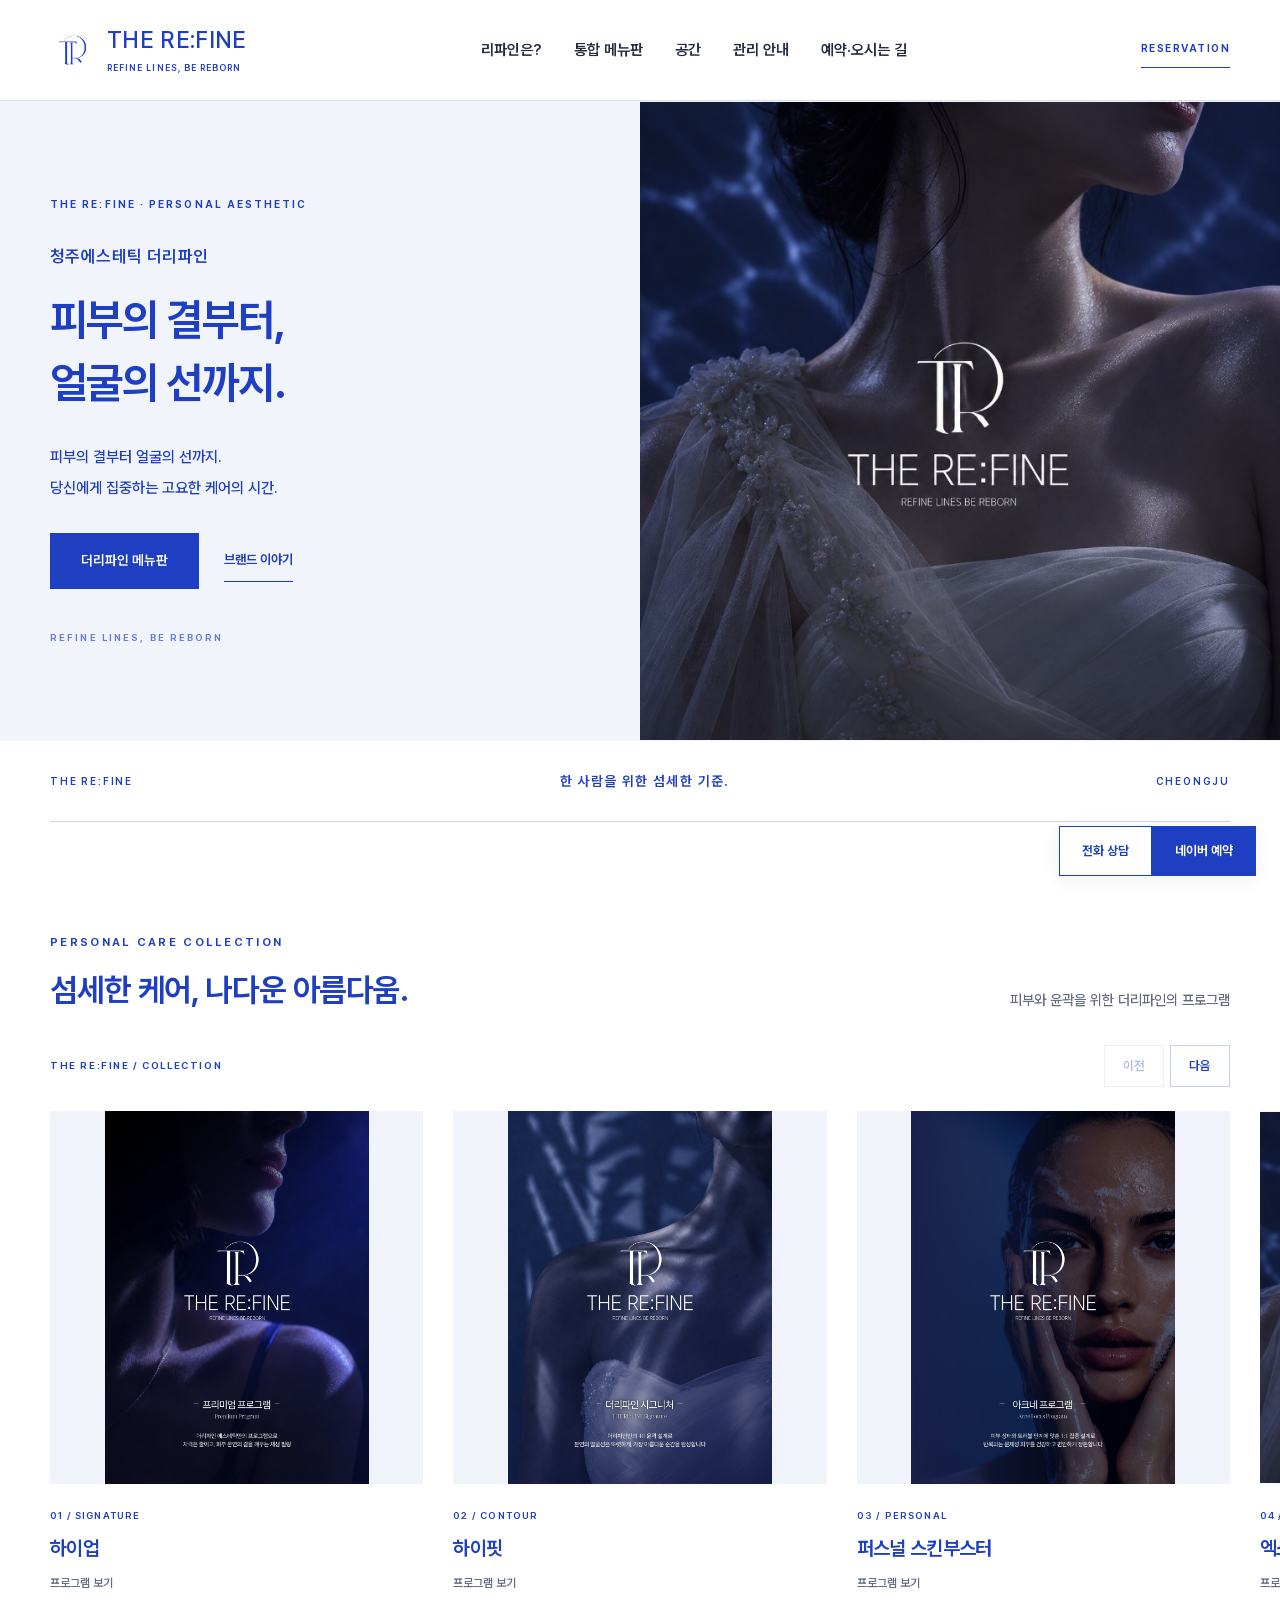
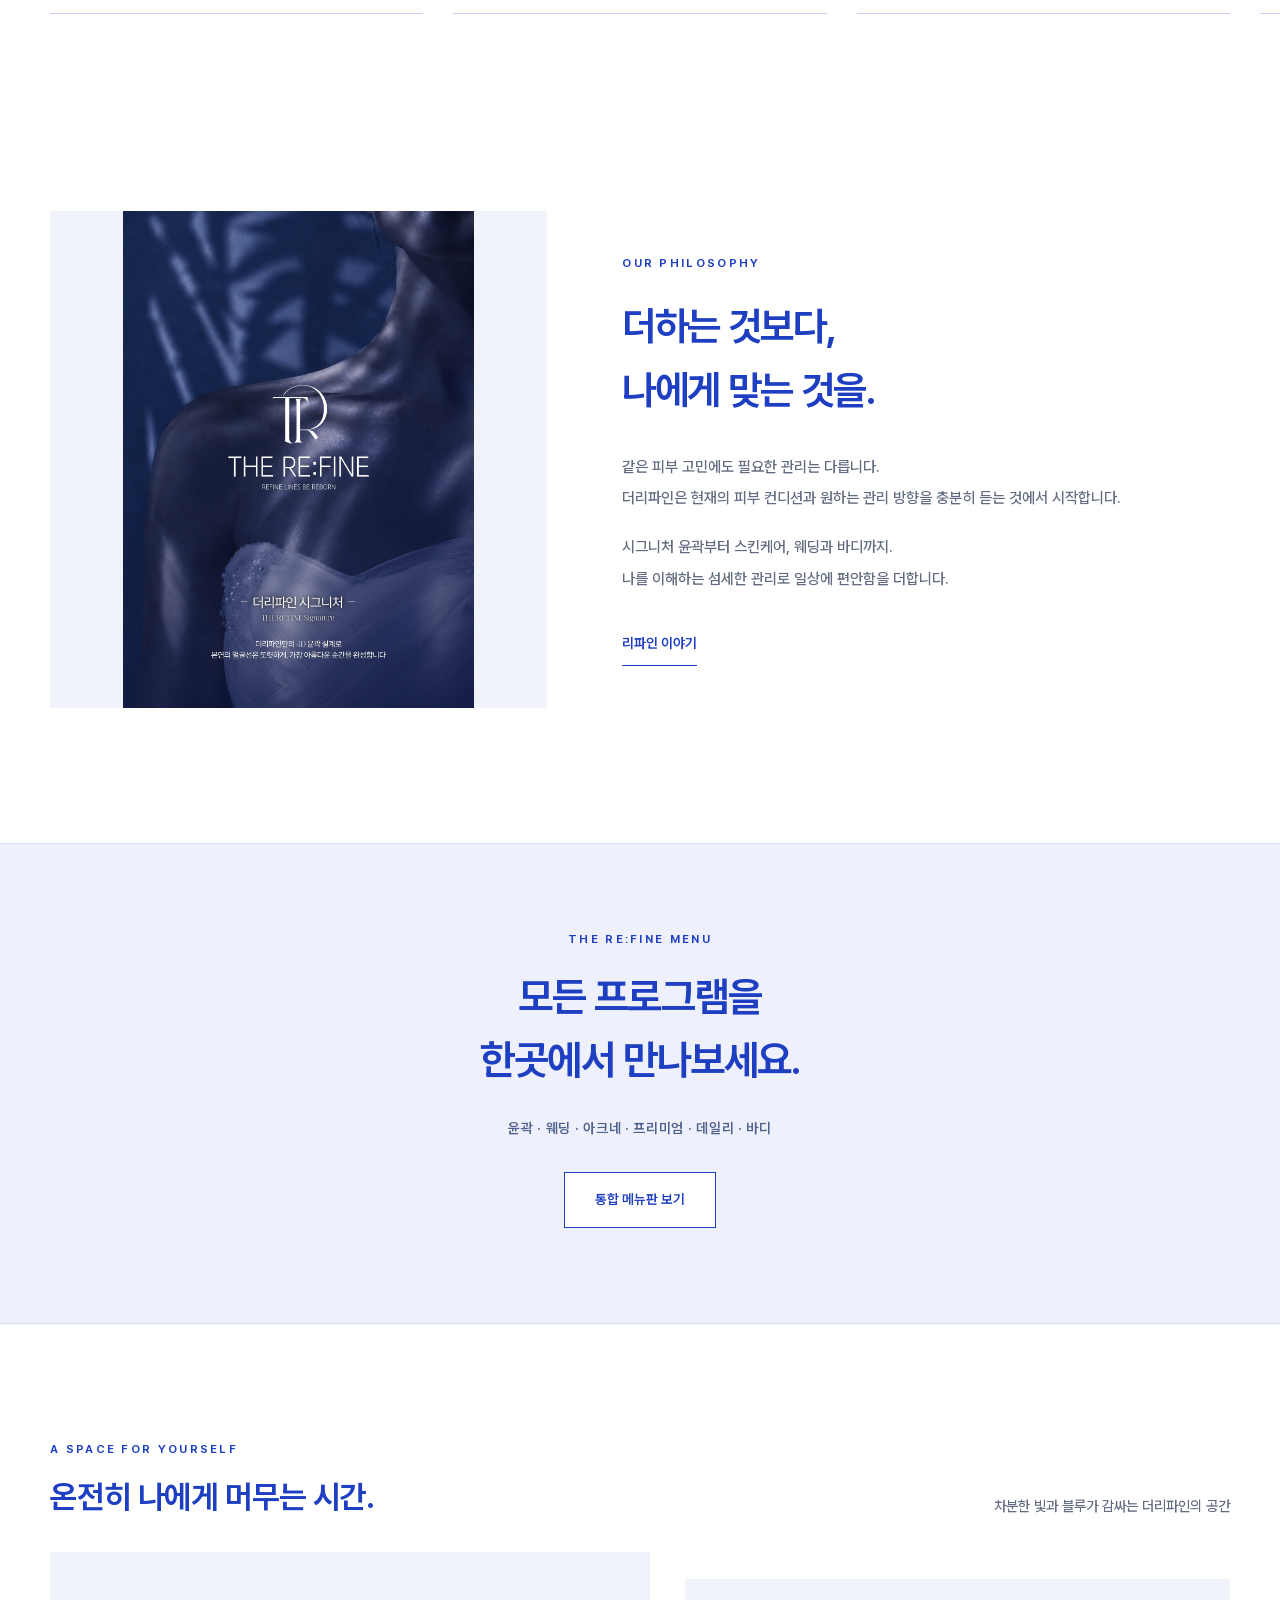
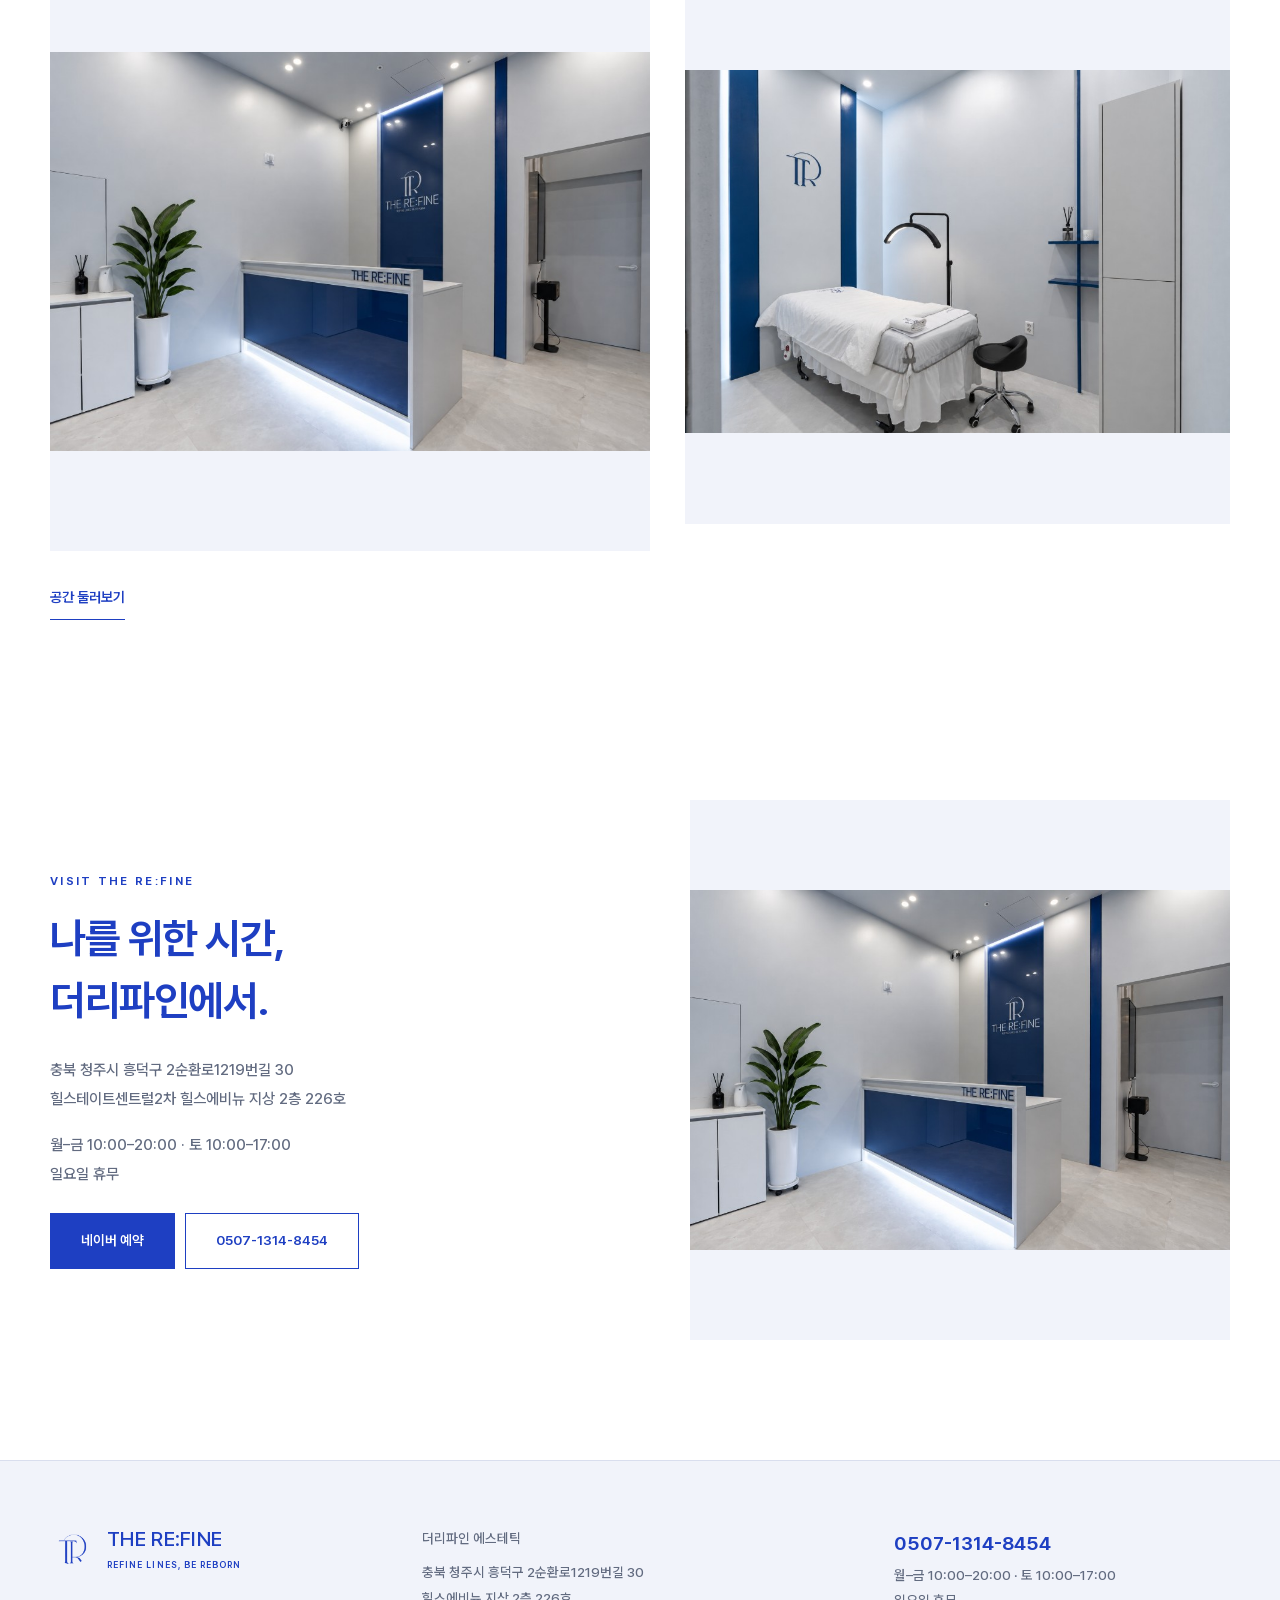
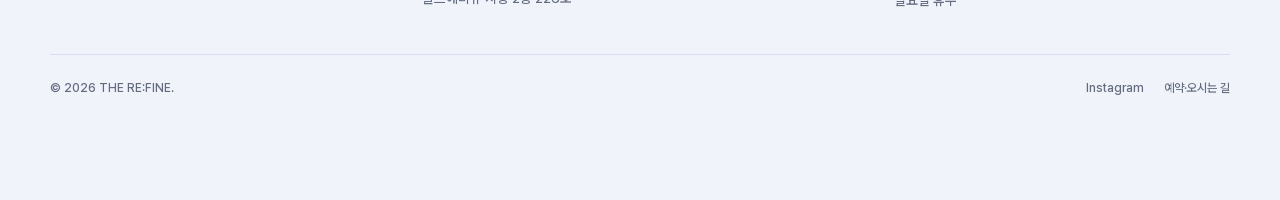
<file: index.html>
<!doctype html><html lang="ko"><head><meta charset="utf-8"><meta name="viewport" content="width=device-width,initial-scale=1"><title>청주에스테틱 더리파인 | 나를 위한 섬세한 케어</title><meta name="description" content="청주에스테틱 더리파인. 시그니처 윤곽, 웨딩, 아크네, 프리미엄, 데일리와 바디 프로그램을 통합 메뉴판에서 만나보세요."><meta name="keywords" content="청주에스테틱, 더리파인, 리파인, 청주피부관리, 청주윤곽관리"><meta name="robots" content="index,follow"><link rel="canonical" href="https://cheongju-esthetic-therefine.pages.dev/"><meta property="og:type" content="website"><meta property="og:locale" content="ko_KR"><meta property="og:site_name" content="더리파인 에스테틱"><meta property="og:title" content="청주에스테틱 더리파인 | 나를 위한 섬세한 케어"><meta property="og:description" content="청주에스테틱 더리파인. 시그니처 윤곽, 웨딩, 아크네, 프리미엄, 데일리와 바디 프로그램을 통합 메뉴판에서 만나보세요."><meta property="og:url" content="https://cheongju-esthetic-therefine.pages.dev/"><meta property="og:image" content="https://cheongju-esthetic-therefine.pages.dev/assets/images/portrait-hero.jpg"><meta name="twitter:card" content="summary_large_image"><meta name="twitter:title" content="청주에스테틱 더리파인 | 나를 위한 섬세한 케어"><meta name="twitter:description" content="청주에스테틱 더리파인. 시그니처 윤곽, 웨딩, 아크네, 프리미엄, 데일리와 바디 프로그램을 통합 메뉴판에서 만나보세요."><meta name="twitter:image" content="https://cheongju-esthetic-therefine.pages.dev/assets/images/portrait-hero.jpg"><meta name="theme-color" content="#14265a"><link rel="alternate" type="application/rss+xml" title="더리파인 RSS" href="https://cheongju-esthetic-therefine.pages.dev/rss.xml"><link rel="stylesheet" href="/assets/css/style.css"><script defer src="/assets/js/main.js"></script><!-- NAVER_VERIFICATION: 실제 소유확인 meta 태그 삽입 위치 --><script type="application/ld+json">{"@context": "https://schema.org", "@type": "WebPage", "name": "청주에스테틱 더리파인 | 나를 위한 섬세한 케어", "url": "https://cheongju-esthetic-therefine.pages.dev/", "description": "청주에스테틱 더리파인. 시그니처 윤곽, 웨딩, 아크네, 프리미엄, 데일리와 바디 프로그램을 통합 메뉴판에서 만나보세요.", "inLanguage": "ko-KR", "isPartOf": {"@type": "WebSite", "name": "더리파인 에스테틱", "url": "https://cheongju-esthetic-therefine.pages.dev/"}}</script><script type="application/ld+json">{"@context": "https://schema.org", "@type": "ItemList", "name": "더리파인 프로그램 컬렉션", "numberOfItems": 10, "itemListElement": [{"@type": "ListItem", "position": 1, "name": "하이업", "image": "https://cheongju-esthetic-therefine.pages.dev/assets/images/collection-01.jpg", "url": "https://cheongju-esthetic-therefine.pages.dev/menu/#highup"}, {"@type": "ListItem", "position": 2, "name": "하이핏", "image": "https://cheongju-esthetic-therefine.pages.dev/assets/images/collection-02.jpg", "url": "https://cheongju-esthetic-therefine.pages.dev/menu/#highfit"}, {"@type": "ListItem", "position": 3, "name": "퍼스널 스킨부스터", "image": "https://cheongju-esthetic-therefine.pages.dev/assets/images/collection-03.jpg", "url": "https://cheongju-esthetic-therefine.pages.dev/menu/#personal"}, {"@type": "ListItem", "position": 4, "name": "엑소좀 스킨 부스터", "image": "https://cheongju-esthetic-therefine.pages.dev/assets/images/collection-04.jpg", "url": "https://cheongju-esthetic-therefine.pages.dev/menu/#exosome"}, {"@type": "ListItem", "position": 5, "name": "리페어필링", "image": "https://cheongju-esthetic-therefine.pages.dev/assets/images/collection-05.jpg", "url": "https://cheongju-esthetic-therefine.pages.dev/menu/#biorepeel"}, {"@type": "ListItem", "position": 6, "name": "아크네 집중 케어", "image": "https://cheongju-esthetic-therefine.pages.dev/assets/images/collection-06.jpg", "url": "https://cheongju-esthetic-therefine.pages.dev/menu/#acne"}, {"@type": "ListItem", "position": 7, "name": "아쿠아필", "image": "https://cheongju-esthetic-therefine.pages.dev/assets/images/collection-07.jpg", "url": "https://cheongju-esthetic-therefine.pages.dev/menu/#aquapeel"}, {"@type": "ListItem", "position": 8, "name": "물방울 재생", "image": "https://cheongju-esthetic-therefine.pages.dev/assets/images/collection-08.jpg", "url": "https://cheongju-esthetic-therefine.pages.dev/menu/#water"}, {"@type": "ListItem", "position": 9, "name": "웨딩 프로그램", "image": "https://cheongju-esthetic-therefine.pages.dev/assets/images/collection-09.jpg", "url": "https://cheongju-esthetic-therefine.pages.dev/menu/#wedding"}, {"@type": "ListItem", "position": 10, "name": "바디 솔루션 필", "image": "https://cheongju-esthetic-therefine.pages.dev/assets/images/collection-10.jpg", "url": "https://cheongju-esthetic-therefine.pages.dev/menu/#body"}]}</script><link rel="icon" type="image/png" sizes="32x32" href="/favicon-32.png"><link rel="icon" type="image/png" sizes="192x192" href="/favicon-192.png"><link rel="apple-touch-icon" href="/apple-touch-icon.png"></head><body><a class="skip" href="#main">본문 바로가기</a><header class="site-header"><div class="header-inner"><a class="logo" href="/" aria-label="더리파인 홈"><img src="/assets/images/logo-blue.png" alt="더리파인 심볼" width="640" height="640" class="" loading="lazy" decoding="async"><span>THE RE:FINE<small>REFINE LINES, BE REBORN</small></span></a><button class="menu-toggle" aria-expanded="false" aria-controls="site-nav" hidden>메뉴</button><nav id="site-nav" aria-label="주 메뉴"><a href="/brand/">리파인은?</a><a href="/menu/">통합 메뉴판</a><a href="/space/">공간</a><a href="/care/">관리 안내</a><a href="/guide/">예약·오시는 길</a></nav><a class="header-book" href="https://map.naver.com/p/entry/place/2037698163" target="_blank" rel="noopener">RESERVATION</a></div></header><main id="main"><section class="elegant-hero blue-hero"><div class="hero-message"><p class="eyebrow">THE RE:FINE · PERSONAL AESTHETIC</p><h1>청주에스테틱 더리파인</h1><h2>피부의 결부터,<br><span>얼굴의 선까지.</span></h2><p class="hero-description">피부의 결부터 얼굴의 선까지.<br>당신에게 집중하는 고요한 케어의 시간.</p><div class="actions"><a class="button light" href="/menu/">더리파인 메뉴판</a><a class="hero-link" href="/brand/">브랜드 이야기</a></div><p class="hero-footnote">REFINE LINES, BE REBORN</p></div><div class="hero-portrait"><img src="/assets/images/portrait-hero.jpg" alt="얼굴과 어깨 라인을 담은 더리파인 브랜드 이미지" width="764" height="761" class="" loading="eager" decoding="async" fetchpriority="high"></div></section><div class="brand-ribbon"><span>THE RE:FINE</span><p>한 사람을 위한 섬세한 기준.</p><span>CHEONGJU</span></div><section class="collection"><div class="wrap"><div class="section-head"><div><p class="eyebrow">PERSONAL CARE COLLECTION</p><h2>섬세한 케어, 나다운 아름다움.</h2></div><p>피부와 윤곽을 위한 더리파인의 프로그램</p></div><div class="carousel-tools"><span>THE RE:FINE / COLLECTION</span><div><button data-prev aria-label="이전 프로그램">이전</button><button data-next aria-label="다음 프로그램">다음</button></div></div></div><div class="care-track" tabindex="0" aria-label="더리파인 프로그램 10가지"><a class="care-card" href="/menu/#highup"><div class="card-image"><img src="/assets/images/collection-01.jpg" alt="하이업 — 얼굴과 어깨 라인을 담은 브랜드 이미지" width="1131" height="1600" class="" loading="lazy" decoding="async"></div><div><p class="eyebrow">01 / SIGNATURE</p><h3>하이업</h3><span class="card-detail">프로그램 보기</span></div></a><a class="care-card" href="/menu/#highfit"><div class="card-image"><img src="/assets/images/collection-02.jpg" alt="하이핏 — 얼굴과 어깨 라인을 담은 브랜드 이미지" width="1131" height="1600" class="" loading="lazy" decoding="async"></div><div><p class="eyebrow">02 / CONTOUR</p><h3>하이핏</h3><span class="card-detail">프로그램 보기</span></div></a><a class="care-card" href="/menu/#personal"><div class="card-image"><img src="/assets/images/collection-03.jpg" alt="퍼스널 스킨부스터 — 얼굴과 어깨 라인을 담은 브랜드 이미지" width="1131" height="1600" class="" loading="lazy" decoding="async"></div><div><p class="eyebrow">03 / PERSONAL</p><h3>퍼스널 스킨부스터</h3><span class="card-detail">프로그램 보기</span></div></a><a class="care-card" href="/menu/#exosome"><div class="card-image"><img src="/assets/images/collection-04.jpg" alt="엑소좀 스킨 부스터 — 얼굴과 어깨 라인을 담은 브랜드 이미지" width="1131" height="1600" class="" loading="lazy" decoding="async"></div><div><p class="eyebrow">04 / PREMIUM</p><h3>엑소좀 스킨 부스터</h3><span class="card-detail">프로그램 보기</span></div></a><a class="care-card" href="/menu/#biorepeel"><div class="card-image"><img src="/assets/images/collection-05.jpg" alt="더리파인 블루 브랜드 이미지 5" width="1131" height="1600" class="" loading="lazy" decoding="async"></div><div><p class="eyebrow">05 / REPAIR</p><h3>리페어필링</h3><span class="card-detail">프로그램 보기</span></div></a><a class="care-card" href="/menu/#acne"><div class="card-image"><img src="/assets/images/collection-06.jpg" alt="더리파인 블루 브랜드 이미지 6" width="1131" height="1600" class="" loading="lazy" decoding="async"></div><div><p class="eyebrow">06 / ACNE FOCUS</p><h3>아크네 집중 케어</h3><span class="card-detail">프로그램 보기</span></div></a><a class="care-card" href="/menu/#aquapeel"><div class="card-image"><img src="/assets/images/collection-07.jpg" alt="더리파인 블루 브랜드 이미지 7" width="1131" height="1600" class="" loading="lazy" decoding="async"></div><div><p class="eyebrow">07 / DAILY</p><h3>아쿠아필</h3><span class="card-detail">프로그램 보기</span></div></a><a class="care-card" href="/menu/#water"><div class="card-image"><img src="/assets/images/collection-08.jpg" alt="더리파인 블루 브랜드 이미지 8" width="1131" height="1600" class="" loading="lazy" decoding="async"></div><div><p class="eyebrow">08 / MOISTURE</p><h3>물방울 재생</h3><span class="card-detail">프로그램 보기</span></div></a><a class="care-card" href="/menu/#wedding"><div class="card-image"><img src="/assets/images/collection-09.jpg" alt="더리파인 블루 브랜드 이미지 9" width="764" height="761" class="" loading="lazy" decoding="async"></div><div><p class="eyebrow">09 / WEDDING</p><h3>웨딩 프로그램</h3><span class="card-detail">프로그램 보기</span></div></a><a class="care-card" href="/menu/#body"><div class="card-image"><img src="/assets/images/collection-10.jpg" alt="더리파인 블루 브랜드 이미지 10" width="764" height="761" class="" loading="lazy" decoding="async"></div><div><p class="eyebrow">10 / BODY</p><h3>바디 솔루션 필</h3><span class="card-detail">프로그램 보기</span></div></a></div></section><section class="story wrap"><div class="story-visual"><img src="/assets/images/signature.jpg" alt="어깨와 데콜테 라인을 표현한 더리파인 이미지" width="1358" height="1920" class="" loading="lazy" decoding="async"></div><div class="story-copy"><p class="eyebrow">OUR PHILOSOPHY</p><h2>더하는 것보다,<br>나에게 맞는 것을.</h2><p>같은 피부 고민에도 필요한 관리는 다릅니다.<br>더리파인은 현재의 피부 컨디션과 원하는 관리 방향을 충분히 듣는 것에서 시작합니다.</p><p>시그니처 윤곽부터 스킨케어, 웨딩과 바디까지.<br>나를 이해하는 섬세한 관리로 일상에 편안함을 더합니다.</p><a class="text-link" href="/brand/">리파인 이야기</a></div></section><section class="menu-invitation"><div class="wrap"><p class="eyebrow">THE RE:FINE MENU</p><h2>모든 프로그램을<br>한곳에서 만나보세요.</h2><p>윤곽 · 웨딩 · 아크네 · 프리미엄 · 데일리 · 바디</p><a class="button outline" href="/menu/">통합 메뉴판 보기</a></div></section><section class="space-band"><div class="wrap"><div class="section-head"><div><p class="eyebrow">A SPACE FOR YOURSELF</p><h2>온전히 나에게 머무는 시간.</h2></div><p>차분한 빛과 블루가 감싸는 더리파인의 공간</p></div><div class="space-pair"><img src="/assets/images/int-counter.jpg" alt="더리파인 실제 리셉션" width="900" height="600" class="" loading="lazy" decoding="async"><img src="/assets/images/int-sisul2.jpg" alt="더리파인 실제 개인 관리실" width="900" height="600" class="" loading="lazy" decoding="async"></div><a class="text-link" href="/space/">공간 둘러보기</a></div></section><section class="visit wrap"><div><p class="eyebrow">VISIT THE RE:FINE</p><h2>나를 위한 시간,<br>더리파인에서.</h2><p>충북 청주시 흥덕구 2순환로1219번길 30<br>힐스테이트센트럴2차 힐스에비뉴 지상 2층 226호</p><p>월–금 10:00–20:00 · 토 10:00–17:00<br>일요일 휴무</p><div class="actions"><a class="button" href="https://map.naver.com/p/entry/place/2037698163">네이버 예약</a><a class="button outline" href="tel:050713148454">0507-1314-8454</a></div></div><img src="/assets/images/int-counter.jpg" alt="더리파인 실제 리셉션 공간" width="900" height="600" class="" loading="lazy" decoding="async"></section></main><footer><div class="wrap footer-main"><a class="logo" href="/" aria-label="더리파인 홈"><img src="/assets/images/logo-blue.png" alt="더리파인 심볼" width="640" height="640" class="" loading="lazy" decoding="async"><span>THE RE:FINE<small>REFINE LINES, BE REBORN</small></span></a><div><p>더리파인 에스테틱</p><p>충북 청주시 흥덕구 2순환로1219번길 30<br>힐스에비뉴 지상 2층 226호</p></div><div><a href="tel:050713148454">0507-1314-8454</a><p>월–금 10:00–20:00 · 토 10:00–17:00<br>일요일 휴무</p></div></div><div class="wrap footer-bottom"><span>© 2026 THE RE:FINE.</span><div><a href="https://www.instagram.com/the.refine_/" target="_blank" rel="noopener">Instagram</a><a href="/guide/">예약·오시는 길</a></div></div></footer><aside class="floating-contact" aria-label="빠른 문의"><a href="tel:050713148454">전화 상담</a><a href="https://map.naver.com/p/entry/place/2037698163" target="_blank" rel="noopener">네이버 예약</a></aside></body></html>
</file>
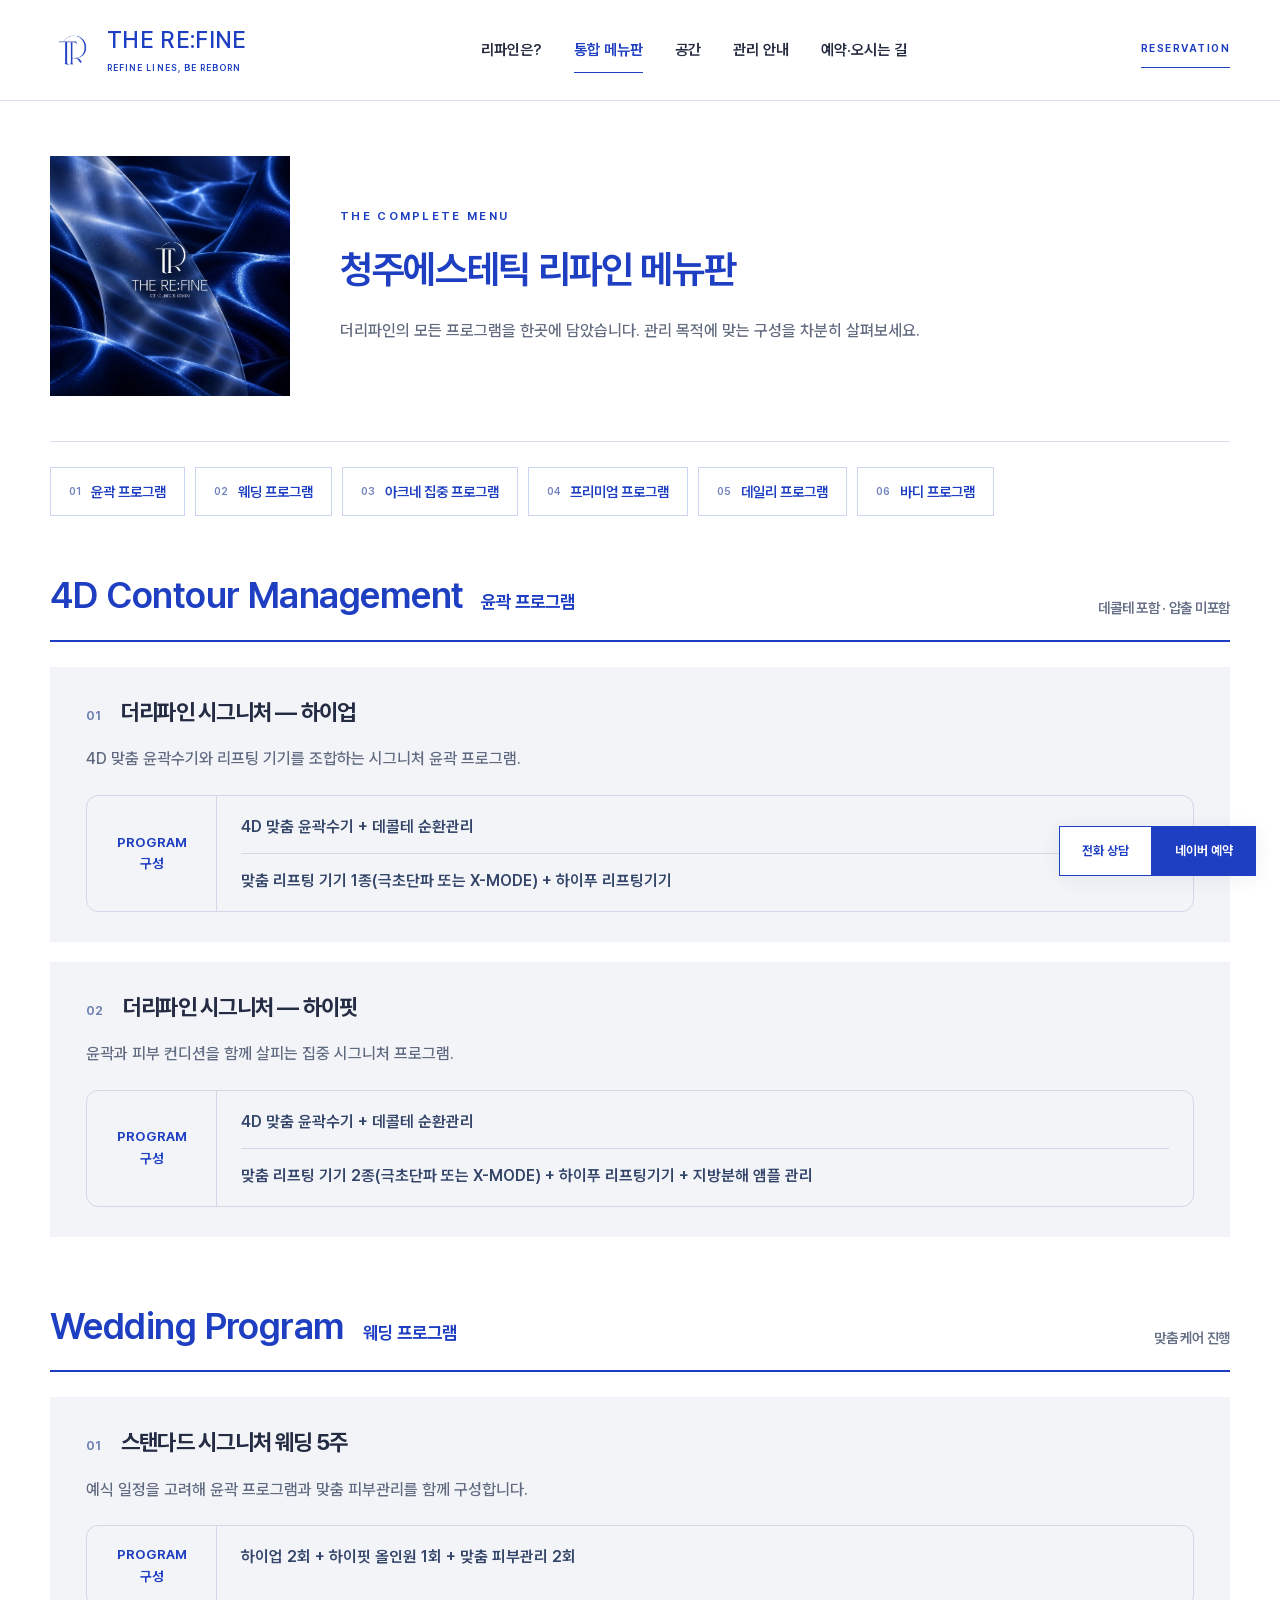
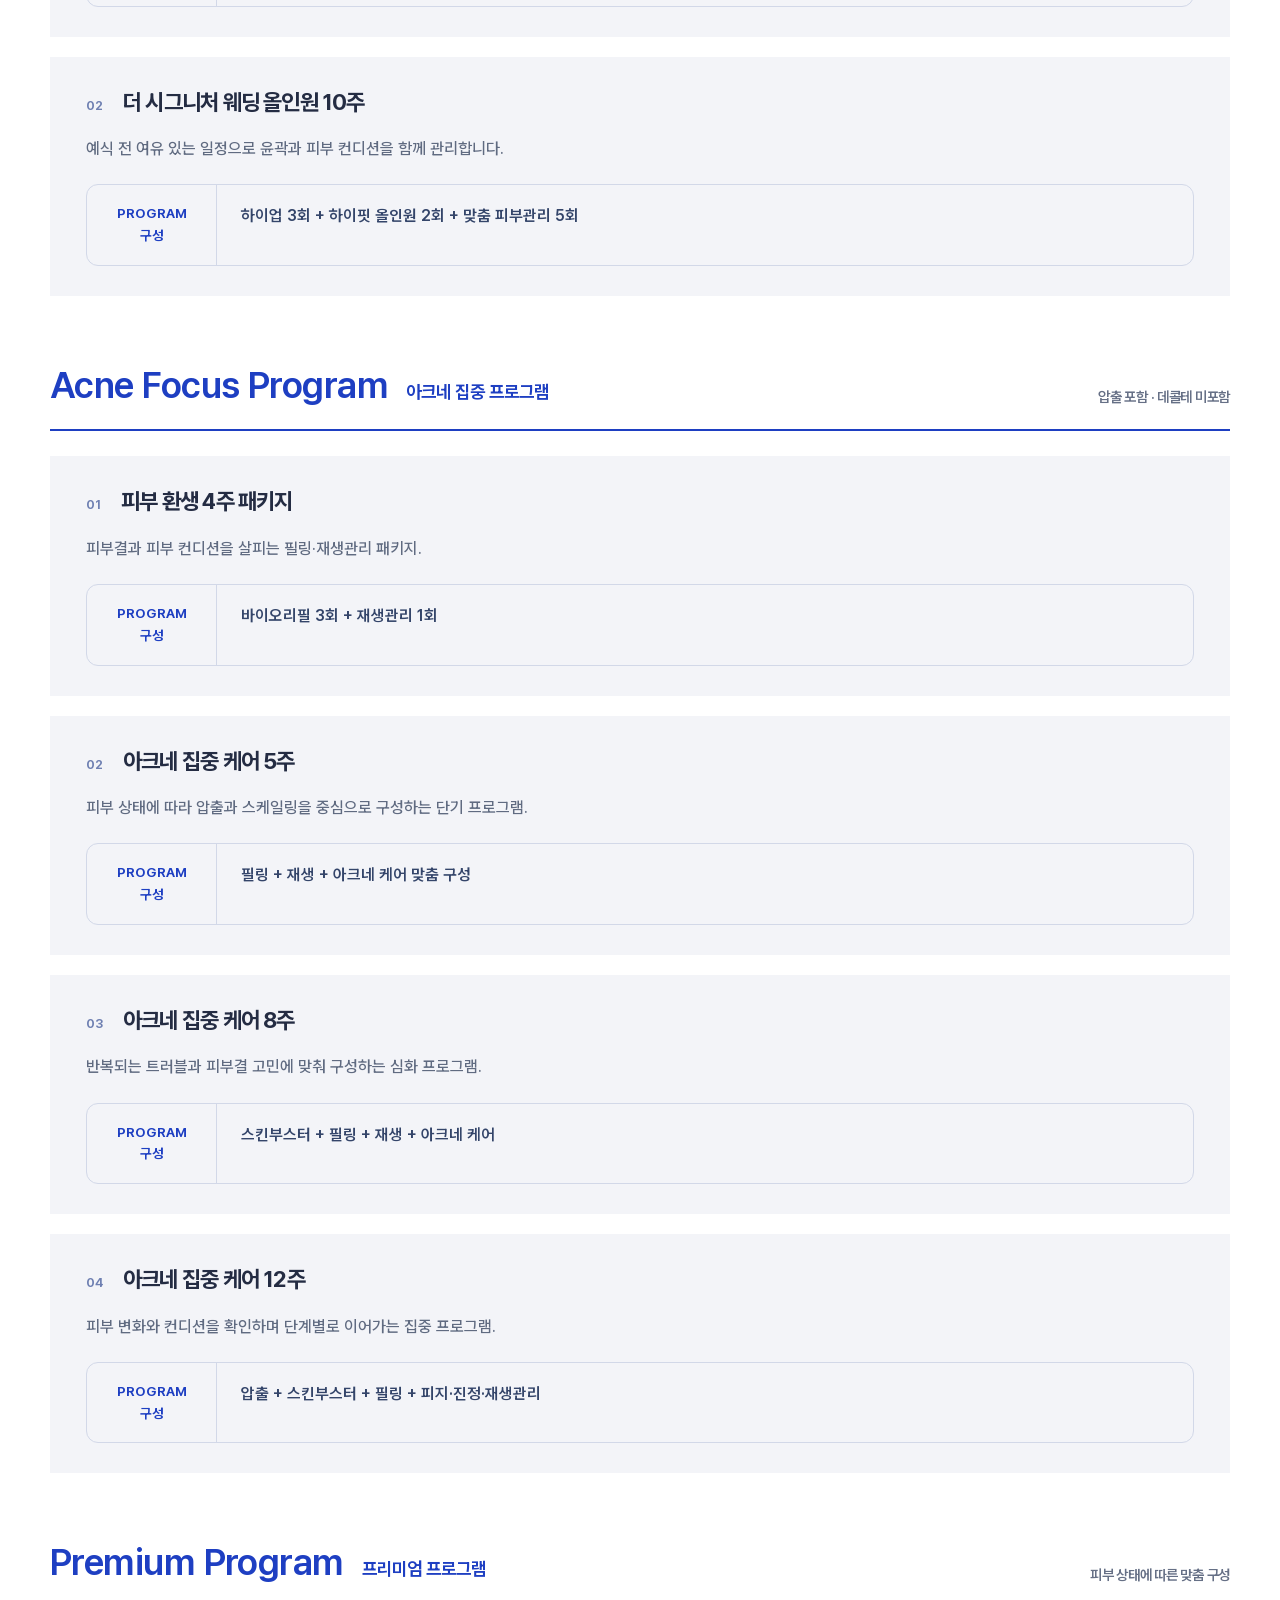
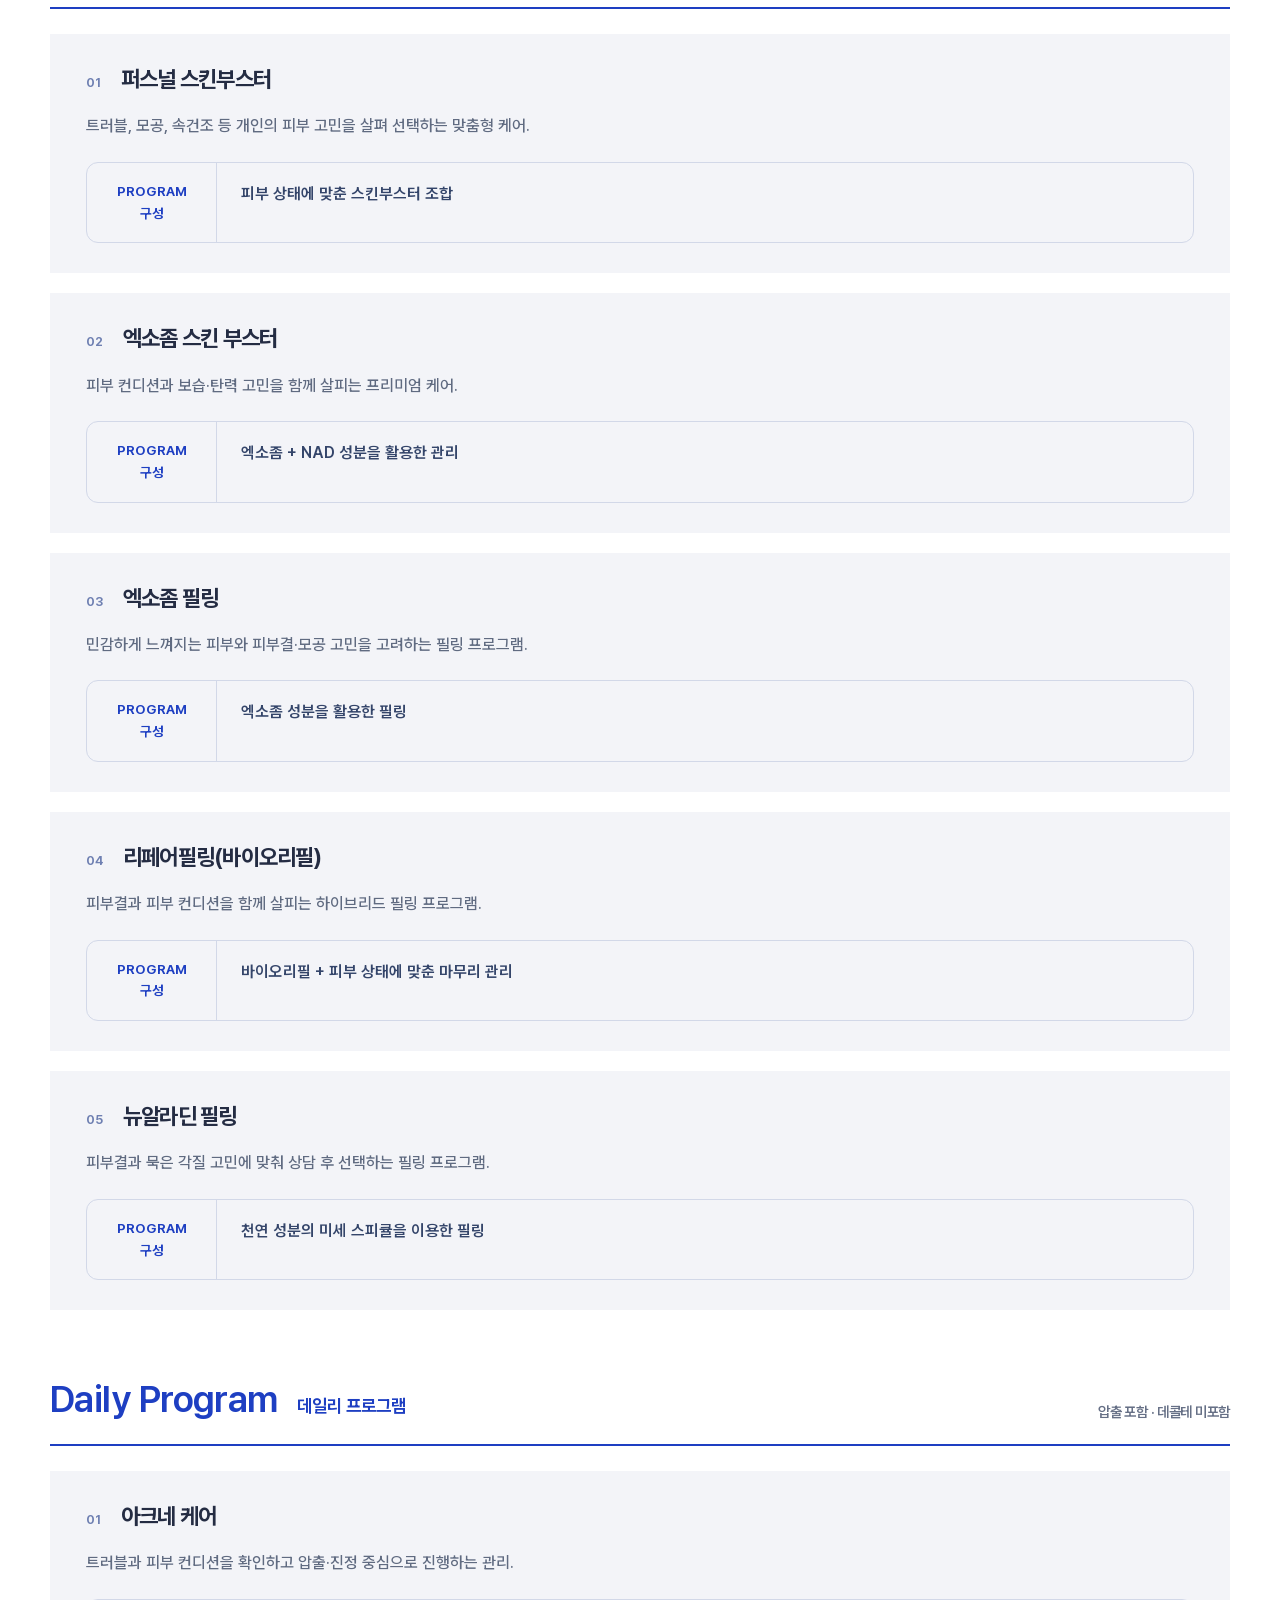
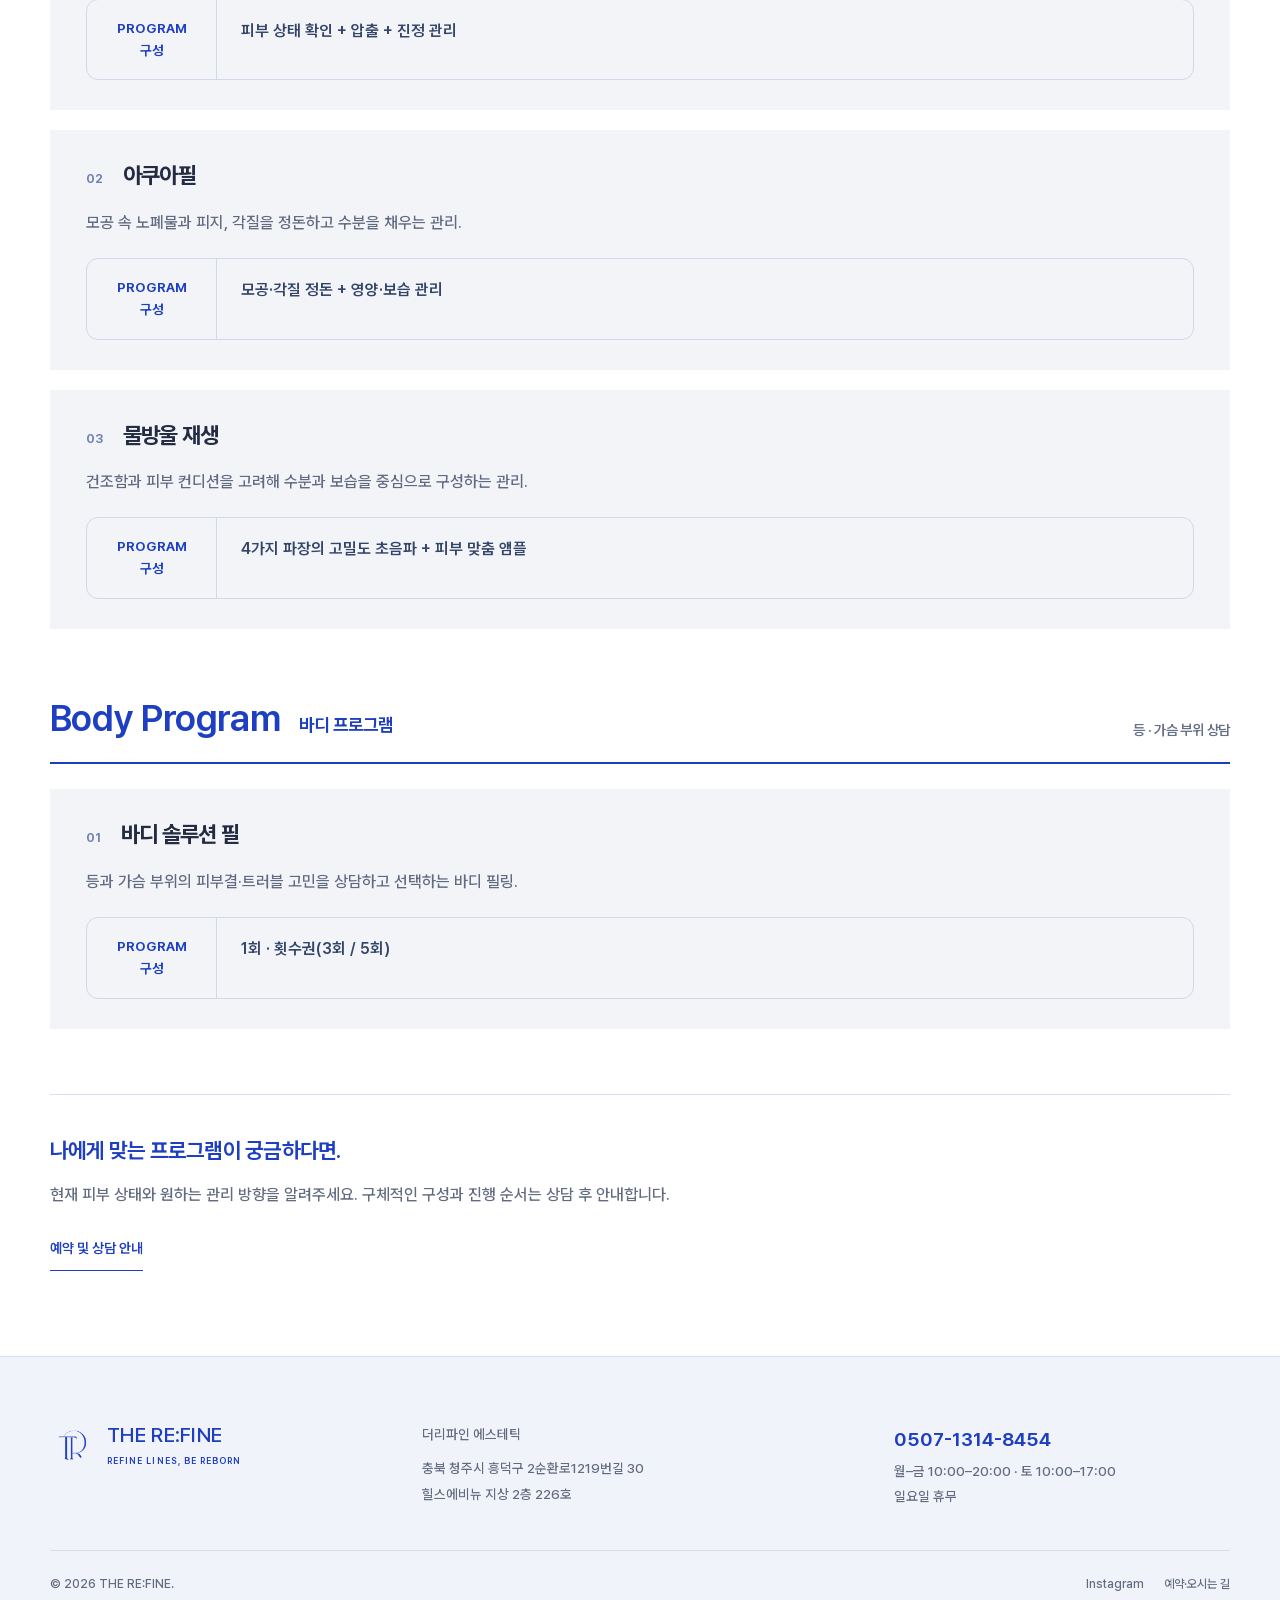
<file: body/index.html>
<!doctype html><html lang="ko"><head><meta charset="utf-8"><meta http-equiv="refresh" content="0;url=/menu/"><meta name="robots" content="noindex,follow"><title>청주에스테틱 리파인 통합 메뉴판</title><link rel="canonical" href="https://cheongju-esthetic-therefine.pages.dev/menu/"></head><body><a href="/menu/">통합 메뉴판</a></body></html>
</file>
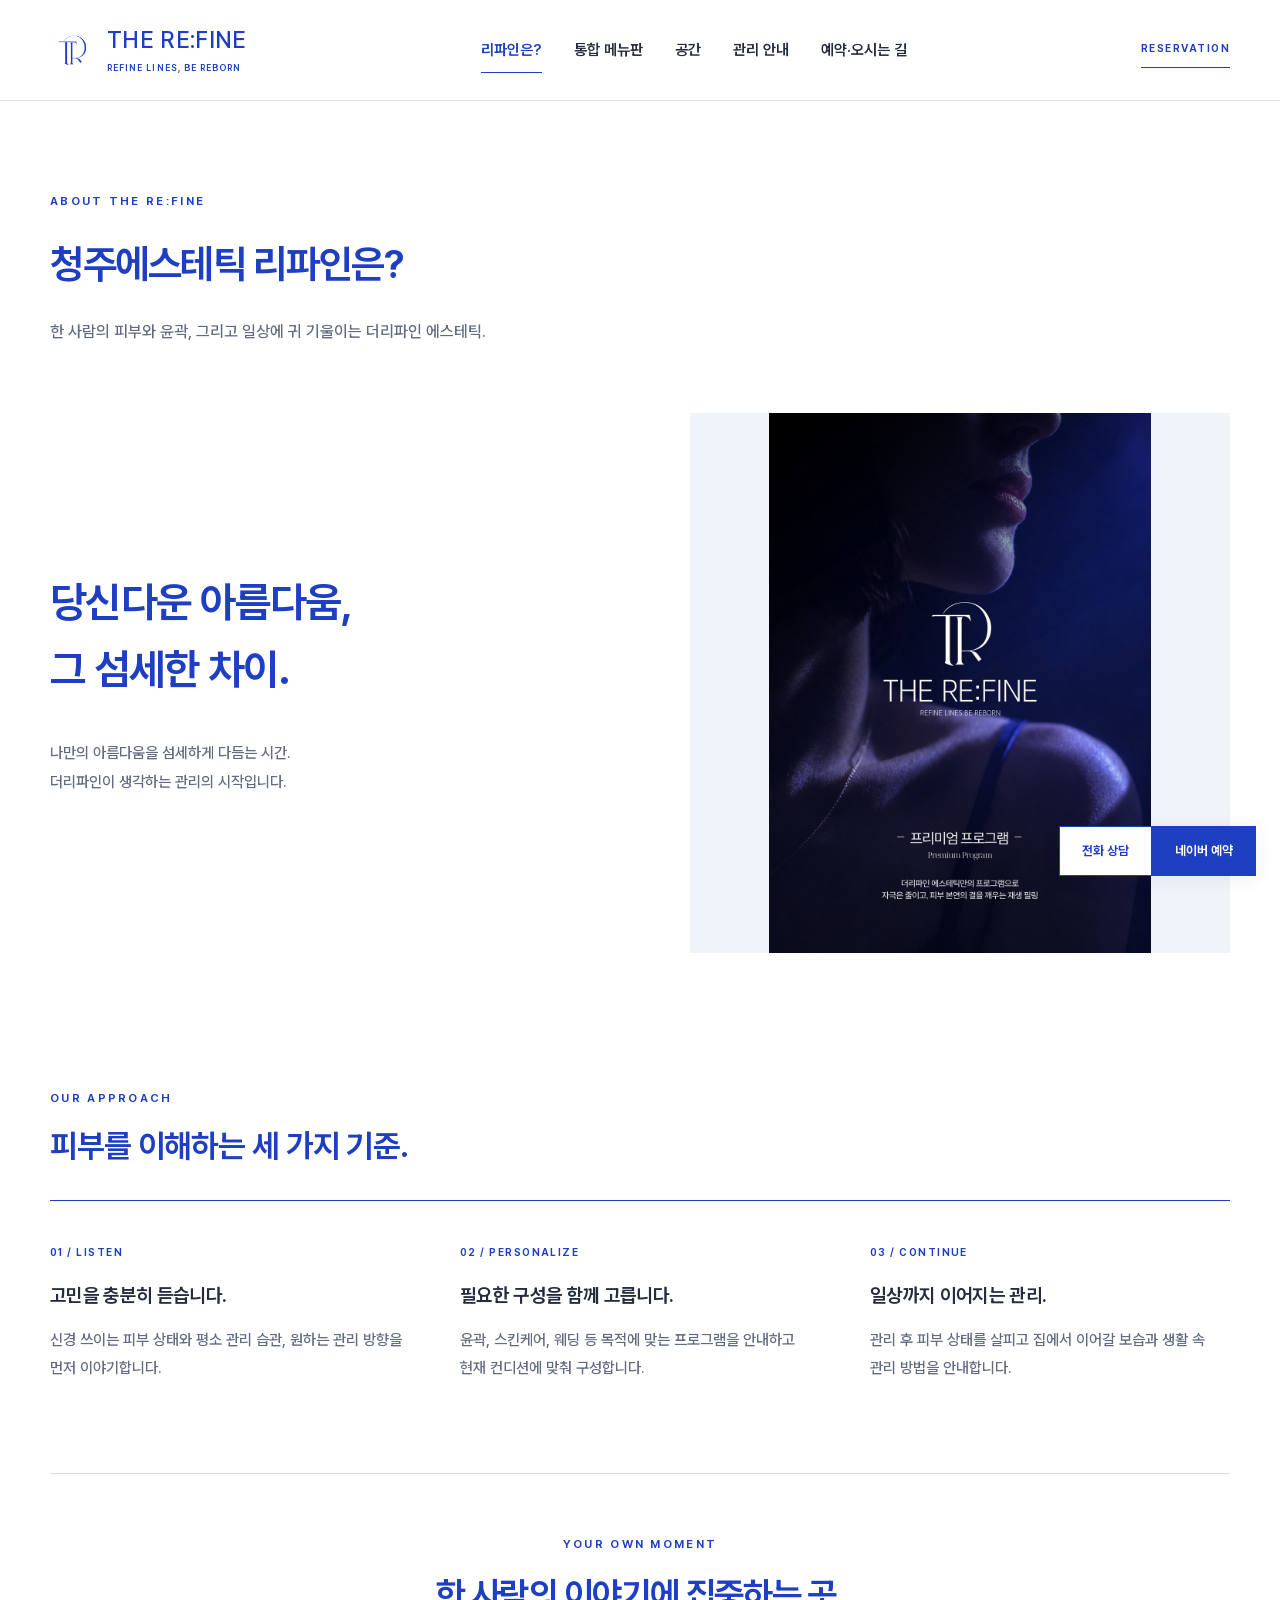
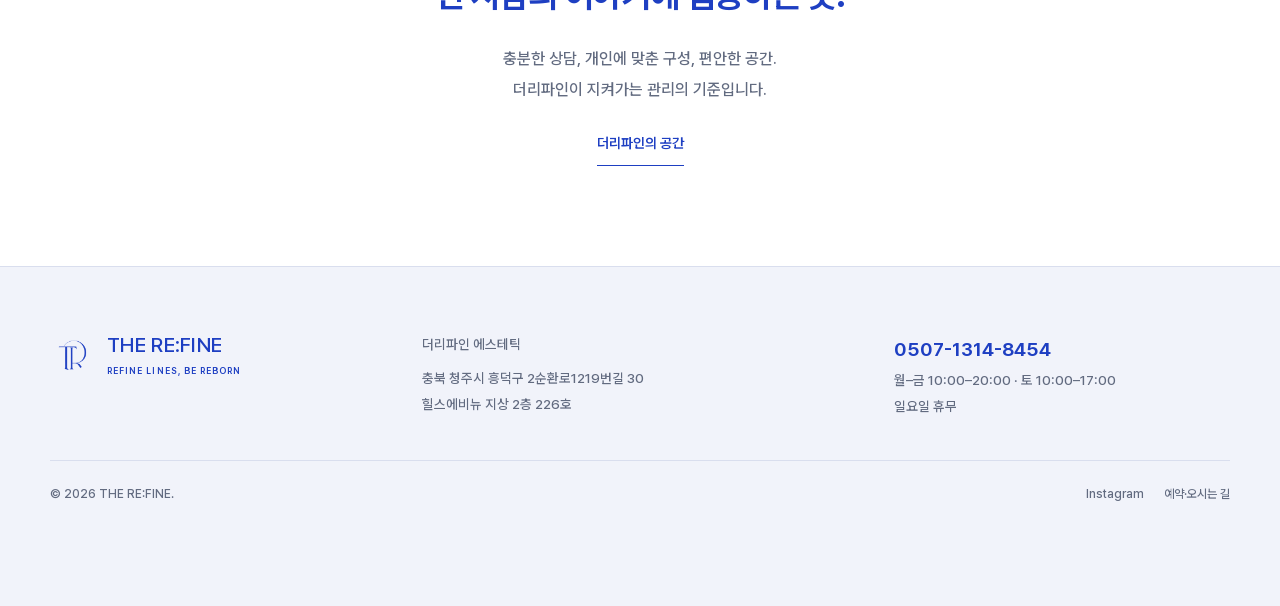
<file: brand/index.html>
<!doctype html><html lang="ko"><head><meta charset="utf-8"><meta name="viewport" content="width=device-width,initial-scale=1"><title>청주에스테틱 리파인은?</title><meta name="description" content="청주에스테틱 더리파인의 브랜드 이야기. 한 사람을 위한 상담과 섬세한 맞춤 관리의 기준을 소개합니다."><meta name="keywords" content="청주에스테틱, 더리파인, 리파인, 청주피부관리, 청주윤곽관리"><meta name="robots" content="index,follow"><link rel="canonical" href="https://cheongju-esthetic-therefine.pages.dev/brand/"><meta property="og:type" content="website"><meta property="og:locale" content="ko_KR"><meta property="og:site_name" content="더리파인 에스테틱"><meta property="og:title" content="청주에스테틱 리파인은?"><meta property="og:description" content="청주에스테틱 더리파인의 브랜드 이야기. 한 사람을 위한 상담과 섬세한 맞춤 관리의 기준을 소개합니다."><meta property="og:url" content="https://cheongju-esthetic-therefine.pages.dev/brand/"><meta property="og:image" content="https://cheongju-esthetic-therefine.pages.dev/assets/images/signature.jpg"><meta name="twitter:card" content="summary_large_image"><meta name="twitter:title" content="청주에스테틱 리파인은?"><meta name="twitter:description" content="청주에스테틱 더리파인의 브랜드 이야기. 한 사람을 위한 상담과 섬세한 맞춤 관리의 기준을 소개합니다."><meta name="twitter:image" content="https://cheongju-esthetic-therefine.pages.dev/assets/images/signature.jpg"><meta name="theme-color" content="#14265a"><link rel="alternate" type="application/rss+xml" title="더리파인 RSS" href="https://cheongju-esthetic-therefine.pages.dev/rss.xml"><link rel="stylesheet" href="/assets/css/style.css"><script defer src="/assets/js/main.js"></script><!-- NAVER_VERIFICATION: 실제 소유확인 meta 태그 삽입 위치 --><script type="application/ld+json">{"@context": "https://schema.org", "@type": "WebPage", "name": "청주에스테틱 리파인은?", "url": "https://cheongju-esthetic-therefine.pages.dev/brand/", "description": "청주에스테틱 더리파인의 브랜드 이야기. 한 사람을 위한 상담과 섬세한 맞춤 관리의 기준을 소개합니다.", "inLanguage": "ko-KR", "isPartOf": {"@type": "WebSite", "name": "더리파인 에스테틱", "url": "https://cheongju-esthetic-therefine.pages.dev/"}}</script><script type="application/ld+json">{"@context": "https://schema.org", "@type": "BreadcrumbList", "itemListElement": [{"@type": "ListItem", "position": 1, "name": "홈", "item": "https://cheongju-esthetic-therefine.pages.dev/"}, {"@type": "ListItem", "position": 2, "name": "청주에스테틱 리파인은?", "item": "https://cheongju-esthetic-therefine.pages.dev/brand/"}]}</script><link rel="icon" type="image/png" sizes="32x32" href="/favicon-32.png"><link rel="icon" type="image/png" sizes="192x192" href="/favicon-192.png"><link rel="apple-touch-icon" href="/apple-touch-icon.png"></head><body><a class="skip" href="#main">본문 바로가기</a><header class="site-header"><div class="header-inner"><a class="logo" href="/" aria-label="더리파인 홈"><img src="/assets/images/logo-blue.png" alt="더리파인 심볼" width="640" height="640" class="" loading="lazy" decoding="async"><span>THE RE:FINE<small>REFINE LINES, BE REBORN</small></span></a><button class="menu-toggle" aria-expanded="false" aria-controls="site-nav" hidden>메뉴</button><nav id="site-nav" aria-label="주 메뉴"><a href="/brand/" aria-current="page">리파인은?</a><a href="/menu/">통합 메뉴판</a><a href="/space/">공간</a><a href="/care/">관리 안내</a><a href="/guide/">예약·오시는 길</a></nav><a class="header-book" href="https://map.naver.com/p/entry/place/2037698163" target="_blank" rel="noopener">RESERVATION</a></div></header><main id="main"><section class="intro wrap"><p class="eyebrow">ABOUT THE RE:FINE</p><h1>청주에스테틱 리파인은?</h1><p class="lead">한 사람의 피부와 윤곽, 그리고 일상에 귀 기울이는 더리파인 에스테틱.</p></section><section class="brand-statement wrap"><div><p class="serif">당신다운 아름다움,<br>그 섬세한 차이.</p><p>나만의 아름다움을 섬세하게 다듬는 시간.<br>더리파인이 생각하는 관리의 시작입니다.</p></div><img src="/assets/images/collection-01.jpg" alt="더리파인의 블루 실크 브랜드 비주얼" width="1200" height="1200" class="" loading="lazy" decoding="async"></section><section class="wrap values"><div class="section-head"><div><p class="eyebrow">OUR APPROACH</p><h2>피부를 이해하는 세 가지 기준.</h2></div><p></p></div><div class="three-cols"><article><span>01 / LISTEN</span><h3>고민을 충분히 듣습니다.</h3><p>신경 쓰이는 피부 상태와 평소 관리 습관, 원하는 관리 방향을 먼저 이야기합니다.</p></article><article><span>02 / PERSONALIZE</span><h3>필요한 구성을 함께 고릅니다.</h3><p>윤곽, 스킨케어, 웨딩 등 목적에 맞는 프로그램을 안내하고 현재 컨디션에 맞춰 구성합니다.</p></article><article><span>03 / CONTINUE</span><h3>일상까지 이어지는 관리.</h3><p>관리 후 피부 상태를 살피고 집에서 이어갈 보습과 생활 속 관리 방법을 안내합니다.</p></article></div></section><section class="brand-closing wrap"><p class="eyebrow">YOUR OWN MOMENT</p><h2>한 사람의 이야기에 집중하는 곳.</h2><p>충분한 상담, 개인에 맞춘 구성, 편안한 공간.<br>더리파인이 지켜가는 관리의 기준입니다.</p><a class="text-link" href="/space/">더리파인의 공간</a></section></main><footer><div class="wrap footer-main"><a class="logo" href="/" aria-label="더리파인 홈"><img src="/assets/images/logo-blue.png" alt="더리파인 심볼" width="640" height="640" class="" loading="lazy" decoding="async"><span>THE RE:FINE<small>REFINE LINES, BE REBORN</small></span></a><div><p>더리파인 에스테틱</p><p>충북 청주시 흥덕구 2순환로1219번길 30<br>힐스에비뉴 지상 2층 226호</p></div><div><a href="tel:050713148454">0507-1314-8454</a><p>월–금 10:00–20:00 · 토 10:00–17:00<br>일요일 휴무</p></div></div><div class="wrap footer-bottom"><span>© 2026 THE RE:FINE.</span><div><a href="https://www.instagram.com/the.refine_/" target="_blank" rel="noopener">Instagram</a><a href="/guide/">예약·오시는 길</a></div></div></footer><aside class="floating-contact" aria-label="빠른 문의"><a href="tel:050713148454">전화 상담</a><a href="https://map.naver.com/p/entry/place/2037698163" target="_blank" rel="noopener">네이버 예약</a></aside></body></html>
</file>
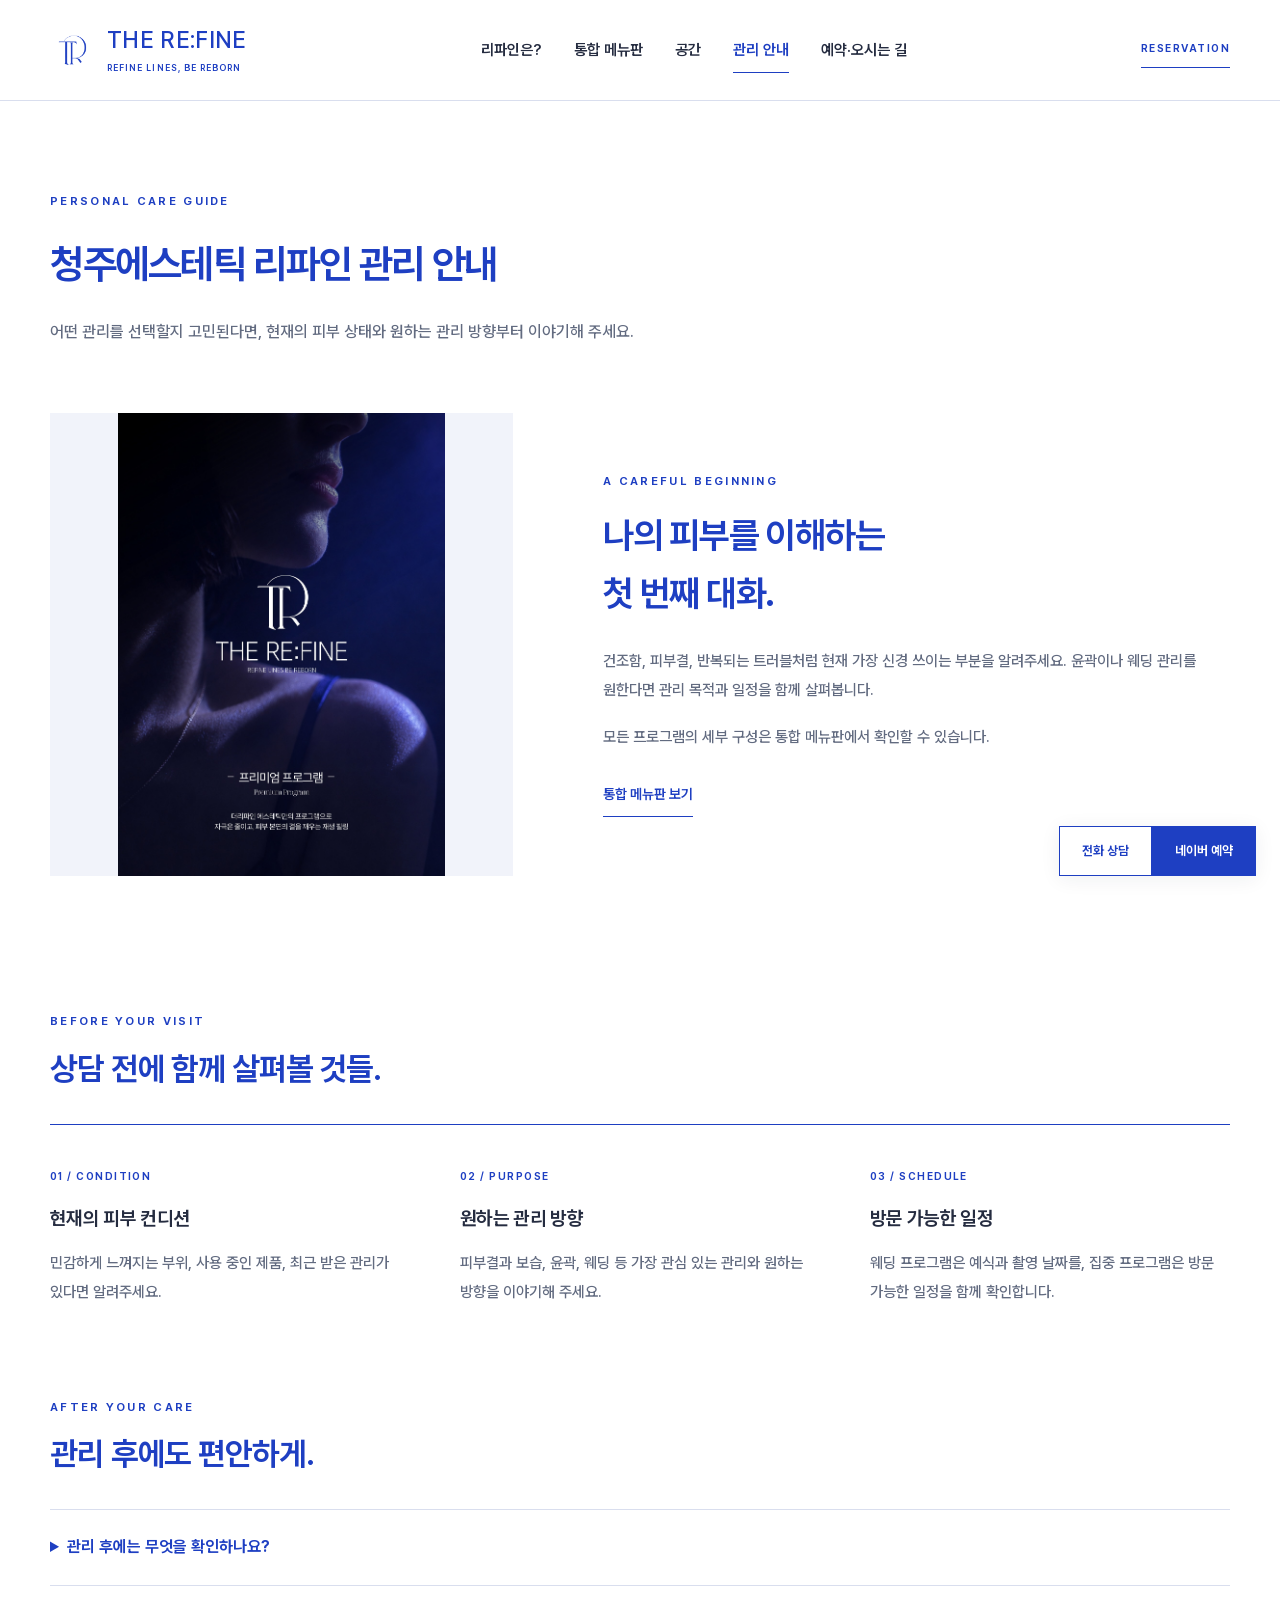
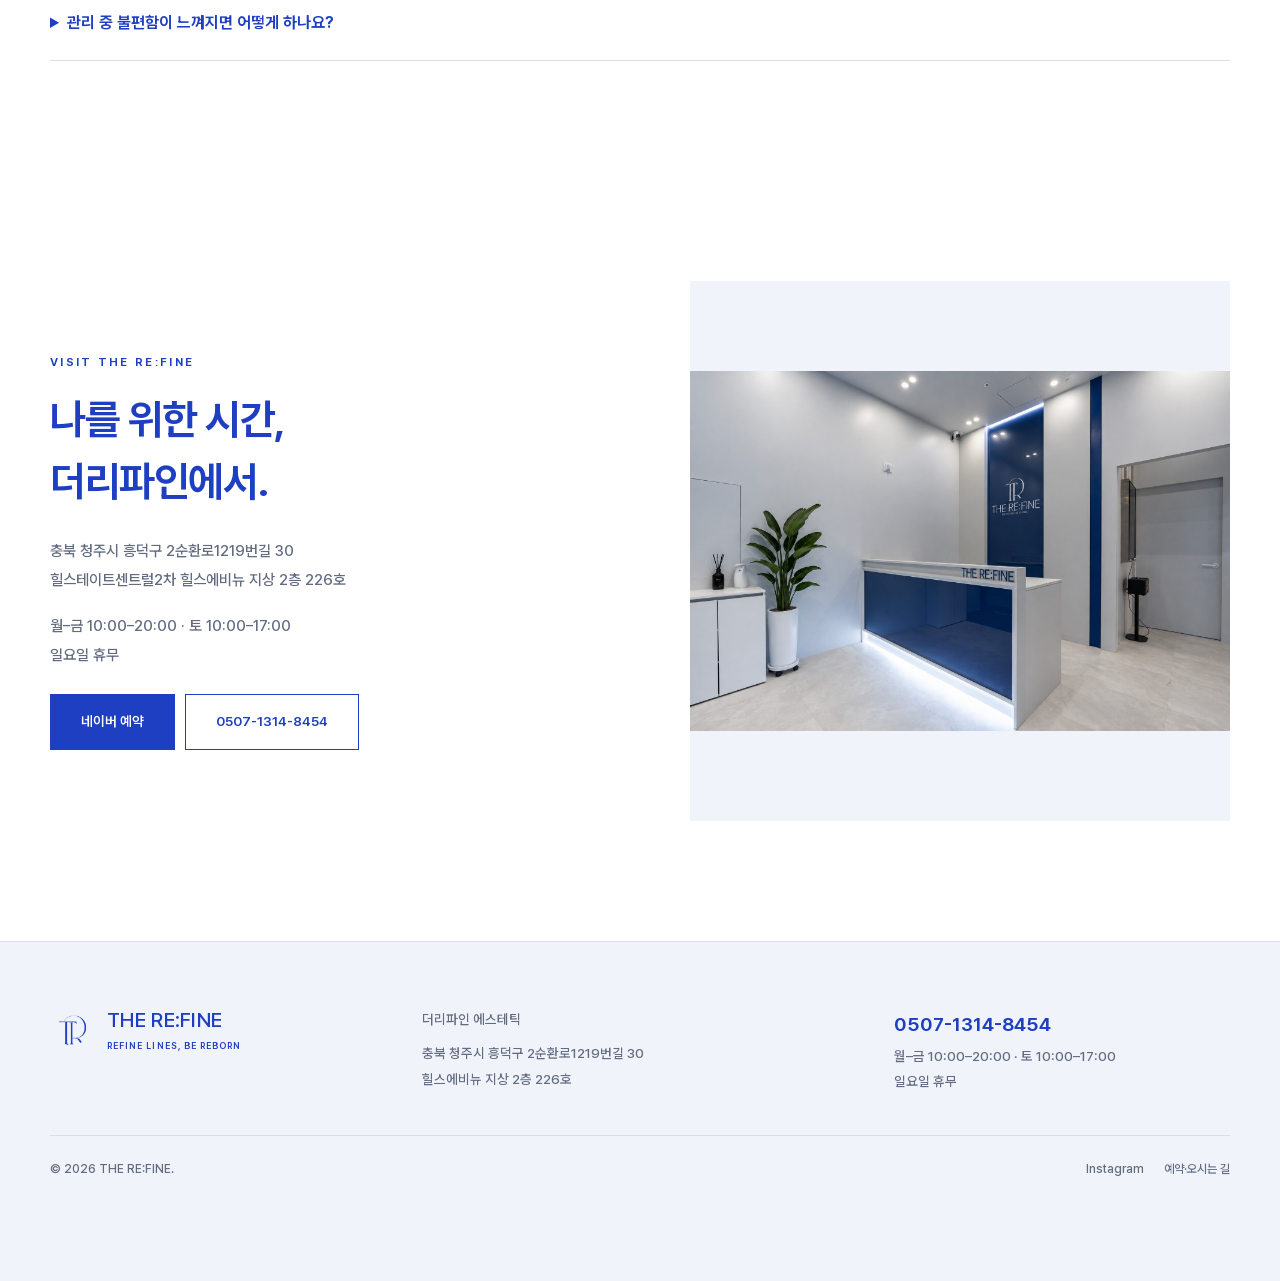
<file: care/index.html>
<!doctype html><html lang="ko"><head><meta charset="utf-8"><meta name="viewport" content="width=device-width,initial-scale=1"><title>청주에스테틱 리파인 관리 안내</title><meta name="description" content="청주에스테틱 리파인의 프로그램 선택과 관리 전후 안내. 피부 컨디션, 원하는 관리 방향과 방문 일정을 함께 살펴봅니다."><meta name="keywords" content="청주에스테틱, 더리파인, 리파인, 청주피부관리, 청주윤곽관리"><meta name="robots" content="index,follow"><link rel="canonical" href="https://cheongju-esthetic-therefine.pages.dev/care/"><meta property="og:type" content="website"><meta property="og:locale" content="ko_KR"><meta property="og:site_name" content="더리파인 에스테틱"><meta property="og:title" content="청주에스테틱 리파인 관리 안내"><meta property="og:description" content="청주에스테틱 리파인의 프로그램 선택과 관리 전후 안내. 피부 컨디션, 원하는 관리 방향과 방문 일정을 함께 살펴봅니다."><meta property="og:url" content="https://cheongju-esthetic-therefine.pages.dev/care/"><meta property="og:image" content="https://cheongju-esthetic-therefine.pages.dev/assets/images/premium.jpg"><meta name="twitter:card" content="summary_large_image"><meta name="twitter:title" content="청주에스테틱 리파인 관리 안내"><meta name="twitter:description" content="청주에스테틱 리파인의 프로그램 선택과 관리 전후 안내. 피부 컨디션, 원하는 관리 방향과 방문 일정을 함께 살펴봅니다."><meta name="twitter:image" content="https://cheongju-esthetic-therefine.pages.dev/assets/images/premium.jpg"><meta name="theme-color" content="#14265a"><link rel="alternate" type="application/rss+xml" title="더리파인 RSS" href="https://cheongju-esthetic-therefine.pages.dev/rss.xml"><link rel="stylesheet" href="/assets/css/style.css"><script defer src="/assets/js/main.js"></script><!-- NAVER_VERIFICATION: 실제 소유확인 meta 태그 삽입 위치 --><script type="application/ld+json">{"@context": "https://schema.org", "@type": "WebPage", "name": "청주에스테틱 리파인 관리 안내", "url": "https://cheongju-esthetic-therefine.pages.dev/care/", "description": "청주에스테틱 리파인의 프로그램 선택과 관리 전후 안내. 피부 컨디션, 원하는 관리 방향과 방문 일정을 함께 살펴봅니다.", "inLanguage": "ko-KR", "isPartOf": {"@type": "WebSite", "name": "더리파인 에스테틱", "url": "https://cheongju-esthetic-therefine.pages.dev/"}}</script><script type="application/ld+json">{"@context": "https://schema.org", "@type": "BreadcrumbList", "itemListElement": [{"@type": "ListItem", "position": 1, "name": "홈", "item": "https://cheongju-esthetic-therefine.pages.dev/"}, {"@type": "ListItem", "position": 2, "name": "청주에스테틱 리파인 관리 안내", "item": "https://cheongju-esthetic-therefine.pages.dev/care/"}]}</script><link rel="icon" type="image/png" sizes="32x32" href="/favicon-32.png"><link rel="icon" type="image/png" sizes="192x192" href="/favicon-192.png"><link rel="apple-touch-icon" href="/apple-touch-icon.png"></head><body><a class="skip" href="#main">본문 바로가기</a><header class="site-header"><div class="header-inner"><a class="logo" href="/" aria-label="더리파인 홈"><img src="/assets/images/logo-blue.png" alt="더리파인 심볼" width="640" height="640" class="" loading="lazy" decoding="async"><span>THE RE:FINE<small>REFINE LINES, BE REBORN</small></span></a><button class="menu-toggle" aria-expanded="false" aria-controls="site-nav" hidden>메뉴</button><nav id="site-nav" aria-label="주 메뉴"><a href="/brand/">리파인은?</a><a href="/menu/">통합 메뉴판</a><a href="/space/">공간</a><a href="/care/" aria-current="page">관리 안내</a><a href="/guide/">예약·오시는 길</a></nav><a class="header-book" href="https://map.naver.com/p/entry/place/2037698163" target="_blank" rel="noopener">RESERVATION</a></div></header><main id="main"><section class="intro wrap"><p class="eyebrow">PERSONAL CARE GUIDE</p><h1>청주에스테틱 리파인 관리 안내</h1><p class="lead">어떤 관리를 선택할지 고민된다면, 현재의 피부 상태와 원하는 관리 방향부터 이야기해 주세요.</p></section><section class="feature wrap"><img src="/assets/images/premium.jpg" alt="얼굴과 어깨 라인을 담은 더리파인 프리미엄 이미지" width="1358" height="1920" class="" loading="eager" decoding="async" fetchpriority="high"><div><p class="eyebrow">A CAREFUL BEGINNING</p><h2>나의 피부를 이해하는<br>첫 번째 대화.</h2><p>건조함, 피부결, 반복되는 트러블처럼 현재 가장 신경 쓰이는 부분을 알려주세요. 윤곽이나 웨딩 관리를 원한다면 관리 목적과 일정을 함께 살펴봅니다.</p><p>모든 프로그램의 세부 구성은 통합 메뉴판에서 확인할 수 있습니다.</p><a class="text-link" href="/menu/">통합 메뉴판 보기</a></div></section><section class="wrap values"><div class="section-head"><div><p class="eyebrow">BEFORE YOUR VISIT</p><h2>상담 전에 함께 살펴볼 것들.</h2></div><p></p></div><div class="three-cols"><article><span>01 / CONDITION</span><h3>현재의 피부 컨디션</h3><p>민감하게 느껴지는 부위, 사용 중인 제품, 최근 받은 관리가 있다면 알려주세요.</p></article><article><span>02 / PURPOSE</span><h3>원하는 관리 방향</h3><p>피부결과 보습, 윤곽, 웨딩 등 가장 관심 있는 관리와 원하는 방향을 이야기해 주세요.</p></article><article><span>03 / SCHEDULE</span><h3>방문 가능한 일정</h3><p>웨딩 프로그램은 예식과 촬영 날짜를, 집중 프로그램은 방문 가능한 일정을 함께 확인합니다.</p></article></div></section><section class="wrap faq"><div class="section-head"><div><p class="eyebrow">AFTER YOUR CARE</p><h2>관리 후에도 편안하게.</h2></div><p></p></div><details><summary>관리 후에는 무엇을 확인하나요?</summary><p>피부 상태와 사용감을 함께 확인하고, 선택한 프로그램에 맞는 이후 관리 방법을 안내합니다.</p></details><details><summary>관리 중 불편함이 느껴지면 어떻게 하나요?</summary><p>관리 중 압이나 온도, 사용감이 불편하게 느껴지면 바로 알려주세요. 상태를 확인하고 관리 방향을 조정합니다.</p></details></section><section class="visit wrap"><div><p class="eyebrow">VISIT THE RE:FINE</p><h2>나를 위한 시간,<br>더리파인에서.</h2><p>충북 청주시 흥덕구 2순환로1219번길 30<br>힐스테이트센트럴2차 힐스에비뉴 지상 2층 226호</p><p>월–금 10:00–20:00 · 토 10:00–17:00<br>일요일 휴무</p><div class="actions"><a class="button" href="https://map.naver.com/p/entry/place/2037698163">네이버 예약</a><a class="button outline" href="tel:050713148454">0507-1314-8454</a></div></div><img src="/assets/images/int-counter.jpg" alt="더리파인 실제 리셉션 공간" width="900" height="600" class="" loading="lazy" decoding="async"></section></main><footer><div class="wrap footer-main"><a class="logo" href="/" aria-label="더리파인 홈"><img src="/assets/images/logo-blue.png" alt="더리파인 심볼" width="640" height="640" class="" loading="lazy" decoding="async"><span>THE RE:FINE<small>REFINE LINES, BE REBORN</small></span></a><div><p>더리파인 에스테틱</p><p>충북 청주시 흥덕구 2순환로1219번길 30<br>힐스에비뉴 지상 2층 226호</p></div><div><a href="tel:050713148454">0507-1314-8454</a><p>월–금 10:00–20:00 · 토 10:00–17:00<br>일요일 휴무</p></div></div><div class="wrap footer-bottom"><span>© 2026 THE RE:FINE.</span><div><a href="https://www.instagram.com/the.refine_/" target="_blank" rel="noopener">Instagram</a><a href="/guide/">예약·오시는 길</a></div></div></footer><aside class="floating-contact" aria-label="빠른 문의"><a href="tel:050713148454">전화 상담</a><a href="https://map.naver.com/p/entry/place/2037698163" target="_blank" rel="noopener">네이버 예약</a></aside></body></html>
</file>
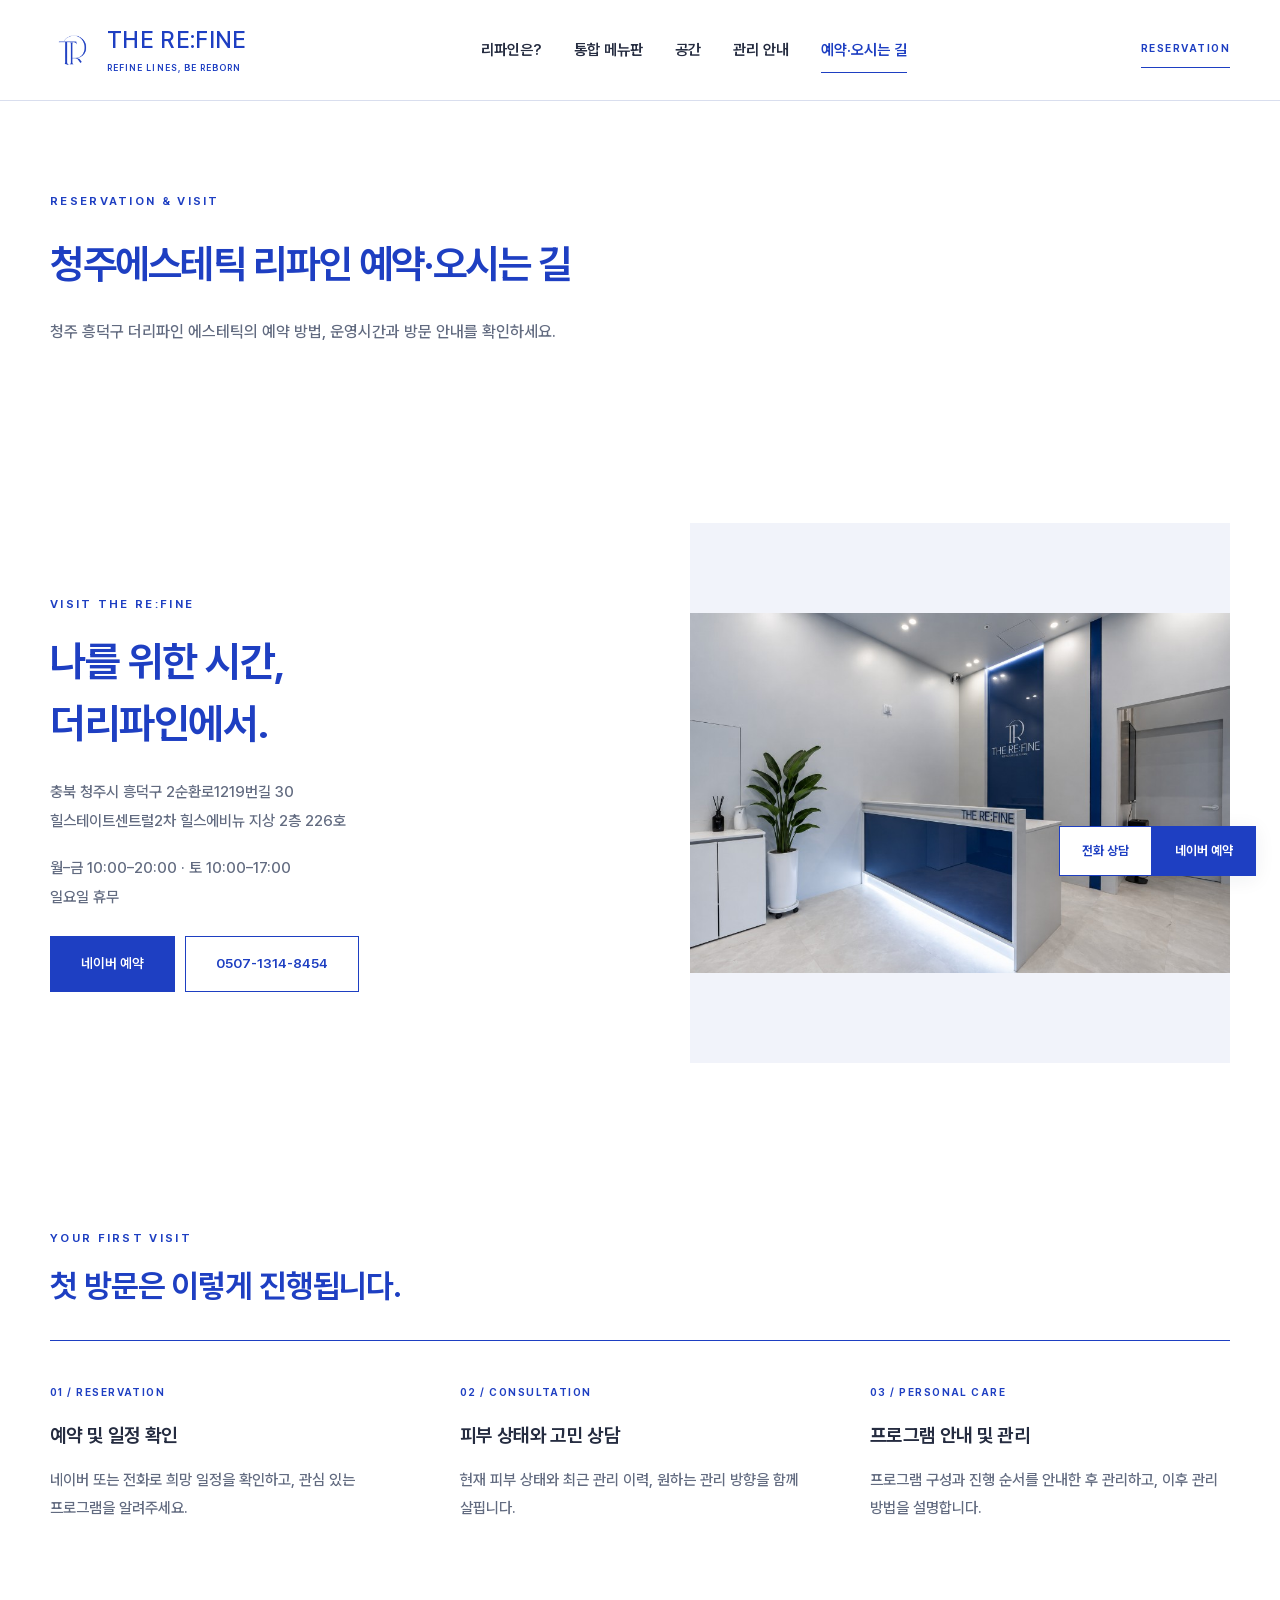
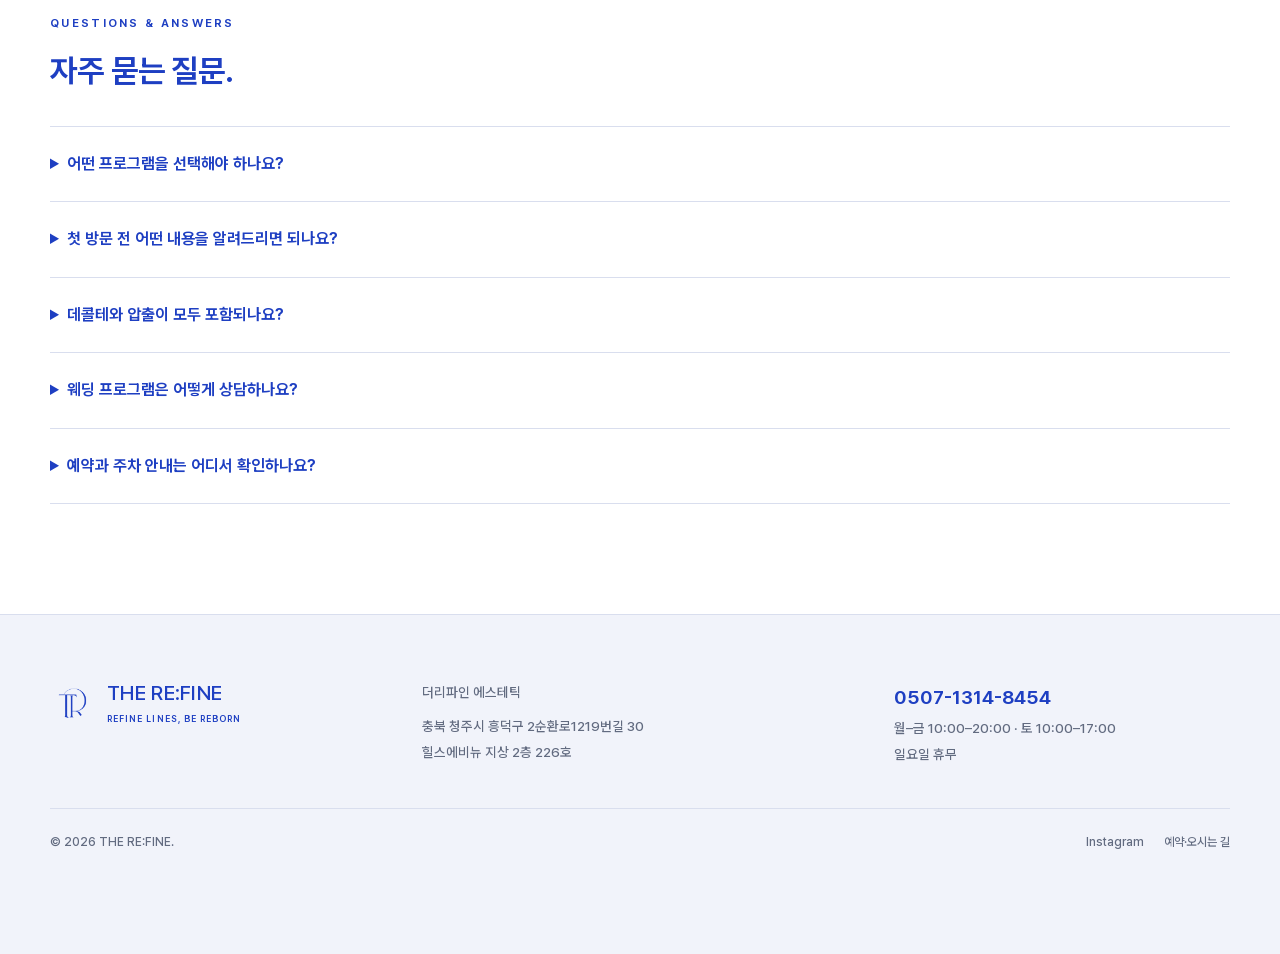
<file: guide/index.html>
<!doctype html><html lang="ko"><head><meta charset="utf-8"><meta name="viewport" content="width=device-width,initial-scale=1"><title>청주에스테틱 리파인 예약·오시는 길</title><meta name="description" content="청주에스테틱 리파인의 네이버 예약, 전화 문의, 운영시간, 주소와 첫 방문 안내. 청주시 흥덕구 힐스에비뉴 2층 226호."><meta name="keywords" content="청주에스테틱, 더리파인, 리파인, 청주피부관리, 청주윤곽관리"><meta name="robots" content="index,follow"><link rel="canonical" href="https://cheongju-esthetic-therefine.pages.dev/guide/"><meta property="og:type" content="website"><meta property="og:locale" content="ko_KR"><meta property="og:site_name" content="더리파인 에스테틱"><meta property="og:title" content="청주에스테틱 리파인 예약·오시는 길"><meta property="og:description" content="청주에스테틱 리파인의 네이버 예약, 전화 문의, 운영시간, 주소와 첫 방문 안내. 청주시 흥덕구 힐스에비뉴 2층 226호."><meta property="og:url" content="https://cheongju-esthetic-therefine.pages.dev/guide/"><meta property="og:image" content="https://cheongju-esthetic-therefine.pages.dev/assets/images/int-sangdam2.jpg"><meta name="twitter:card" content="summary_large_image"><meta name="twitter:title" content="청주에스테틱 리파인 예약·오시는 길"><meta name="twitter:description" content="청주에스테틱 리파인의 네이버 예약, 전화 문의, 운영시간, 주소와 첫 방문 안내. 청주시 흥덕구 힐스에비뉴 2층 226호."><meta name="twitter:image" content="https://cheongju-esthetic-therefine.pages.dev/assets/images/int-sangdam2.jpg"><meta name="theme-color" content="#14265a"><link rel="alternate" type="application/rss+xml" title="더리파인 RSS" href="https://cheongju-esthetic-therefine.pages.dev/rss.xml"><link rel="stylesheet" href="/assets/css/style.css"><script defer src="/assets/js/main.js"></script><!-- NAVER_VERIFICATION: 실제 소유확인 meta 태그 삽입 위치 --><script type="application/ld+json">{"@context": "https://schema.org", "@type": "WebPage", "name": "청주에스테틱 리파인 예약·오시는 길", "url": "https://cheongju-esthetic-therefine.pages.dev/guide/", "description": "청주에스테틱 리파인의 네이버 예약, 전화 문의, 운영시간, 주소와 첫 방문 안내. 청주시 흥덕구 힐스에비뉴 2층 226호.", "inLanguage": "ko-KR", "isPartOf": {"@type": "WebSite", "name": "더리파인 에스테틱", "url": "https://cheongju-esthetic-therefine.pages.dev/"}}</script><script type="application/ld+json">{"@context": "https://schema.org", "@type": "BreadcrumbList", "itemListElement": [{"@type": "ListItem", "position": 1, "name": "홈", "item": "https://cheongju-esthetic-therefine.pages.dev/"}, {"@type": "ListItem", "position": 2, "name": "청주에스테틱 리파인 예약·오시는 길", "item": "https://cheongju-esthetic-therefine.pages.dev/guide/"}]}</script><link rel="icon" type="image/png" sizes="32x32" href="/favicon-32.png"><link rel="icon" type="image/png" sizes="192x192" href="/favicon-192.png"><link rel="apple-touch-icon" href="/apple-touch-icon.png"></head><body><a class="skip" href="#main">본문 바로가기</a><header class="site-header"><div class="header-inner"><a class="logo" href="/" aria-label="더리파인 홈"><img src="/assets/images/logo-blue.png" alt="더리파인 심볼" width="640" height="640" class="" loading="lazy" decoding="async"><span>THE RE:FINE<small>REFINE LINES, BE REBORN</small></span></a><button class="menu-toggle" aria-expanded="false" aria-controls="site-nav" hidden>메뉴</button><nav id="site-nav" aria-label="주 메뉴"><a href="/brand/">리파인은?</a><a href="/menu/">통합 메뉴판</a><a href="/space/">공간</a><a href="/care/">관리 안내</a><a href="/guide/" aria-current="page">예약·오시는 길</a></nav><a class="header-book" href="https://map.naver.com/p/entry/place/2037698163" target="_blank" rel="noopener">RESERVATION</a></div></header><main id="main"><section class="intro wrap"><p class="eyebrow">RESERVATION & VISIT</p><h1>청주에스테틱 리파인 예약·오시는 길</h1><p class="lead">청주 흥덕구 더리파인 에스테틱의 예약 방법, 운영시간과 방문 안내를 확인하세요.</p></section><section class="visit wrap"><div><p class="eyebrow">VISIT THE RE:FINE</p><h2>나를 위한 시간,<br>더리파인에서.</h2><p>충북 청주시 흥덕구 2순환로1219번길 30<br>힐스테이트센트럴2차 힐스에비뉴 지상 2층 226호</p><p>월–금 10:00–20:00 · 토 10:00–17:00<br>일요일 휴무</p><div class="actions"><a class="button" href="https://map.naver.com/p/entry/place/2037698163">네이버 예약</a><a class="button outline" href="tel:050713148454">0507-1314-8454</a></div></div><img src="/assets/images/int-counter.jpg" alt="더리파인 실제 리셉션 공간" width="900" height="600" class="" loading="lazy" decoding="async"></section><section class="wrap values" id="consult"><div class="section-head"><div><p class="eyebrow">YOUR FIRST VISIT</p><h2>첫 방문은 이렇게 진행됩니다.</h2></div><p></p></div><div class="three-cols"><article><span>01 / RESERVATION</span><h3>예약 및 일정 확인</h3><p>네이버 또는 전화로 희망 일정을 확인하고, 관심 있는 프로그램을 알려주세요.</p></article><article><span>02 / CONSULTATION</span><h3>피부 상태와 고민 상담</h3><p>현재 피부 상태와 최근 관리 이력, 원하는 관리 방향을 함께 살핍니다.</p></article><article><span>03 / PERSONAL CARE</span><h3>프로그램 안내 및 관리</h3><p>프로그램 구성과 진행 순서를 안내한 후 관리하고, 이후 관리 방법을 설명합니다.</p></article></div></section><section class="wrap faq"><div class="section-head"><div><p class="eyebrow">QUESTIONS & ANSWERS</p><h2>자주 묻는 질문.</h2></div><p></p></div><details><summary>어떤 프로그램을 선택해야 하나요?</summary><p>피부 고민과 원하는 관리 부위를 먼저 알려주세요. 피부 상태와 방문 가능한 일정을 살펴 프로그램을 안내합니다.</p></details><details><summary>첫 방문 전 어떤 내용을 알려드리면 되나요?</summary><p>최근 받은 피부 관리, 사용 중인 제품, 알레르기나 민감하게 느껴지는 부위를 상담 시 알려주세요.</p></details><details><summary>데콜테와 압출이 모두 포함되나요?</summary><p>윤곽 프로그램은 데콜테 포함·압출 미포함, 데일리 및 아크네 집중 프로그램은 압출 포함·데콜테 미포함입니다. 다른 프로그램의 세부 구성은 예약 시 확인해 주세요.</p></details><details><summary>웨딩 프로그램은 어떻게 상담하나요?</summary><p>예식 날짜와 촬영 일정을 알려주시면 피부 컨디션과 방문 일정을 고려해 프로그램을 안내합니다.</p></details><details><summary>예약과 주차 안내는 어디서 확인하나요?</summary><p>네이버 예약 또는 전화로 문의하실 수 있습니다. 주차 위치와 이용 방법은 방문 전 매장에 문의해 주세요.</p></details></section></main><footer><div class="wrap footer-main"><a class="logo" href="/" aria-label="더리파인 홈"><img src="/assets/images/logo-blue.png" alt="더리파인 심볼" width="640" height="640" class="" loading="lazy" decoding="async"><span>THE RE:FINE<small>REFINE LINES, BE REBORN</small></span></a><div><p>더리파인 에스테틱</p><p>충북 청주시 흥덕구 2순환로1219번길 30<br>힐스에비뉴 지상 2층 226호</p></div><div><a href="tel:050713148454">0507-1314-8454</a><p>월–금 10:00–20:00 · 토 10:00–17:00<br>일요일 휴무</p></div></div><div class="wrap footer-bottom"><span>© 2026 THE RE:FINE.</span><div><a href="https://www.instagram.com/the.refine_/" target="_blank" rel="noopener">Instagram</a><a href="/guide/">예약·오시는 길</a></div></div></footer><aside class="floating-contact" aria-label="빠른 문의"><a href="tel:050713148454">전화 상담</a><a href="https://map.naver.com/p/entry/place/2037698163" target="_blank" rel="noopener">네이버 예약</a></aside></body></html>
</file>
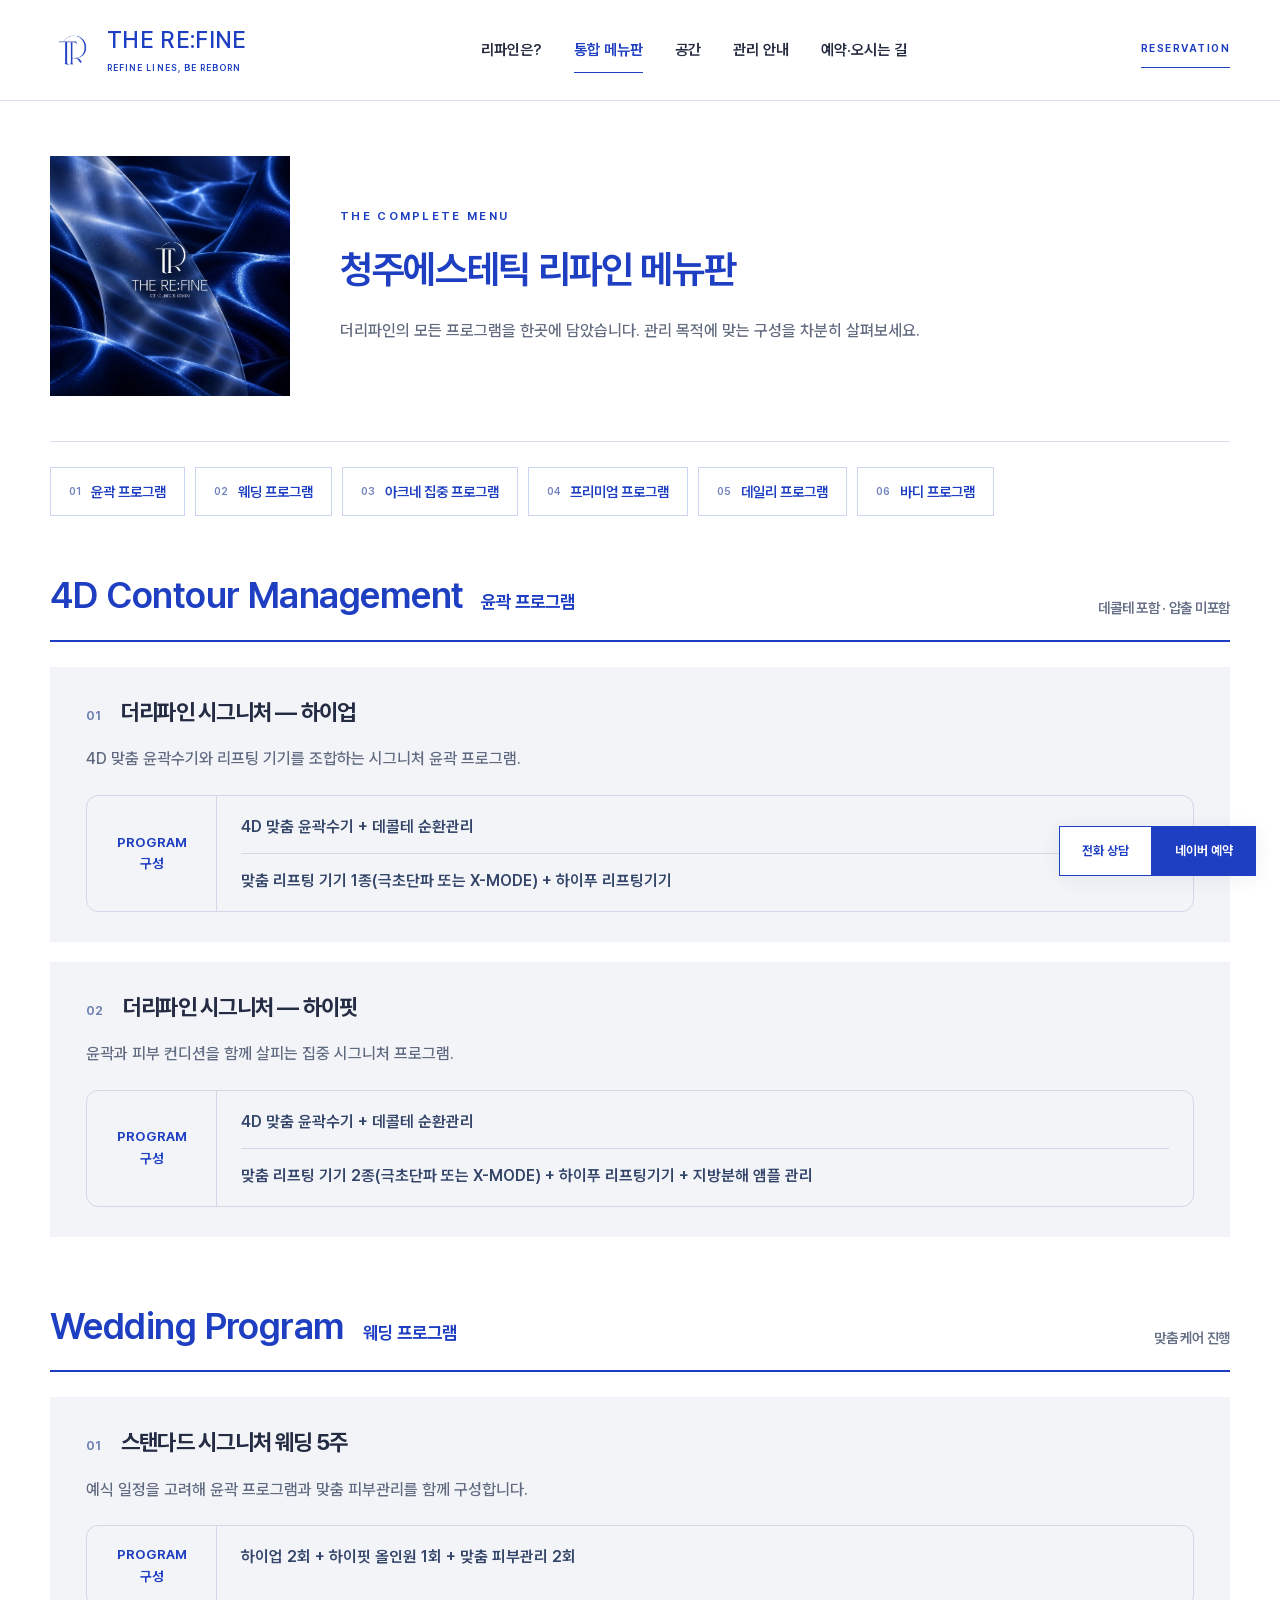
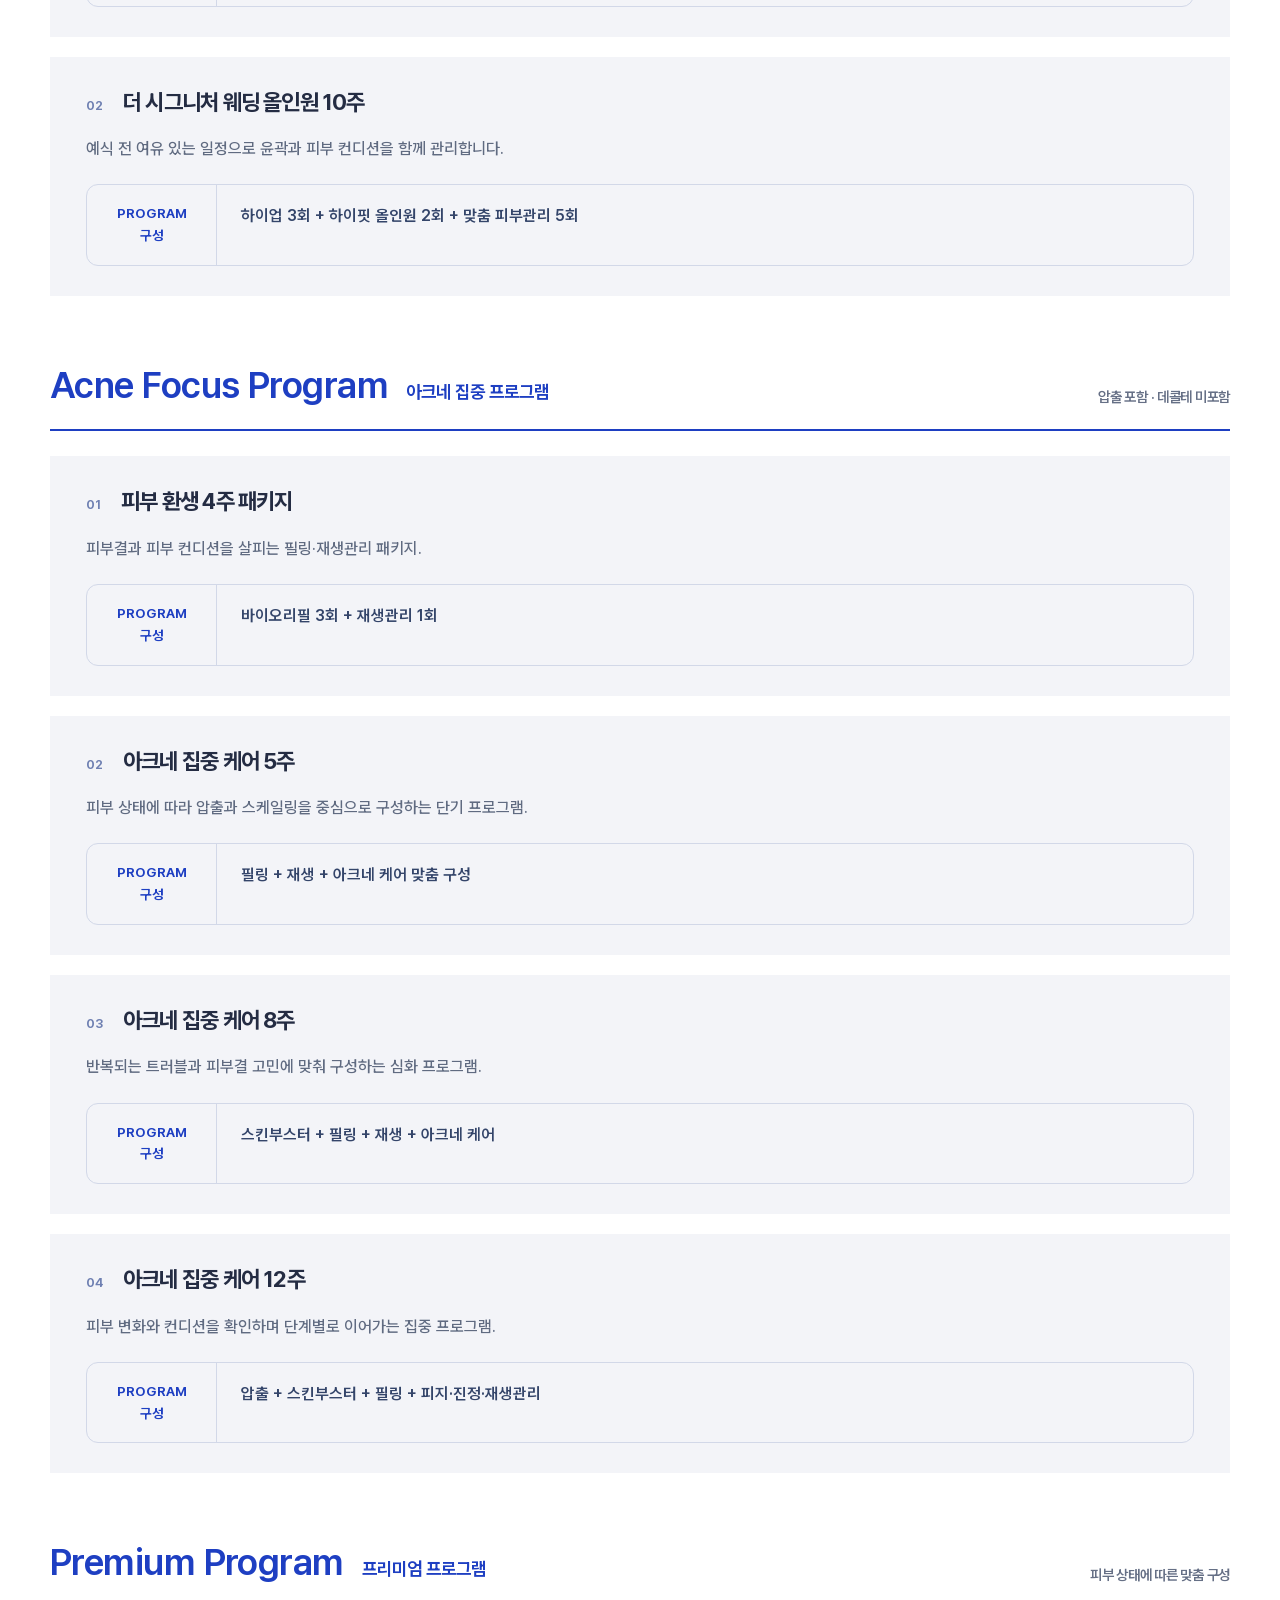
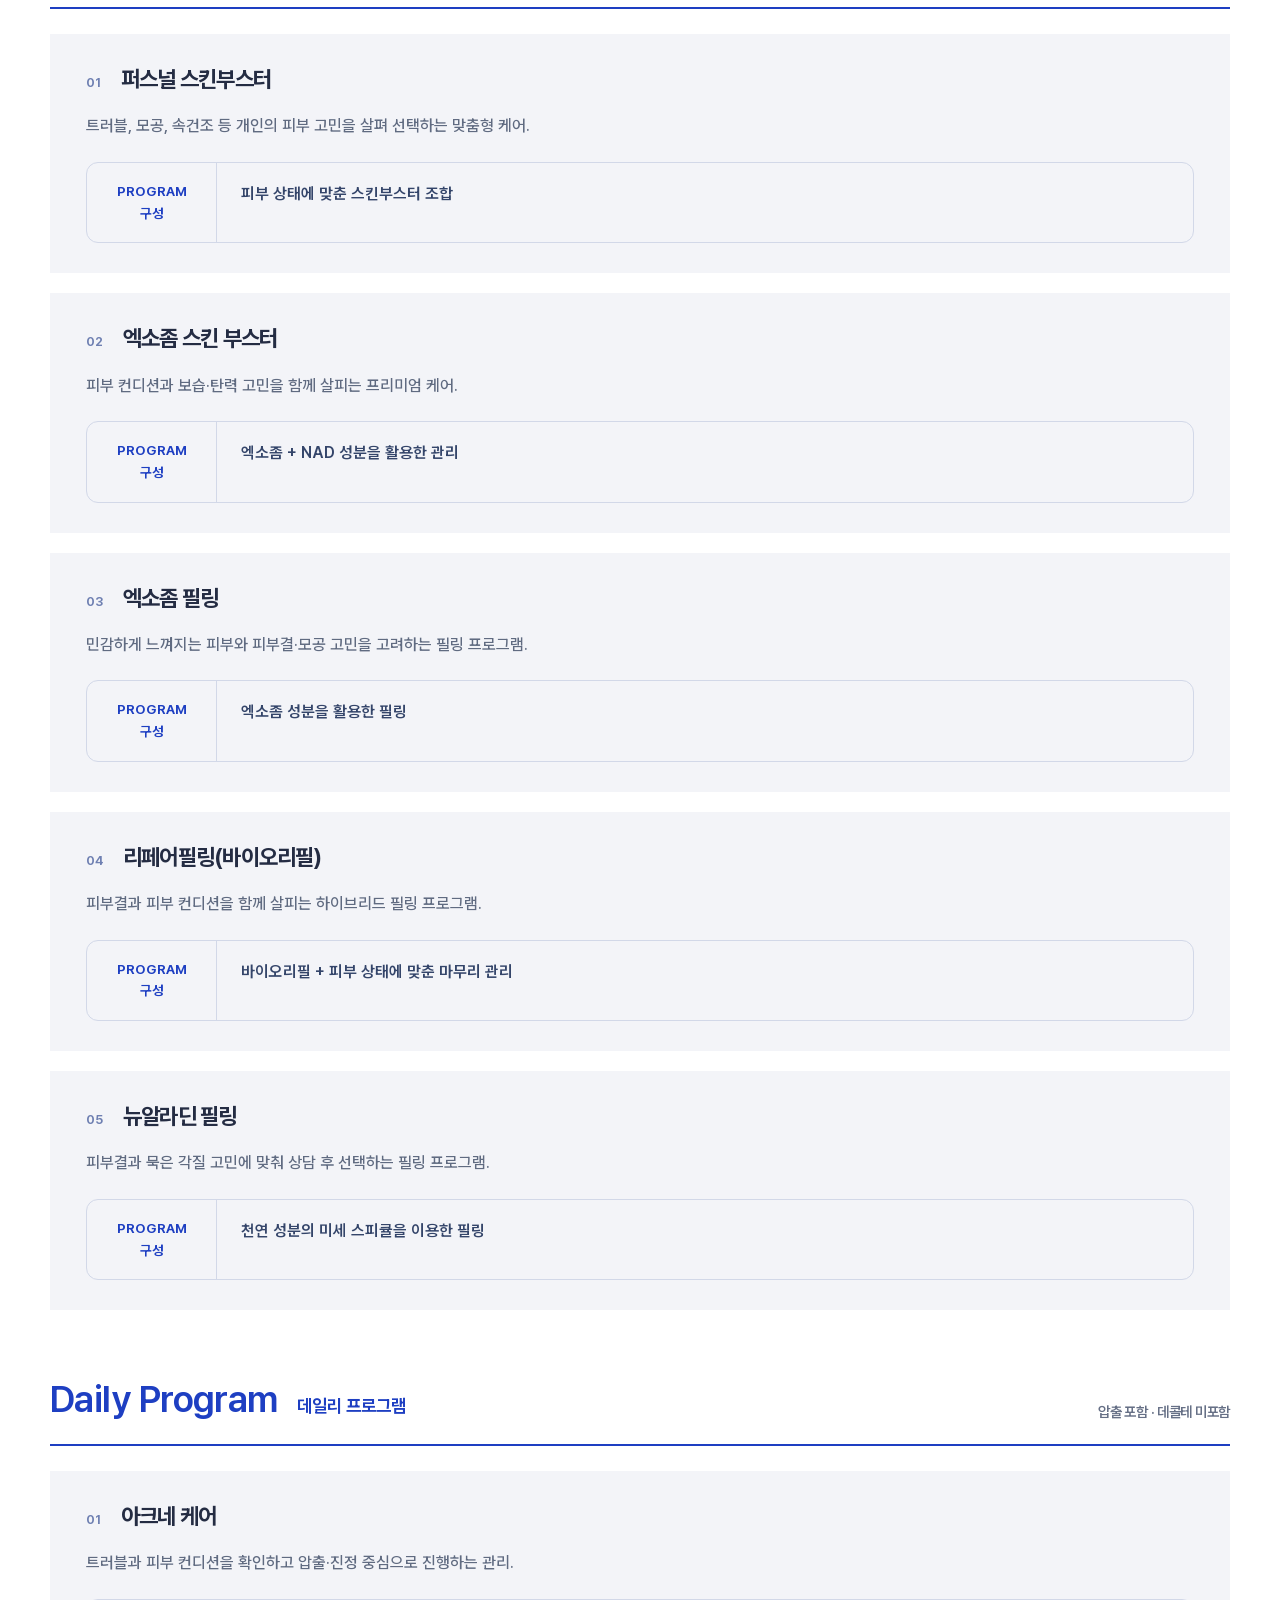
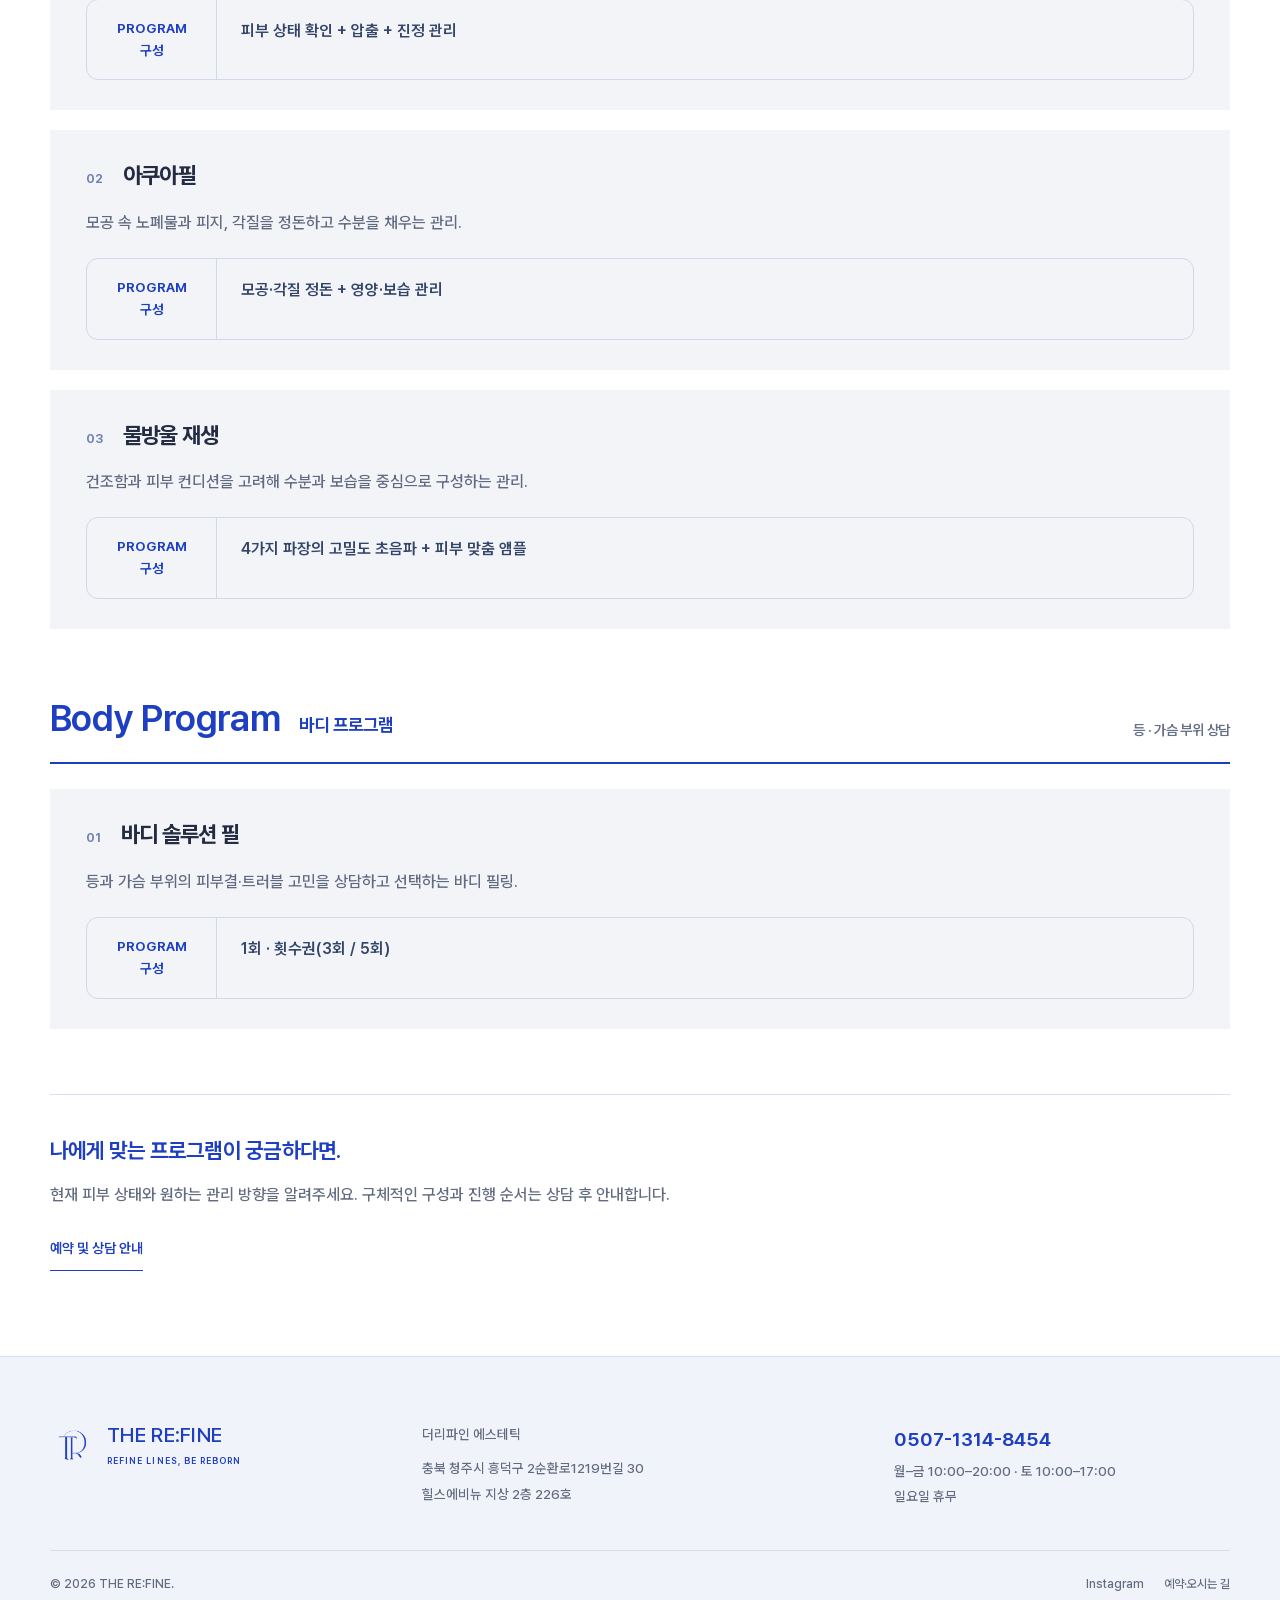
<file: menu/index.html>
<!doctype html><html lang="ko"><head><meta charset="utf-8"><meta name="viewport" content="width=device-width,initial-scale=1"><title>청주에스테틱 리파인 메뉴판</title><meta name="description" content="청주에스테틱 리파인 통합 메뉴판. 윤곽·웨딩·아크네·프리미엄·데일리·바디 프로그램 17개의 구성을 한곳에서 확인하세요."><meta name="keywords" content="청주에스테틱, 더리파인, 리파인, 청주피부관리, 청주윤곽관리"><meta name="robots" content="index,follow"><link rel="canonical" href="https://cheongju-esthetic-therefine.pages.dev/menu/"><meta property="og:type" content="website"><meta property="og:locale" content="ko_KR"><meta property="og:site_name" content="더리파인 에스테틱"><meta property="og:title" content="청주에스테틱 리파인 메뉴판"><meta property="og:description" content="청주에스테틱 리파인 통합 메뉴판. 윤곽·웨딩·아크네·프리미엄·데일리·바디 프로그램 17개의 구성을 한곳에서 확인하세요."><meta property="og:url" content="https://cheongju-esthetic-therefine.pages.dev/menu/"><meta property="og:image" content="https://cheongju-esthetic-therefine.pages.dev/assets/images/collection-01.jpg"><meta name="twitter:card" content="summary_large_image"><meta name="twitter:title" content="청주에스테틱 리파인 메뉴판"><meta name="twitter:description" content="청주에스테틱 리파인 통합 메뉴판. 윤곽·웨딩·아크네·프리미엄·데일리·바디 프로그램 17개의 구성을 한곳에서 확인하세요."><meta name="twitter:image" content="https://cheongju-esthetic-therefine.pages.dev/assets/images/collection-01.jpg"><meta name="theme-color" content="#14265a"><link rel="alternate" type="application/rss+xml" title="더리파인 RSS" href="https://cheongju-esthetic-therefine.pages.dev/rss.xml"><link rel="stylesheet" href="/assets/css/style.css"><script defer src="/assets/js/main.js"></script><!-- NAVER_VERIFICATION: 실제 소유확인 meta 태그 삽입 위치 --><script type="application/ld+json">{"@context": "https://schema.org", "@type": "WebPage", "name": "청주에스테틱 리파인 메뉴판", "url": "https://cheongju-esthetic-therefine.pages.dev/menu/", "description": "청주에스테틱 리파인 통합 메뉴판. 윤곽·웨딩·아크네·프리미엄·데일리·바디 프로그램 17개의 구성을 한곳에서 확인하세요.", "inLanguage": "ko-KR", "isPartOf": {"@type": "WebSite", "name": "더리파인 에스테틱", "url": "https://cheongju-esthetic-therefine.pages.dev/"}}</script><script type="application/ld+json">{"@context": "https://schema.org", "@type": "BreadcrumbList", "itemListElement": [{"@type": "ListItem", "position": 1, "name": "홈", "item": "https://cheongju-esthetic-therefine.pages.dev/"}, {"@type": "ListItem", "position": 2, "name": "청주에스테틱 리파인 메뉴판", "item": "https://cheongju-esthetic-therefine.pages.dev/menu/"}]}</script><link rel="icon" type="image/png" sizes="32x32" href="/favicon-32.png"><link rel="icon" type="image/png" sizes="192x192" href="/favicon-192.png"><link rel="apple-touch-icon" href="/apple-touch-icon.png"></head><body><a class="skip" href="#main">본문 바로가기</a><header class="site-header"><div class="header-inner"><a class="logo" href="/" aria-label="더리파인 홈"><img src="/assets/images/logo-blue.png" alt="더리파인 심볼" width="640" height="640" class="" loading="lazy" decoding="async"><span>THE RE:FINE<small>REFINE LINES, BE REBORN</small></span></a><button class="menu-toggle" aria-expanded="false" aria-controls="site-nav" hidden>메뉴</button><nav id="site-nav" aria-label="주 메뉴"><a href="/brand/">리파인은?</a><a href="/menu/" aria-current="page">통합 메뉴판</a><a href="/space/">공간</a><a href="/care/">관리 안내</a><a href="/guide/">예약·오시는 길</a></nav><a class="header-book" href="https://map.naver.com/p/entry/place/2037698163" target="_blank" rel="noopener">RESERVATION</a></div></header><main id="main"><section class="intro wrap menu-intro"><div class="menu-brand-image"><img src="/assets/images/collection-05.jpg" alt="더리파인 블루 실크 브랜드 이미지" width="1254" height="1254" loading="eager"></div><div class="menu-intro-copy"><p class="eyebrow">THE COMPLETE MENU</p><h1>청주에스테틱 리파인 메뉴판</h1><p class="lead">더리파인의 모든 프로그램을 한곳에 담았습니다. 관리 목적에 맞는 구성을 차분히 살펴보세요.</p></div></section><div class="menu-layout wrap"><nav class="category-nav" aria-label="통합 메뉴판 분류"><p class="eyebrow">PROGRAM INDEX</p><a class="menu-index-link" href="#contour"><span>01</span> 윤곽 프로그램</a><a class="menu-index-link" href="#wedding"><span>02</span> 웨딩 프로그램</a><a class="menu-index-link" href="#acne"><span>03</span> 아크네 집중 프로그램</a><a class="menu-index-link" href="#premium"><span>04</span> 프리미엄 프로그램</a><a class="menu-index-link" href="#daily"><span>05</span> 데일리 프로그램</a><a class="menu-index-link" href="#body"><span>06</span> 바디 프로그램</a></nav><div class="menu-book"><section class="menu-section" id="contour"><div class="menu-heading"><div><h2>4D Contour Management</h2><p>윤곽 프로그램</p></div><span>데콜테 포함 · 압출 미포함</span></div><article class="menu-row" id="highup"><div class="menu-row-title"><span>01</span><h3>더리파인 시그니처 — 하이업</h3></div><p>4D 맞춤 윤곽수기와 리프팅 기기를 조합하는 시그니처 윤곽 프로그램.</p><div class="composition"><span>PROGRAM<br>구성</span><ul><li>4D 맞춤 윤곽수기 + 데콜테 순환관리</li><li>맞춤 리프팅 기기 1종(극초단파 또는 X-MODE) + 하이푸 리프팅기기</li></ul></div></article><article class="menu-row" id="highfit"><div class="menu-row-title"><span>02</span><h3>더리파인 시그니처 — 하이핏</h3></div><p>윤곽과 피부 컨디션을 함께 살피는 집중 시그니처 프로그램.</p><div class="composition"><span>PROGRAM<br>구성</span><ul><li>4D 맞춤 윤곽수기 + 데콜테 순환관리</li><li>맞춤 리프팅 기기 2종(극초단파 또는 X-MODE) + 하이푸 리프팅기기 + 지방분해 앰플 관리</li></ul></div></article></section><section class="menu-section" id="wedding"><div class="menu-heading"><div><h2>Wedding Program</h2><p>웨딩 프로그램</p></div><span>맞춤 케어 진행</span></div><article class="menu-row" id="wedding5"><div class="menu-row-title"><span>01</span><h3>스탠다드 시그니처 웨딩 5주</h3></div><p>예식 일정을 고려해 윤곽 프로그램과 맞춤 피부관리를 함께 구성합니다.</p><div class="composition"><span>PROGRAM<br>구성</span><ul><li>하이업 2회 + 하이핏 올인원 1회 + 맞춤 피부관리 2회</li></ul></div></article><article class="menu-row" id="wedding10"><div class="menu-row-title"><span>02</span><h3>더 시그니처 웨딩 올인원 10주</h3></div><p>예식 전 여유 있는 일정으로 윤곽과 피부 컨디션을 함께 관리합니다.</p><div class="composition"><span>PROGRAM<br>구성</span><ul><li>하이업 3회 + 하이핏 올인원 2회 + 맞춤 피부관리 5회</li></ul></div></article></section><section class="menu-section" id="acne"><div class="menu-heading"><div><h2>Acne Focus Program</h2><p>아크네 집중 프로그램</p></div><span>압출 포함 · 데콜테 미포함</span></div><article class="menu-row" id="repair4"><div class="menu-row-title"><span>01</span><h3>피부 환생 4주 패키지</h3></div><p>피부결과 피부 컨디션을 살피는 필링·재생관리 패키지.</p><div class="composition"><span>PROGRAM<br>구성</span><ul><li>바이오리필 3회 + 재생관리 1회</li></ul></div></article><article class="menu-row" id="acne5"><div class="menu-row-title"><span>02</span><h3>아크네 집중 케어 5주</h3></div><p>피부 상태에 따라 압출과 스케일링을 중심으로 구성하는 단기 프로그램.</p><div class="composition"><span>PROGRAM<br>구성</span><ul><li>필링 + 재생 + 아크네 케어 맞춤 구성</li></ul></div></article><article class="menu-row" id="acne8"><div class="menu-row-title"><span>03</span><h3>아크네 집중 케어 8주</h3></div><p>반복되는 트러블과 피부결 고민에 맞춰 구성하는 심화 프로그램.</p><div class="composition"><span>PROGRAM<br>구성</span><ul><li>스킨부스터 + 필링 + 재생 + 아크네 케어</li></ul></div></article><article class="menu-row" id="acne12"><div class="menu-row-title"><span>04</span><h3>아크네 집중 케어 12주</h3></div><p>피부 변화와 컨디션을 확인하며 단계별로 이어가는 집중 프로그램.</p><div class="composition"><span>PROGRAM<br>구성</span><ul><li>압출 + 스킨부스터 + 필링 + 피지·진정·재생관리</li></ul></div></article></section><section class="menu-section" id="premium"><div class="menu-heading"><div><h2>Premium Program</h2><p>프리미엄 프로그램</p></div><span>피부 상태에 따른 맞춤 구성</span></div><article class="menu-row" id="personal"><div class="menu-row-title"><span>01</span><h3>퍼스널 스킨부스터</h3></div><p>트러블, 모공, 속건조 등 개인의 피부 고민을 살펴 선택하는 맞춤형 케어.</p><div class="composition"><span>PROGRAM<br>구성</span><ul><li>피부 상태에 맞춘 스킨부스터 조합</li></ul></div></article><article class="menu-row" id="exosome"><div class="menu-row-title"><span>02</span><h3>엑소좀 스킨 부스터</h3></div><p>피부 컨디션과 보습·탄력 고민을 함께 살피는 프리미엄 케어.</p><div class="composition"><span>PROGRAM<br>구성</span><ul><li>엑소좀 + NAD 성분을 활용한 관리</li></ul></div></article><article class="menu-row" id="exopeel"><div class="menu-row-title"><span>03</span><h3>엑소좀 필링</h3></div><p>민감하게 느껴지는 피부와 피부결·모공 고민을 고려하는 필링 프로그램.</p><div class="composition"><span>PROGRAM<br>구성</span><ul><li>엑소좀 성분을 활용한 필링</li></ul></div></article><article class="menu-row" id="biorepeel"><div class="menu-row-title"><span>04</span><h3>리페어필링(바이오리필)</h3></div><p>피부결과 피부 컨디션을 함께 살피는 하이브리드 필링 프로그램.</p><div class="composition"><span>PROGRAM<br>구성</span><ul><li>바이오리필 + 피부 상태에 맞춘 마무리 관리</li></ul></div></article><article class="menu-row" id="newaladdin"><div class="menu-row-title"><span>05</span><h3>뉴알라딘 필링</h3></div><p>피부결과 묵은 각질 고민에 맞춰 상담 후 선택하는 필링 프로그램.</p><div class="composition"><span>PROGRAM<br>구성</span><ul><li>천연 성분의 미세 스피큘을 이용한 필링</li></ul></div></article></section><section class="menu-section" id="daily"><div class="menu-heading"><div><h2>Daily Program</h2><p>데일리 프로그램</p></div><span>압출 포함 · 데콜테 미포함</span></div><article class="menu-row" id="dailyacne"><div class="menu-row-title"><span>01</span><h3>아크네 케어</h3></div><p>트러블과 피부 컨디션을 확인하고 압출·진정 중심으로 진행하는 관리.</p><div class="composition"><span>PROGRAM<br>구성</span><ul><li>피부 상태 확인 + 압출 + 진정 관리</li></ul></div></article><article class="menu-row" id="aquapeel"><div class="menu-row-title"><span>02</span><h3>아쿠아필</h3></div><p>모공 속 노폐물과 피지, 각질을 정돈하고 수분을 채우는 관리.</p><div class="composition"><span>PROGRAM<br>구성</span><ul><li>모공·각질 정돈 + 영양·보습 관리</li></ul></div></article><article class="menu-row" id="water"><div class="menu-row-title"><span>03</span><h3>물방울 재생</h3></div><p>건조함과 피부 컨디션을 고려해 수분과 보습을 중심으로 구성하는 관리.</p><div class="composition"><span>PROGRAM<br>구성</span><ul><li>4가지 파장의 고밀도 초음파 + 피부 맞춤 앰플</li></ul></div></article></section><section class="menu-section" id="body"><div class="menu-heading"><div><h2>Body Program</h2><p>바디 프로그램</p></div><span>등 · 가슴 부위 상담</span></div><article class="menu-row" id="bodypeel"><div class="menu-row-title"><span>01</span><h3>바디 솔루션 필</h3></div><p>등과 가슴 부위의 피부결·트러블 고민을 상담하고 선택하는 바디 필링.</p><div class="composition"><span>PROGRAM<br>구성</span><ul><li>1회 · 횟수권(3회 / 5회)</li></ul></div></article></section></div></div><section class="note wrap"><h2>나에게 맞는 프로그램이 궁금하다면.</h2><p>현재 피부 상태와 원하는 관리 방향을 알려주세요. 구체적인 구성과 진행 순서는 상담 후 안내합니다.</p><a class="text-link" href="/guide/#consult">예약 및 상담 안내</a></section></main><footer><div class="wrap footer-main"><a class="logo" href="/" aria-label="더리파인 홈"><img src="/assets/images/logo-blue.png" alt="더리파인 심볼" width="640" height="640" class="" loading="lazy" decoding="async"><span>THE RE:FINE<small>REFINE LINES, BE REBORN</small></span></a><div><p>더리파인 에스테틱</p><p>충북 청주시 흥덕구 2순환로1219번길 30<br>힐스에비뉴 지상 2층 226호</p></div><div><a href="tel:050713148454">0507-1314-8454</a><p>월–금 10:00–20:00 · 토 10:00–17:00<br>일요일 휴무</p></div></div><div class="wrap footer-bottom"><span>© 2026 THE RE:FINE.</span><div><a href="https://www.instagram.com/the.refine_/" target="_blank" rel="noopener">Instagram</a><a href="/guide/">예약·오시는 길</a></div></div></footer><aside class="floating-contact" aria-label="빠른 문의"><a href="tel:050713148454">전화 상담</a><a href="https://map.naver.com/p/entry/place/2037698163" target="_blank" rel="noopener">네이버 예약</a></aside></body></html>
</file>
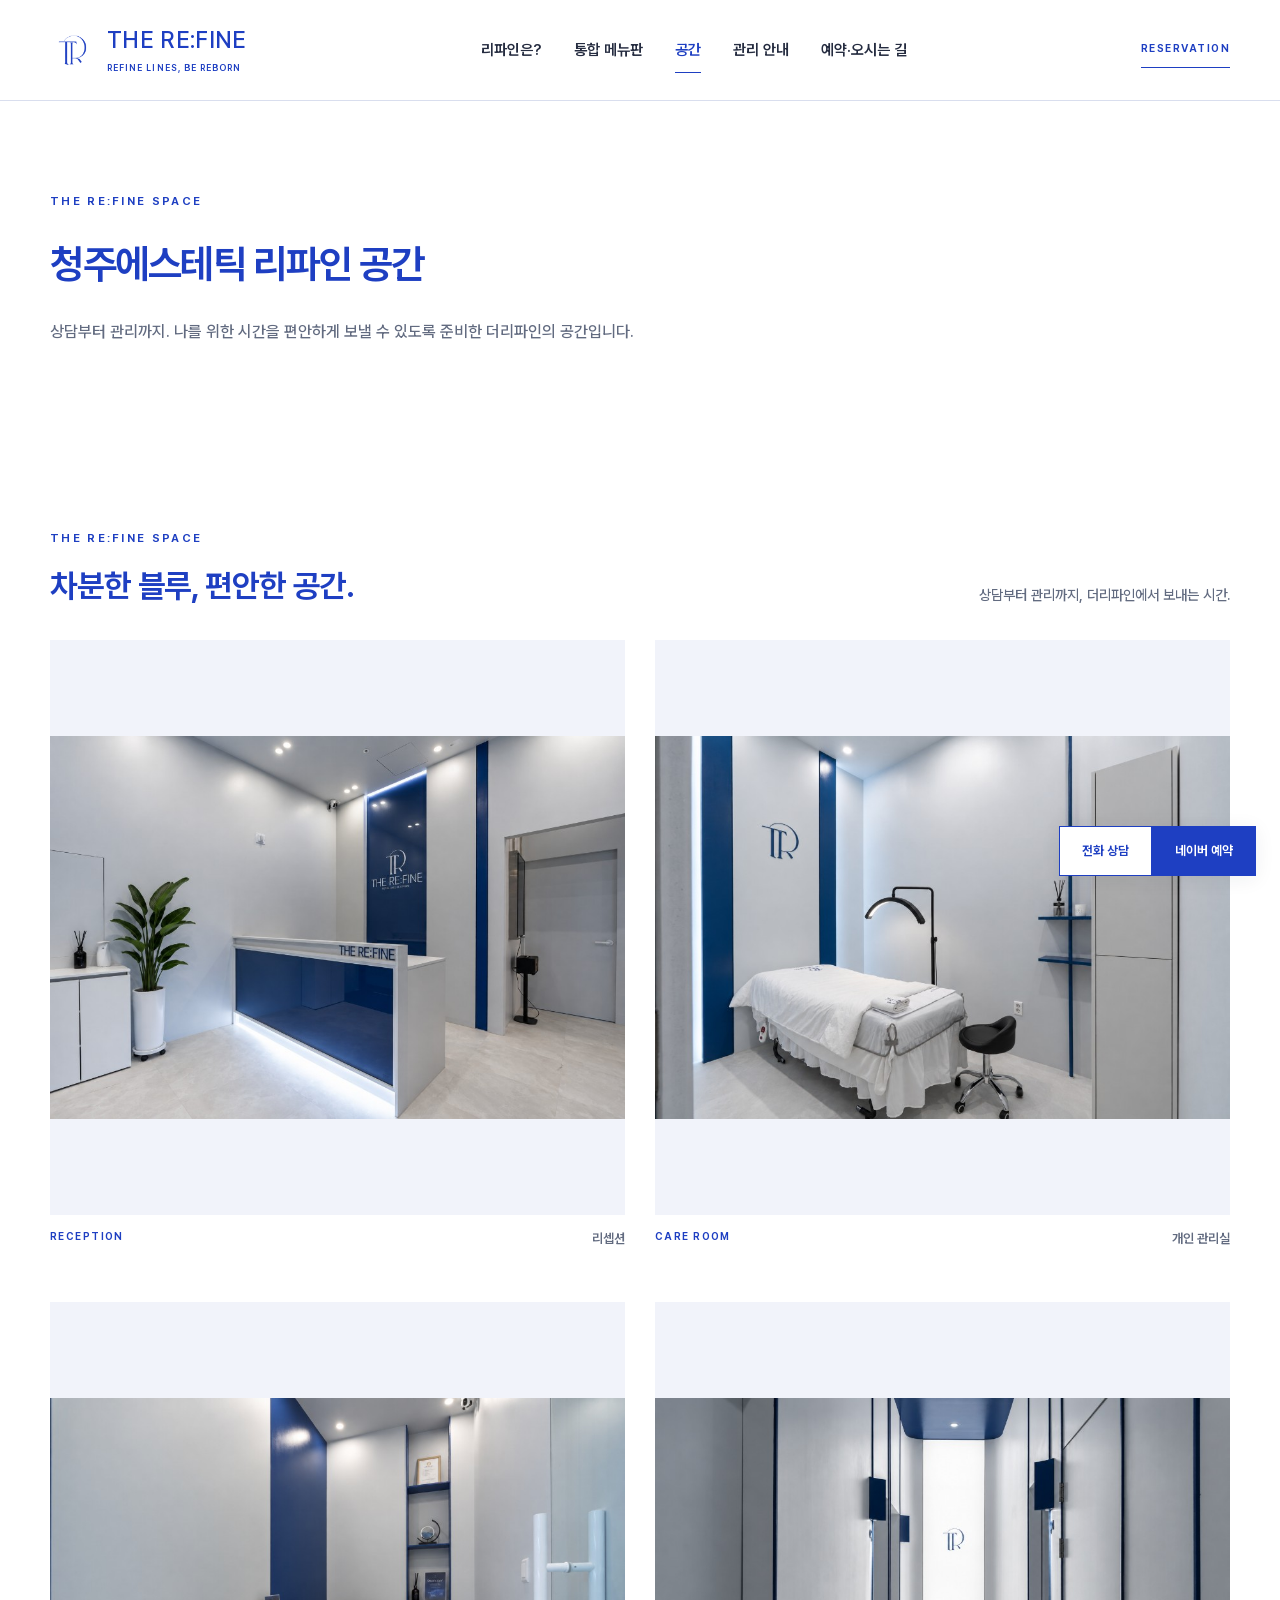
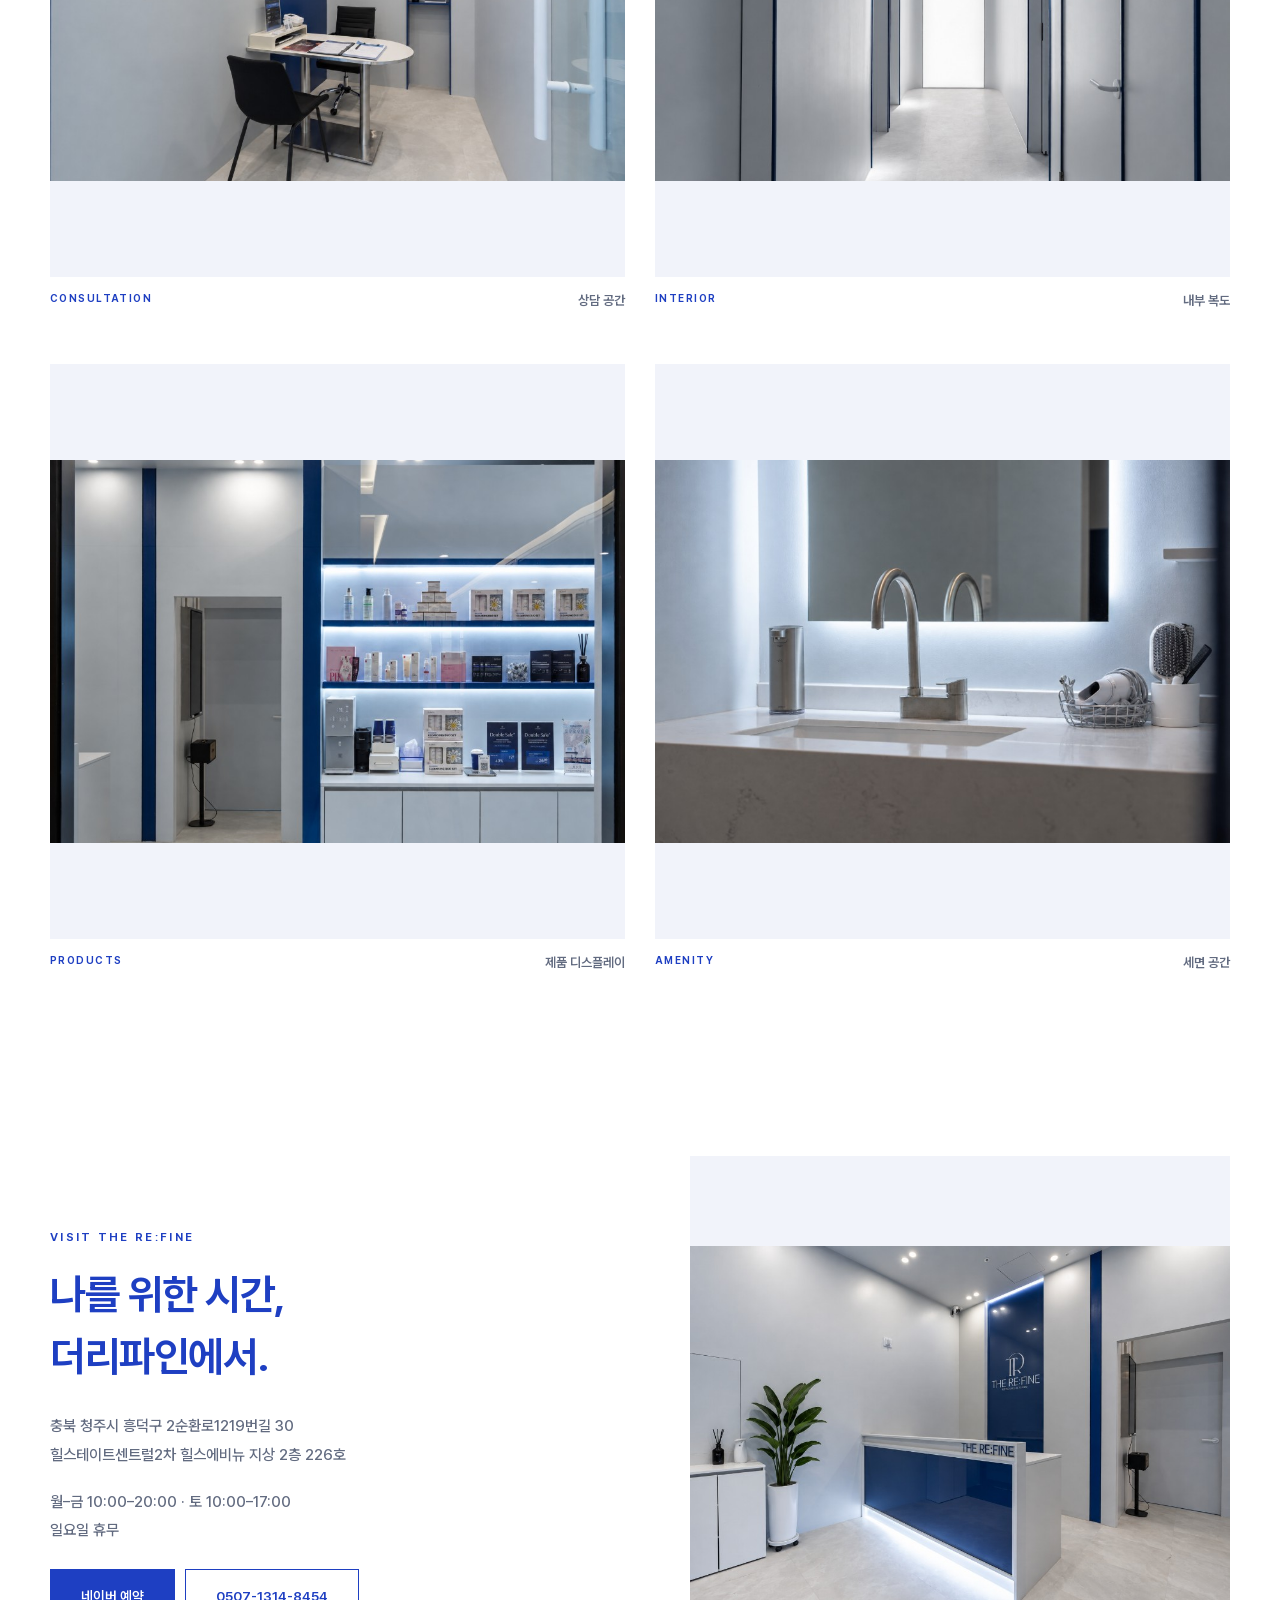
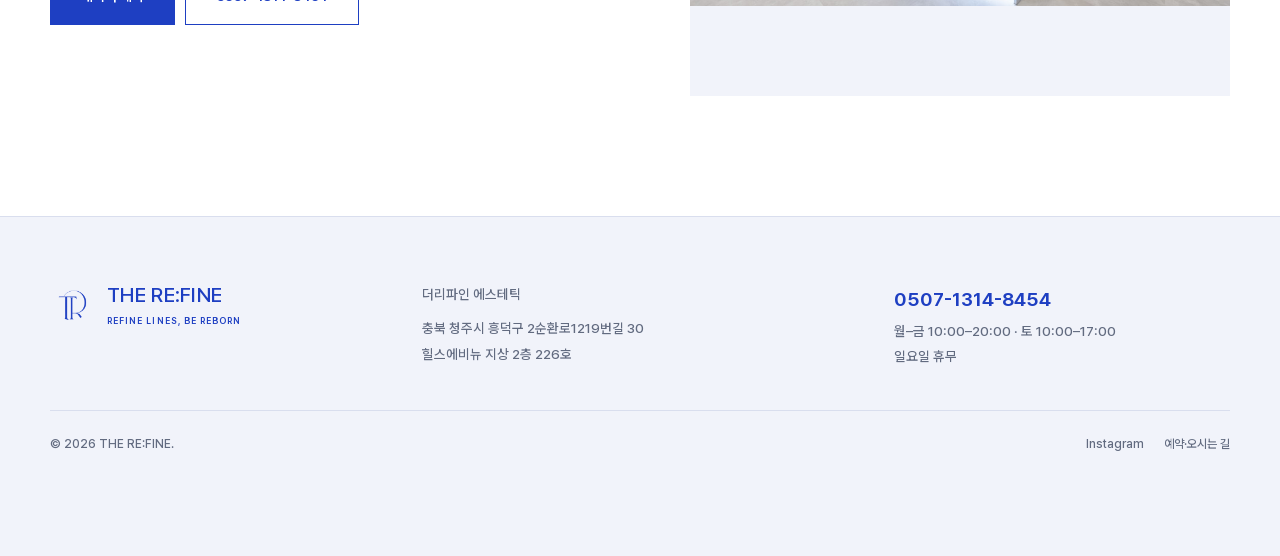
<file: space/index.html>
<!doctype html><html lang="ko"><head><meta charset="utf-8"><meta name="viewport" content="width=device-width,initial-scale=1"><title>청주에스테틱 리파인 공간</title><meta name="description" content="청주에스테틱 더리파인의 실제 공간. 리셉션, 상담 공간, 개인 관리실과 내부를 소개합니다."><meta name="keywords" content="청주에스테틱, 더리파인, 리파인, 청주피부관리, 청주윤곽관리"><meta name="robots" content="index,follow"><link rel="canonical" href="https://cheongju-esthetic-therefine.pages.dev/space/"><meta property="og:type" content="website"><meta property="og:locale" content="ko_KR"><meta property="og:site_name" content="더리파인 에스테틱"><meta property="og:title" content="청주에스테틱 리파인 공간"><meta property="og:description" content="청주에스테틱 더리파인의 실제 공간. 리셉션, 상담 공간, 개인 관리실과 내부를 소개합니다."><meta property="og:url" content="https://cheongju-esthetic-therefine.pages.dev/space/"><meta property="og:image" content="https://cheongju-esthetic-therefine.pages.dev/assets/images/int-counter.jpg"><meta name="twitter:card" content="summary_large_image"><meta name="twitter:title" content="청주에스테틱 리파인 공간"><meta name="twitter:description" content="청주에스테틱 더리파인의 실제 공간. 리셉션, 상담 공간, 개인 관리실과 내부를 소개합니다."><meta name="twitter:image" content="https://cheongju-esthetic-therefine.pages.dev/assets/images/int-counter.jpg"><meta name="theme-color" content="#14265a"><link rel="alternate" type="application/rss+xml" title="더리파인 RSS" href="https://cheongju-esthetic-therefine.pages.dev/rss.xml"><link rel="stylesheet" href="/assets/css/style.css"><script defer src="/assets/js/main.js"></script><!-- NAVER_VERIFICATION: 실제 소유확인 meta 태그 삽입 위치 --><script type="application/ld+json">{"@context": "https://schema.org", "@type": "WebPage", "name": "청주에스테틱 리파인 공간", "url": "https://cheongju-esthetic-therefine.pages.dev/space/", "description": "청주에스테틱 더리파인의 실제 공간. 리셉션, 상담 공간, 개인 관리실과 내부를 소개합니다.", "inLanguage": "ko-KR", "isPartOf": {"@type": "WebSite", "name": "더리파인 에스테틱", "url": "https://cheongju-esthetic-therefine.pages.dev/"}}</script><script type="application/ld+json">{"@context": "https://schema.org", "@type": "BreadcrumbList", "itemListElement": [{"@type": "ListItem", "position": 1, "name": "홈", "item": "https://cheongju-esthetic-therefine.pages.dev/"}, {"@type": "ListItem", "position": 2, "name": "청주에스테틱 리파인 공간", "item": "https://cheongju-esthetic-therefine.pages.dev/space/"}]}</script><link rel="icon" type="image/png" sizes="32x32" href="/favicon-32.png"><link rel="icon" type="image/png" sizes="192x192" href="/favicon-192.png"><link rel="apple-touch-icon" href="/apple-touch-icon.png"></head><body><a class="skip" href="#main">본문 바로가기</a><header class="site-header"><div class="header-inner"><a class="logo" href="/" aria-label="더리파인 홈"><img src="/assets/images/logo-blue.png" alt="더리파인 심볼" width="640" height="640" class="" loading="lazy" decoding="async"><span>THE RE:FINE<small>REFINE LINES, BE REBORN</small></span></a><button class="menu-toggle" aria-expanded="false" aria-controls="site-nav" hidden>메뉴</button><nav id="site-nav" aria-label="주 메뉴"><a href="/brand/">리파인은?</a><a href="/menu/">통합 메뉴판</a><a href="/space/" aria-current="page">공간</a><a href="/care/">관리 안내</a><a href="/guide/">예약·오시는 길</a></nav><a class="header-book" href="https://map.naver.com/p/entry/place/2037698163" target="_blank" rel="noopener">RESERVATION</a></div></header><main id="main"><section class="intro wrap"><p class="eyebrow">THE RE:FINE SPACE</p><h1>청주에스테틱 리파인 공간</h1><p class="lead">상담부터 관리까지. 나를 위한 시간을 편안하게 보낼 수 있도록 준비한 더리파인의 공간입니다.</p></section><section class="space-band" id="space"><div class="wrap"><div class="section-head"><div><p class="eyebrow">THE RE:FINE SPACE</p><h2>차분한 블루, 편안한 공간.</h2></div><p>상담부터 관리까지, 더리파인에서 보내는 시간.</p></div><div class="interior-grid"><figure><img src="/assets/images/int-counter.jpg" alt="리셉션" width="900" height="600" class="" loading="lazy" decoding="async"><figcaption>RECEPTION<span>리셉션</span></figcaption></figure><figure><img src="/assets/images/int-sisul2.jpg" alt="개인 관리실" width="900" height="600" class="" loading="lazy" decoding="async"><figcaption>CARE ROOM<span>개인 관리실</span></figcaption></figure><figure><img src="/assets/images/int-sangdam2.jpg" alt="상담 공간" width="900" height="600" class="" loading="lazy" decoding="async"><figcaption>CONSULTATION<span>상담 공간</span></figcaption></figure><figure><img src="/assets/images/int-naebu.jpg" alt="내부 복도" width="900" height="600" class="" loading="lazy" decoding="async"><figcaption>INTERIOR<span>내부 복도</span></figcaption></figure><figure><img src="/assets/images/int-panmae.jpg" alt="제품 디스플레이" width="900" height="600" class="" loading="lazy" decoding="async"><figcaption>PRODUCTS<span>제품 디스플레이</span></figcaption></figure><figure><img src="/assets/images/int-semyeon.jpg" alt="세면 공간" width="900" height="600" class="" loading="lazy" decoding="async"><figcaption>AMENITY<span>세면 공간</span></figcaption></figure></div></div></section><section class="visit wrap"><div><p class="eyebrow">VISIT THE RE:FINE</p><h2>나를 위한 시간,<br>더리파인에서.</h2><p>충북 청주시 흥덕구 2순환로1219번길 30<br>힐스테이트센트럴2차 힐스에비뉴 지상 2층 226호</p><p>월–금 10:00–20:00 · 토 10:00–17:00<br>일요일 휴무</p><div class="actions"><a class="button" href="https://map.naver.com/p/entry/place/2037698163">네이버 예약</a><a class="button outline" href="tel:050713148454">0507-1314-8454</a></div></div><img src="/assets/images/int-counter.jpg" alt="더리파인 실제 리셉션 공간" width="900" height="600" class="" loading="lazy" decoding="async"></section></main><footer><div class="wrap footer-main"><a class="logo" href="/" aria-label="더리파인 홈"><img src="/assets/images/logo-blue.png" alt="더리파인 심볼" width="640" height="640" class="" loading="lazy" decoding="async"><span>THE RE:FINE<small>REFINE LINES, BE REBORN</small></span></a><div><p>더리파인 에스테틱</p><p>충북 청주시 흥덕구 2순환로1219번길 30<br>힐스에비뉴 지상 2층 226호</p></div><div><a href="tel:050713148454">0507-1314-8454</a><p>월–금 10:00–20:00 · 토 10:00–17:00<br>일요일 휴무</p></div></div><div class="wrap footer-bottom"><span>© 2026 THE RE:FINE.</span><div><a href="https://www.instagram.com/the.refine_/" target="_blank" rel="noopener">Instagram</a><a href="/guide/">예약·오시는 길</a></div></div></footer><aside class="floating-contact" aria-label="빠른 문의"><a href="tel:050713148454">전화 상담</a><a href="https://map.naver.com/p/entry/place/2037698163" target="_blank" rel="noopener">네이버 예약</a></aside></body></html>
</file>
<file: assets/css/style.css>
:root{--blue:#203e86;--navy:#14265a;--ink:#172239;--muted:#61697a;--line:#dce1eb;--pale:#f2f4f8;--white:#fff}*{box-sizing:border-box}html{scroll-behavior:smooth;scroll-padding-top:110px}body{margin:0;color:var(--ink);background:var(--white);font-family:"Pretendard","Noto Sans KR",-apple-system,BlinkMacSystemFont,"Segoe UI",sans-serif;line-height:1.8;word-break:keep-all}a{color:inherit;text-decoration:none}img{display:block;max-width:100%;height:auto}button{font:inherit;cursor:pointer}button:disabled{opacity:.35;cursor:default}a:focus-visible,button:focus-visible,summary:focus-visible,[tabindex]:focus-visible{outline:3px solid #7395ee;outline-offset:5px}h1,h2,h3,p,figure{margin:0}h1,h2,h3{line-height:1.4;letter-spacing:-.04em;font-weight:500}h1{font-size:clamp(1.9rem,3.5vw,3.25rem)}h2{font-size:clamp(1.65rem,2.8vw,2.65rem)}h3{font-size:1.25rem}p+p{margin-top:18px}p{font-size:1rem}.wrap{width:min(1200px,calc(100% - 96px));margin-inline:auto}.eyebrow{font-size:.8rem;letter-spacing:.15em;font-weight:500;color:var(--blue);margin-bottom:14px}.serif{font-family:Georgia,"Times New Roman",serif;font-weight:400;letter-spacing:-.04em}.button{display:inline-flex;justify-content:center;align-items:center;min-height:50px;padding:11px 27px;background:var(--blue);color:#fff;border:1px solid var(--blue);font-size:.9rem;transition:background .2s}.button:hover{background:var(--navy)}.button.light{color:var(--navy);background:#fff;border-color:#fff}.button.outline{color:var(--blue);background:transparent}.button.outline:hover{background:var(--pale)}.text-link{display:inline-block;border-bottom:1px solid var(--blue);color:var(--blue);padding:5px 0;font-size:.95rem}.actions{display:flex;flex-wrap:wrap;gap:10px;margin-top:24px}.chip{display:inline-flex;align-items:center;min-height:44px;border:1px solid var(--line);padding:7px 17px;font-size:.9rem;color:var(--blue);background:white}.chip:hover{border-color:var(--blue)}.skip{position:absolute;left:15px;top:-90px;background:white;padding:10px;z-index:100}.skip:focus{top:10px}.site-header{position:sticky;top:0;z-index:30;background:rgba(255,255,255,.97);border-bottom:1px solid var(--line)}.header-inner{max-width:1520px;margin:auto;min-height:94px;padding:14px 40px;display:flex;align-items:center;justify-content:space-between;gap:30px}.logo{display:flex;align-items:center;gap:11px;color:var(--blue);flex-shrink:0}.logo img{width:48px;height:48px;object-fit:contain}.logo>span{font-size:1.45rem;letter-spacing:-.04em;line-height:1.2;font-weight:400}.logo small{display:block;font-size:.6rem;letter-spacing:.075em;margin-top:8px}#site-nav{display:flex;gap:30px;font-size:.95rem}#site-nav a{padding:8px 0}#site-nav a:hover,#site-nav a[aria-current]{color:var(--blue);box-shadow:0 1px 0 var(--blue)}.header-book{font-size:.75rem;letter-spacing:.1em;border-bottom:1px solid var(--blue);color:var(--blue);padding:7px 0}.menu-toggle{border:1px solid var(--line);background:#fff;padding:7px 12px;color:var(--blue)}.hero{background:var(--navy);color:white}.hero>img{width:100%;max-height:600px;object-fit:cover;object-position:center;aspect-ratio:2.74}.hero-caption{max-width:1440px;margin:auto;padding:30px 48px 36px;display:flex;justify-content:space-between;align-items:center;gap:24px}.hero-caption .eyebrow{color:#beccef;font-size:.7rem;margin-bottom:8px}.hero-caption h1{font-size:clamp(1.65rem,2.4vw,2.6rem)}.hero-caption p:last-child{color:#d8e0f2;margin-top:8px}.collection{padding:100px 0 70px;overflow:hidden}.section-head{display:flex;align-items:end;justify-content:space-between;gap:30px;margin-bottom:32px}.section-head>p{color:var(--muted);font-size:.95rem;max-width:350px}.carousel-tools{display:flex;justify-content:space-between;align-items:center;margin-bottom:20px}.carousel-tools>span{font-size:.7rem;letter-spacing:.12em;color:var(--muted)}.carousel-tools button{border:1px solid var(--line);background:white;color:var(--blue);padding:7px 17px;font-size:.85rem}.carousel-tools button+button{margin-left:6px}.care-track{display:flex;gap:22px;overflow-x:auto;scroll-snap-type:x mandatory;scrollbar-width:thin;scrollbar-color:#bcc8dc #f3f4f7;padding:0 max(48px,calc((100vw - 1200px)/2)) 22px}.care-card{flex:0 0 266px;scroll-snap-align:start;scroll-margin-left:max(48px,calc((100vw - 1200px)/2))}.care-card>img{width:100%;aspect-ratio:1;object-fit:cover}.care-card>div{padding:19px 0 0}.care-card .eyebrow{font-size:.65rem;margin-bottom:4px}.care-card h3{font-size:1.13rem}.story{padding:80px 0 120px;display:grid;grid-template-columns:1fr 1fr;gap:100px;align-items:center}.story-visual{padding-right:35px}.story-visual img{width:100%;max-height:600px;object-fit:cover}.story-copy .serif{font-size:clamp(3rem,5vw,5rem);line-height:1.06;color:var(--navy);margin-bottom:32px}.serif em{font-weight:400}.story-copy h3{margin-bottom:18px}.story-copy p:not(.eyebrow){color:var(--muted)}.story-copy .text-link{margin-top:24px}.programs{padding:20px 0 110px}.program-grid{display:grid;grid-template-columns:repeat(3,1fr);gap:28px}.program-grid img{width:100%;aspect-ratio:4/5;object-fit:cover;object-position:center}.program-grid a>div{padding-top:20px}.program-grid span{font-size:.7rem;letter-spacing:.1em;color:var(--blue)}.program-grid h3{margin:6px 0;font-size:1.35rem}.program-grid p{font-size:.9rem;color:var(--muted)}.space-band{background:var(--pale);padding:90px 0}.space-pair{display:grid;grid-template-columns:1.15fr 1fr;gap:28px}.space-pair img{width:100%;height:430px;object-fit:cover}.space-band .text-link{margin-top:28px}.visit{padding:100px 0;display:grid;grid-template-columns:1fr 1fr;gap:70px;align-items:center}.visit h2{margin-bottom:24px}.visit p:not(.eyebrow){color:var(--muted)}.visit>img{width:100%;aspect-ratio:1.2;object-fit:cover}.intro{padding:80px 0 60px}.intro h1{color:var(--navy)}.intro .lead{max-width:740px;color:var(--muted);margin-top:24px}.brand-statement{display:grid;grid-template-columns:1fr 1fr;align-items:center;gap:90px;margin-bottom:90px}.brand-statement .serif{font-size:clamp(3rem,5.4vw,5.5rem);line-height:1.12;color:var(--navy);margin-bottom:35px}.brand-statement img{width:100%;aspect-ratio:1;object-fit:cover}.values{padding:60px 0 100px}.three-cols{display:grid;grid-template-columns:repeat(3,1fr);gap:40px;border-top:1px solid var(--blue);padding-top:34px}.three-cols span{font-size:.7rem;letter-spacing:.1em;color:var(--blue)}.three-cols h3{margin:16px 0}.three-cols p{color:var(--muted)}.interior-grid{display:grid;grid-template-columns:repeat(2,1fr);gap:38px 28px}.interior-grid img{width:100%;height:390px;object-fit:cover}.interior-grid figcaption{display:flex;justify-content:space-between;font-size:.75rem;letter-spacing:.05em;padding-top:12px;color:var(--blue)}.interior-grid figcaption span{font-size:.9rem;color:var(--muted);letter-spacing:0}.category-nav{display:flex;flex-wrap:wrap;gap:8px;margin-bottom:55px}.menu-book{padding-bottom:50px}.menu-section{margin-bottom:74px;scroll-margin-top:120px}.menu-heading{display:flex;justify-content:space-between;align-items:end;gap:24px;border-bottom:1px solid var(--blue);padding-bottom:18px;margin-bottom:24px}.menu-heading h2{font:400 clamp(1.8rem,3.2vw,3rem)/1.15 Georgia,"Times New Roman",serif;color:var(--blue);letter-spacing:-.04em}.menu-heading>div>p{color:var(--blue);font-size:1rem;margin-top:7px}.menu-heading>span{color:var(--muted);font-size:.9rem;text-align:right}.menu-row{background:var(--pale);padding:30px 34px;margin-bottom:16px;scroll-margin-top:120px}.menu-row-title{display:flex;gap:16px;align-items:baseline;margin-bottom:12px}.menu-row-title>span{color:#7b89a4;font-family:Georgia,serif;font-size:1rem}.menu-row-title h3{font-size:1.35rem}.menu-row>p{color:var(--muted);margin-left:35px}.menu-row ul{list-style:none;margin:16px 0 0 35px;padding:0;color:var(--blue);font-size:.95rem}.menu-row li+li{margin-top:5px}.note{border-top:1px solid var(--line);padding:40px 0 80px}.note h2{font-size:1.35rem;margin-bottom:15px}.note p{color:var(--muted);max-width:850px}.note .text-link{margin-top:20px}.feature{display:grid;grid-template-columns:.85fr 1.15fr;gap:80px;align-items:center;margin-bottom:80px}.feature>img{width:100%;height:490px;object-fit:cover}.feature h2{margin-bottom:25px}.feature p:not(.eyebrow){color:var(--muted)}.feature .chip{margin-top:20px}.feature .actions .chip{margin-top:0}.faq{padding-bottom:110px}.faq details{border-top:1px solid var(--line)}.faq details:last-child{border-bottom:1px solid var(--line)}.faq summary{padding:22px 36px 22px 0;cursor:pointer;font-size:1rem;color:var(--navy)}.faq details p{max-width:850px;color:var(--muted);padding:0 0 24px}footer{background:#f5f6f8;border-top:1px solid var(--line);padding:60px 0 100px}.footer-main{display:grid;grid-template-columns:1fr 1.3fr 1fr;gap:36px;align-items:start}.footer-main p{font-size:.85rem;color:var(--muted)}.footer-main p+p{margin-top:8px}.footer-main>div>a{color:var(--blue);font-size:1.3rem}.footer-bottom{display:flex;justify-content:space-between;border-top:1px solid var(--line);padding-top:22px;margin-top:40px;font-size:.75rem;color:var(--muted)}.footer-bottom>div{display:flex;gap:20px}.floating-contact{position:fixed;bottom:24px;right:24px;display:flex;z-index:40;box-shadow:0 3px 16px #14265a26}.floating-contact a{padding:14px 22px;background:white;border:1px solid var(--blue);color:var(--blue);font-size:.9rem}.floating-contact a:last-child{background:var(--blue);color:white}
@media(min-width:981px){.menu-toggle{display:none!important}}
@media(max-width:1100px){#site-nav{gap:20px}.header-inner{padding-inline:26px;gap:20px}.header-book{display:none}.story{gap:55px}.wrap{width:calc(100% - 64px)}.feature{gap:45px}.care-track{padding-inline:32px}.care-card{scroll-margin-left:32px}.visit{gap:40px}.footer-main{grid-template-columns:1fr 1fr}.footer-main .logo{grid-column:1/-1}}
@media(max-width:980px){.header-inner{min-height:78px;flex-wrap:wrap}.logo img{width:40px;height:40px}.logo>span{font-size:1.25rem}.logo small{font-size:.55rem}#site-nav{flex-basis:100%;justify-content:space-between;gap:15px;padding:8px 0;flex-wrap:wrap}.js #site-nav{display:none}.js #site-nav.is-open{display:flex}.hero-caption{padding-inline:32px}.story{gap:35px}.story-visual{padding-right:0}.space-pair img{height:340px}.three-cols{gap:25px}.interior-grid img{height:300px}.feature>img{height:430px}.program-grid{gap:18px}.program-grid h3{font-size:1.15rem}.menu-heading{align-items:start;flex-direction:column;gap:12px}.menu-heading>span{text-align:left}}
@media(max-width:640px){html{scroll-padding-top:90px}.wrap{width:calc(100% - 40px)}.header-inner{padding:12px 20px;min-height:74px}.logo img{width:35px;height:35px}.logo>span{font-size:1.15rem}.logo small{font-size:.5rem;letter-spacing:.04em}.menu-toggle{font-size:.85rem}#site-nav{flex-direction:column;gap:0;padding-bottom:10px}#site-nav a{border-top:1px solid var(--line);padding:10px}.hero>img{height:290px;aspect-ratio:auto;object-fit:cover}.hero-caption{padding:27px 20px 30px;display:block}.hero-caption .button{margin-top:22px}.hero-caption h1{font-size:1.65rem}.hero-caption p:last-child{font-size:.9rem}.hero-caption .eyebrow{font-size:.62rem}.collection{padding:60px 0 32px}.section-head{display:block;margin-bottom:25px}.section-head>p{margin-top:16px}.care-track{gap:16px;padding-inline:20px}.care-card{flex-basis:230px;scroll-margin-left:20px}.story{grid-template-columns:1fr;gap:34px;padding:45px 0 70px}.story-visual img{height:430px;object-position:center}.story-copy .serif{font-size:3.3rem}.programs{padding:0 0 65px}.program-grid{grid-template-columns:1fr;gap:30px}.program-grid a{display:grid;grid-template-columns:125px 1fr;gap:18px;align-items:center}.program-grid img{height:176px;aspect-ratio:auto}.program-grid a>div{padding:0}.program-grid h3{font-size:1.2rem}.program-grid p{font-size:.85rem}.program-grid span{font-size:.6rem}.space-band{padding:55px 0}.space-pair{grid-template-columns:1fr;gap:18px}.space-pair img{height:300px}.visit{padding:60px 0;grid-template-columns:1fr;gap:30px}.visit>img{aspect-ratio:1.25}.visit h2{font-size:1.9rem}.visit .actions .button{padding:10px 16px;font-size:.85rem}.intro{padding:50px 0 38px}.intro h1{font-size:1.85rem}.intro .lead{margin-top:18px}.brand-statement{grid-template-columns:1fr;gap:32px;margin-bottom:40px}.brand-statement .serif{font-size:3.6rem}.values{padding:30px 0 65px}.three-cols{grid-template-columns:1fr;gap:32px}.three-cols h3{margin:10px 0}.interior-grid{grid-template-columns:1fr;gap:28px}.interior-grid img{height:310px}.category-nav{margin-bottom:35px;gap:7px}.chip{font-size:.85rem;padding:6px 12px}.menu-heading h2{font-size:2rem}.menu-heading>span{font-size:.85rem}.menu-heading>div>p{font-size:.95rem}.menu-row{padding:23px 20px}.menu-row-title{gap:12px}.menu-row-title h3{font-size:1.15rem}.menu-row>p,.menu-row ul{margin-left:0;font-size:.95rem}.menu-section{margin-bottom:50px}.menu-book{padding-bottom:15px}.feature{grid-template-columns:1fr;gap:32px;margin-bottom:55px}.feature>img{height:380px;object-position:center 42%}.feature .eyebrow{margin-bottom:10px}.note{padding:30px 0 60px}.faq{padding-bottom:65px}.footer-main{grid-template-columns:1fr;gap:24px}.footer-main .logo{grid-column:auto}.footer-bottom{display:block;margin-top:28px}.footer-bottom>div{margin-top:10px}footer{padding:40px 0 95px}.floating-contact{bottom:0;right:0;left:0}.floating-contact a{width:50%;text-align:center;padding:12px 10px;min-height:51px}.eyebrow{font-size:.72rem}}
@media(prefers-reduced-motion:reduce){html{scroll-behavior:auto}*{transition:none!important}}
/* THE RE:FINE — editorial edition */
@font-face{font-family:Pretendard;src:url("/assets/fonts/PretendardVariable.woff2") format("woff2");font-weight:100 900;font-style:normal;font-display:swap}
:root{--blue:#344760;--navy:#17263f;--ink:#263344;--muted:#737984;--line:#e0e2e4;--pale:#f5f5f3;--gold:#b8ad99}
body,button,input,select,textarea{font-family:Pretendard,-apple-system,BlinkMacSystemFont,sans-serif}body{background:#fdfdfc;font-weight:400;line-height:1.9}h1,h2,h3{font-weight:400;letter-spacing:-.035em}h1{font-weight:400}.wrap{width:min(1180px,calc(100% - 100px))}.eyebrow{font-size:.72rem;letter-spacing:.2em;color:#788292;font-weight:500}.button{background:var(--navy);border-color:var(--navy);font-size:.85rem;padding:14px 30px;min-height:52px}.button.light{background:#f1f1ed;border-color:#f1f1ed;color:var(--navy)}.button.outline{border-color:#acb3ba}.text-link{font-size:.88rem;padding-bottom:8px;border-color:#a8afb7}.site-header{background:#fdfdfcf5}.header-inner{min-height:100px;padding-inline:50px}.logo img{width:46px;height:46px}.logo>span{font-weight:350;font-size:1.45rem;letter-spacing:.015em}.logo small{font-weight:450;letter-spacing:.12em;font-size:.55rem}#site-nav{font-size:.88rem;gap:32px}.header-book{font-size:.66rem;letter-spacing:.14em}.elegant-hero{display:grid;grid-template-columns:1fr 1fr;min-height:670px;background:#111d33;color:#fff}.hero-message{display:flex;flex-direction:column;align-items:flex-start;justify-content:center;padding:70px max(50px,calc((100vw - 1260px)/2));padding-right:35px}.hero-message .eyebrow{color:#a6afc1;font-size:.65rem;margin-bottom:30px}.hero-message h1{font-size:1rem;letter-spacing:.025em;font-weight:350;margin-bottom:20px;color:#c2c8d3}.hero-message h2{font-size:clamp(2rem,3.4vw,3.3rem);font-weight:280;line-height:1.55;letter-spacing:-.045em;white-space:nowrap}.hero-message h2 span{color:#d1d4db}.hero-description{font-size:.95rem;color:#aeb7c6;margin-top:28px;line-height:2}.hero-message .actions{gap:25px;margin-top:38px;align-items:center}.hero-link{font-size:.82rem;color:#c2c8d3;border-bottom:1px solid #647085;padding-block:8px}.hero-footnote{font-size:.6rem;letter-spacing:.22em;color:#818ea4;margin-top:65px}.hero-portrait{position:relative;overflow:hidden}.hero-portrait img{height:100%;width:100%;object-fit:cover;object-position:center;min-height:670px}.brand-ribbon{display:flex;justify-content:space-between;align-items:center;margin:0 50px;padding:27px 0;border-bottom:1px solid var(--line)}.brand-ribbon span{font-size:.63rem;letter-spacing:.18em;color:#8c929a}.brand-ribbon p{font-size:.87rem;color:#747d89;letter-spacing:.1em}.collection{padding:110px 0 60px}.section-head h2{font-size:clamp(1.7rem,2.5vw,2.5rem);font-weight:350}.section-head>p{font-size:.9rem}.carousel-tools{margin:28px 0 24px}.carousel-tools button{border:0;border-bottom:1px solid #aeb5be;padding:7px 15px;background:transparent;font-size:.78rem}.carousel-tools>span{font-size:.62rem;letter-spacing:.16em}.care-track{gap:30px;padding-left:max(50px,calc((100vw - 1180px)/2));padding-right:50px;scrollbar-width:none}.care-track::-webkit-scrollbar{display:none}.care-card{flex-basis:calc((min(1180px,100vw - 100px) - 60px)/3);scroll-margin-left:max(50px,calc((100vw - 1180px)/2))}.card-image{overflow:hidden;background:#10192f}.card-image img{width:100%;aspect-ratio:3/4;object-fit:cover;transition:transform .7s}.care-card:hover img{transform:scale(1.025)}.care-card>div:last-child{padding:23px 0 18px;border-bottom:1px solid var(--line);position:relative}.care-card .eyebrow{font-size:.61rem;letter-spacing:.12em;margin-bottom:9px}.care-card h3{font-size:1.23rem;font-weight:450}.card-detail{display:block;color:#858c95;font-size:.74rem;margin-top:10px}.story{gap:110px;padding:115px 0 135px;grid-template-columns:.9fr 1.1fr}.story-visual{padding:0 0 0 35px}.story-visual img{max-height:610px;aspect-ratio:3/4;object-fit:cover}.story-copy h2{font-size:clamp(2rem,3.1vw,3rem);line-height:1.6;font-weight:330;margin:20px 0 30px}.story-copy p:not(.eyebrow){font-size:.95rem;line-height:2.05}.story-copy .text-link{margin-top:30px}.menu-invitation{padding:85px 0 95px;text-align:center;background:#eeefed}.menu-invitation h2{font-size:2.55rem;font-weight:320;line-height:1.55}.menu-invitation p:not(.eyebrow){font-size:.88rem;letter-spacing:.05em;color:var(--muted);margin-top:24px}.menu-invitation .button{margin-top:30px}.space-band{background:#fdfdfc;padding:115px 0 70px}.space-pair{grid-template-columns:1.1fr 1fr;gap:35px;align-items:start}.space-pair img{height:460px}.space-pair img:last-child{margin-top:80px;height:400px}.visit{padding:110px 0 120px;gap:100px}.visit h2{font-weight:330;font-size:2.6rem;line-height:1.5}.visit>img{aspect-ratio:1;object-fit:cover}.visit p:not(.eyebrow){font-size:.95rem}.intro{padding:90px 0 65px}.intro .eyebrow{margin-bottom:24px}.intro h1{font-size:clamp(2rem,3.1vw,3rem);font-weight:350}.intro .lead{font-size:1rem;font-weight:350;line-height:1.95;max-width:740px}.brand-statement{gap:100px}.brand-statement .serif{font-family:Pretendard,sans-serif;font-size:clamp(2.2rem,3.3vw,3.6rem);line-height:1.6;font-weight:320;letter-spacing:-.04em}.brand-statement>div>p:last-child{font-size:.95rem;color:var(--muted)}.brand-statement img{aspect-ratio:4/5;object-fit:cover}.values{padding:45px 0 90px}.three-cols{border-top:1px solid var(--line);gap:50px;padding-top:35px}.three-cols span{color:#9098a4;font-size:.65rem;letter-spacing:.14em}.three-cols h3{font-size:1.2rem;font-weight:450}.three-cols p{font-size:.95rem}.brand-closing{padding:60px 0 100px;text-align:center;border-top:1px solid var(--line)}.brand-closing h2{font-size:2.2rem;font-weight:330}.brand-closing>p:not(.eyebrow){color:var(--muted);margin-top:25px}.brand-closing .text-link{margin-top:20px}.menu-layout{display:grid;grid-template-columns:220px 1fr;gap:70px;align-items:start}.category-nav{width:auto;display:flex;flex-direction:column;position:sticky;top:130px;gap:0;margin:0}.category-nav .eyebrow{margin-bottom:20px;font-size:.63rem}.menu-index-link{padding:13px 0;border-bottom:1px solid var(--line);font-size:.88rem;display:flex;align-items:center;gap:17px;color:#657080}.menu-index-link span{font-size:.65rem;color:#a2a9b1}.menu-index-link:hover{color:var(--navy)}.menu-book{width:100%;margin:0;padding:0}.menu-section{margin-bottom:75px}.menu-heading{border-bottom:1px solid #aeb7c1;padding-bottom:22px;align-items:flex-end}.menu-heading h2{font-family:Pretendard,sans-serif;font-size:1.8rem;font-weight:320;letter-spacing:-.015em;color:var(--navy)}.menu-heading>div>p{font-size:.9rem;margin-top:10px;color:#697586}.menu-heading>span{font-size:.74rem;white-space:nowrap;letter-spacing:-.02em;color:#8e939b}.menu-row{background:transparent;border-bottom:1px solid var(--line);padding:25px 0 30px;margin:0}.menu-row-title{gap:20px;margin-bottom:15px}.menu-row-title>span{font-family:Pretendard,sans-serif;font-size:.65rem;color:#a1a9b3}.menu-row-title h3{font-size:1.18rem;font-weight:450}.menu-row>p{font-size:.9rem;margin-left:35px;max-width:690px}.menu-row ul{font-size:.84rem;color:#617087;margin-top:15px;line-height:1.9}.note{padding-top:40px;padding-bottom:85px}.note h2{font-weight:450}.feature{gap:90px;margin-bottom:90px}.feature h2{font-weight:330;line-height:1.6}.feature .text-link{margin-top:25px}.feature>img{height:570px}.feature p:not(.eyebrow){font-size:.95rem}.interior-grid{gap:50px 30px}.interior-grid img{height:420px}.interior-grid figure:nth-child(even){padding-top:60px}.interior-grid figcaption{font-size:.64rem;letter-spacing:.14em}.interior-grid figcaption span{font-size:.82rem}.faq summary{font-weight:450}.faq details p{font-size:.95rem}footer{background:#eceeec;padding-top:65px}.footer-main .logo>span{font-size:1.3rem}.footer-main>div>a{font-size:1.2rem;font-weight:350}.floating-contact{box-shadow:0 3px 20px #17263f12}.floating-contact a{font-size:.8rem;padding:12px 22px;border-color:#b5bdc8}.floating-contact a:last-child{background:var(--navy);border-color:var(--navy)}
@media(max-width:1100px){.header-inner{padding-inline:30px}.wrap{width:calc(100% - 60px)}#site-nav{gap:22px}.hero-message{padding:55px 35px}.hero-message h2{font-size:2.55rem}.elegant-hero{min-height:600px}.hero-portrait img{min-height:600px}.story{gap:65px}.care-card{flex-basis:300px;scroll-margin-left:30px}.care-track{padding-left:30px;gap:25px}.menu-layout{grid-template-columns:175px 1fr;gap:40px}.menu-heading{display:block}.menu-heading>span{display:block;margin-top:10px}.visit{gap:55px}.interior-grid img{height:350px}}
@media(max-width:980px){.header-inner{min-height:85px}.hero-message h2{font-size:2.15rem}.hero-message .actions{gap:16px}.hero-message .button{padding-inline:20px}.story{gap:40px}.story-visual{padding-left:0}.space-pair img{height:370px}.space-pair img:last-child{height:330px}.brand-statement{gap:50px}.feature{gap:50px}}
@media(max-width:640px){.wrap{width:calc(100% - 44px)}.header-inner{padding:12px 22px;min-height:76px}.logo img{width:34px;height:34px}.logo>span{font-size:1.1rem}.logo small{font-size:.47rem}.menu-toggle{font-size:.8rem;border:0;border-bottom:1px solid #c1c8d1;padding:6px 2px}.elegant-hero{display:flex;flex-direction:column-reverse;min-height:0}.hero-portrait{height:340px}.hero-portrait img{min-height:0;height:100%;object-position:50% 32%}.hero-message{padding:35px 26px 38px}.hero-message .eyebrow{font-size:.57rem;margin-bottom:20px}.hero-message h1{font-size:.84rem;margin-bottom:14px}.hero-message h2{font-size:2rem;font-weight:300;line-height:1.55}.hero-description{font-size:.86rem;margin-top:20px}.hero-message .actions{margin-top:25px;gap:22px}.hero-message .button{padding:11px 20px;min-height:46px;font-size:.78rem}.hero-link{font-size:.75rem}.hero-footnote{display:none}.brand-ribbon{margin:0 22px;padding:22px 0}.brand-ribbon>span{font-size:.5rem}.brand-ribbon>span:last-child{display:none}.brand-ribbon p{font-size:.75rem;letter-spacing:0}.collection{padding:64px 0 30px}.section-head h2{font-size:1.7rem;font-weight:380}.section-head>p{font-size:.85rem;margin-top:13px}.eyebrow{font-size:.62rem;letter-spacing:.16em}.care-track{padding-left:22px;padding-right:22px;gap:18px}.care-card{flex-basis:255px;scroll-margin-left:22px}.care-card>div:last-child{padding-top:18px}.care-card h3{font-size:1.15rem}.care-card .eyebrow{font-size:.57rem}.card-detail{font-size:.7rem}.carousel-tools{margin:24px 0 20px}.carousel-tools>span{font-size:.55rem}.story{padding:60px 0 75px;gap:34px}.story-visual{padding:0 25px 0 0}.story-visual img{height:420px}.story-copy h2{font-size:2rem;margin:16px 0 22px}.story-copy p:not(.eyebrow){font-size:.9rem}.story-copy p br{display:none}.menu-invitation{padding:55px 0 60px}.menu-invitation h2{font-size:2rem}.menu-invitation p:not(.eyebrow){font-size:.8rem;letter-spacing:0}.space-band{padding:65px 0 30px}.space-pair{display:block}.space-pair img{height:300px}.space-pair img:last-child{margin-top:20px;height:280px}.visit{padding:65px 0 75px;gap:35px}.visit h2{font-size:2.2rem}.visit p:not(.eyebrow){font-size:.9rem}.intro{padding:55px 0 42px}.intro .eyebrow{margin-bottom:18px}.intro h1{font-size:1.8rem;line-height:1.55}.intro .lead{font-size:.9rem}.menu-layout{display:block}.category-nav{position:static;display:grid;grid-template-columns:1fr 1fr;column-gap:22px;margin-bottom:45px}.category-nav .eyebrow{grid-column:1/-1;margin-bottom:8px}.menu-index-link{font-size:.8rem;padding:10px 0;gap:10px}.menu-heading{padding-bottom:18px;margin-bottom:4px}.menu-heading h2{font-size:1.55rem;line-height:1.4}.menu-heading>div>p{font-size:.86rem}.menu-heading>span{font-size:.72rem}.menu-row{padding:24px 0}.menu-row-title{gap:14px;margin-bottom:12px}.menu-row-title h3{font-size:1.08rem;line-height:1.6}.menu-row>p{margin-left:0;font-size:.87rem}.menu-row ul{margin-left:0;font-size:.82rem}.menu-section{margin-bottom:45px}.note{padding-bottom:60px}.note p{font-size:.9rem}.brand-statement{gap:35px;margin-bottom:40px}.brand-statement .serif{font-size:2.15rem;line-height:1.6;margin-bottom:23px}.brand-statement>div>p:last-child{font-size:.9rem}.brand-statement img{aspect-ratio:1}.values{padding:30px 0 65px}.three-cols{gap:30px}.three-cols p{font-size:.9rem}.brand-closing{padding:40px 0 60px}.brand-closing h2{font-size:1.65rem}.brand-closing>p:not(.eyebrow){font-size:.9rem}.interior-grid{gap:30px}.interior-grid img{height:300px}.interior-grid figure:nth-child(even){padding-top:0}.feature{gap:30px;margin-bottom:55px}.feature>img{height:420px}.feature h2{font-size:2rem}.feature p:not(.eyebrow){font-size:.9rem}.floating-contact a{min-height:51px;padding:12px 10px;font-size:.8rem}.footer-main .logo>span{font-size:1.15rem}footer{padding-top:45px}}
/* THE RE:FINE — original menu palette and square image layout */
:root{--blue:#1e3fc2;--navy:#1e3fc2;--ink:#252c40;--muted:#626b80;--line:#d9deee;--pale:#f2f4fa;--gold:#1e3fc2}body{background:#fff;font-weight:500;color:var(--ink)}h1,h2,h3{font-weight:650}p{font-weight:500}.eyebrow{color:var(--blue);font-weight:650}.button,.button.light{background:var(--blue);border-color:var(--blue);color:white;font-weight:600}.button:hover,.button.light:hover{background:#1833a1}.button.outline{color:var(--blue);border-color:var(--blue);background:white}.button.outline:hover{background:#eef1fc}.text-link{color:var(--blue);border-color:var(--blue);font-weight:600}.logo>span{font-weight:500;color:var(--blue)}.logo small{font-weight:600}#site-nav{font-weight:600;font-size:.95rem}.header-book{font-weight:650}.site-header{background:#fff}.brand-ribbon{border-color:#ccd4ee}.brand-ribbon p,.brand-ribbon span{color:var(--blue);font-weight:600}.blue-hero{background:#f2f4fb;color:var(--blue);min-height:0;grid-template-columns:1fr 1fr}.hero-message{padding:65px max(50px,calc((100vw - 1260px)/2));padding-right:40px}.hero-message .eyebrow,.hero-message h1,.hero-message h2 span,.hero-description,.hero-footnote{color:var(--blue)}.hero-message h1{font-weight:600;font-size:1.05rem}.hero-message h2{font-weight:650;font-size:clamp(2.15rem,3.4vw,3.35rem);line-height:1.45}.hero-description{font-weight:500}.hero-link{color:var(--blue);border-color:var(--blue);font-weight:650}.hero-message .actions{margin-top:30px}.hero-footnote{font-weight:650;opacity:.65;margin-top:40px}.hero-portrait{background:#edf0f8;align-self:center}.hero-portrait img{min-height:0!important;aspect-ratio:1!important;width:100%!important;height:auto!important;object-fit:contain!important;object-position:center!important}.section-head h2{color:var(--blue);font-weight:650}.section-head>p{font-weight:500}.carousel-tools>span{color:var(--blue);font-weight:650}.carousel-tools button{border:1px solid #c5cff1;font-weight:600;color:var(--blue);padding:8px 18px}.care-card>div:last-child{border-color:#c5cff1}.care-card h3{font-weight:650;color:var(--blue)}.care-card .eyebrow{color:var(--blue);font-weight:600}.card-detail{color:#626b80;font-weight:550}.card-image{background:#f1f3fa;padding:0!important;aspect-ratio:1;display:flex;align-items:center;justify-content:center}.card-image img{width:100%;height:100%;aspect-ratio:1;object-fit:contain;object-position:center}.care-card:hover img{transform:none}.story-copy h2{font-weight:650;color:var(--blue)}.story-copy p:not(.eyebrow){font-weight:500}.story{gap:75px}.story-visual{padding:0}.menu-invitation{background:#eef1fb;border-top:1px solid #d8dff3;border-bottom:1px solid #d8dff3}.menu-invitation h2{font-weight:650;color:var(--blue)}.menu-invitation p:not(.eyebrow){color:#51618e;font-weight:600}.space-band{background:#fff}.space-pair{align-items:center}.space-pair img:last-child{margin-top:0}.visit h2{color:var(--blue);font-weight:650}.visit p:not(.eyebrow){font-weight:500}.intro h1{font-weight:650;color:var(--blue)}.intro .lead{font-weight:500}.brand-statement .serif{font-weight:650;color:var(--blue)}.brand-closing h2,.feature h2{color:var(--blue);font-weight:650}.three-cols{border-color:var(--blue)}.three-cols span{color:var(--blue);font-weight:650}.three-cols h3{font-weight:650}.three-cols p,.feature p:not(.eyebrow),.brand-closing>p:not(.eyebrow){font-weight:500}.interior-grid figure:nth-child(even){padding-top:0}.interior-grid figcaption{font-weight:650;color:var(--blue)}.interior-grid figcaption span{font-weight:600}.faq summary{font-weight:650;color:var(--blue)}.footer-main>div>a{font-weight:650;color:var(--blue)}footer{background:#f1f3fa}.floating-contact a{font-weight:650;color:var(--blue);border-color:var(--blue)}.floating-contact a:last-child{background:var(--blue);color:white;border-color:var(--blue)}
/* Every content photo fits inside a square, centered without cropping. */
main img{display:block;width:100%;height:auto!important;aspect-ratio:1!important;object-fit:contain!important;object-position:center!important;background:#f1f3fa;max-height:none!important}.story-visual img,.brand-statement img,.feature>img,.visit>img,.space-pair img,.interior-grid img{width:100%;height:auto!important;aspect-ratio:1!important;object-fit:contain!important;object-position:center!important}.logo img{aspect-ratio:1;object-fit:contain;object-position:center}.menu-intro{display:grid;grid-template-columns:240px 1fr;gap:50px;align-items:center;padding-top:55px;padding-bottom:45px}.menu-brand-image{width:240px}.menu-intro .eyebrow{margin-bottom:16px}.menu-intro h1{font-size:2.4rem}.menu-intro .lead{margin-top:18px}.menu-layout{display:block}.category-nav{position:static;display:flex;flex-direction:row;flex-wrap:wrap;gap:10px;margin-bottom:55px;width:100%;border-top:1px solid var(--line);padding-top:25px}.category-nav .eyebrow{display:none}.menu-index-link{display:flex;align-items:center;border:1px solid #cbd4f0;padding:10px 18px;font-weight:600;font-size:.9rem;color:var(--blue);gap:10px}.menu-index-link:hover{background:#edf1fd;color:var(--blue)}.menu-index-link span{color:#7082bd;font-weight:600}.menu-section{margin-bottom:65px}.menu-heading{display:flex;align-items:end;justify-content:space-between;border-bottom:2px solid var(--blue);padding-bottom:19px;margin-bottom:25px;gap:25px}.menu-heading>div{display:flex;align-items:baseline;flex-wrap:wrap;gap:18px}.menu-heading h2{font-family:Pretendard,sans-serif;font-size:2.3rem;color:var(--blue);font-weight:600;line-height:1.35}.menu-heading>div>p{font-size:1.12rem;font-weight:650;margin:0;color:var(--blue)}.menu-heading>span{color:#667086;font-size:.9rem;font-weight:600;white-space:normal}.menu-row{background:#f3f4f8;border:0;padding:30px 36px;margin-bottom:20px}.menu-row-title{margin-bottom:16px}.menu-row-title>span{color:#6f80b2;font-size:.8rem;font-weight:650}.menu-row-title h3{font-weight:700;font-size:1.4rem;color:#242c43}.menu-row>p{font-size:1rem;font-weight:500;margin-left:0;max-width:none;color:#606b81}.composition{display:grid;grid-template-columns:130px 1fr;border:1px solid #d2d8e8;border-radius:12px;margin-top:20px;overflow:hidden}.composition>span{display:flex;align-items:center;justify-content:center;text-align:center;border-right:1px solid #d2d8e8;color:var(--blue);font-size:.85rem;font-weight:650;line-height:1.6;padding:18px}.menu-row .composition ul{margin:0;padding:16px 24px;color:#34456a;font-size:.98rem;font-weight:600;line-height:1.85}.composition li+li{border-top:1px solid #d2d8e8;padding-top:12px;margin-top:12px}.menu-row ul{font-family:Pretendard,sans-serif}.note h2{font-weight:650;color:var(--blue)}.note p{font-weight:500}
@media(max-width:1100px){.hero-message{padding:40px 30px}.hero-message h2{font-size:2.7rem}.hero-footnote{margin-top:30px}.menu-heading h2{font-size:2rem}.menu-heading{align-items:start}.menu-intro{gap:35px}.menu-intro h1{font-size:2.1rem}.story{gap:50px}}
@media(max-width:980px){.hero-message h2{font-size:2.2rem}.hero-message .eyebrow{margin-bottom:18px}.hero-description{margin-top:18px}.hero-footnote{margin-top:25px}.menu-heading{flex-direction:column;gap:12px}.menu-intro{grid-template-columns:190px 1fr}.menu-brand-image{width:190px}.menu-intro h1{font-size:1.9rem}}
@media(max-width:640px){.blue-hero{display:flex;flex-direction:column-reverse}.hero-portrait{height:auto;width:100%;aspect-ratio:1}.hero-message{padding:32px 24px 40px;width:100%}.hero-message h1{font-size:.92rem;font-weight:650}.hero-message h2{font-size:2rem;line-height:1.5}.hero-description{font-size:.94rem}.hero-message .eyebrow{font-size:.65rem}.hero-link{font-size:.85rem}.hero-message .button{font-size:.87rem}.brand-ribbon p{font-size:.8rem}.section-head h2{font-size:1.7rem}.section-head>p{font-size:.92rem}.care-card h3{font-size:1.2rem}.care-card .eyebrow{font-size:.63rem}.card-detail{font-size:.8rem}.story-copy h2{font-size:2rem}.story-copy p:not(.eyebrow){font-size:1rem}.story-visual{padding:0}.menu-invitation h2{font-size:2rem}.menu-invitation p:not(.eyebrow){font-size:.87rem}.space-pair img:last-child{margin-top:20px}.visit p:not(.eyebrow),.intro .lead,.feature p:not(.eyebrow),.three-cols p,.brand-statement>div>p:last-child,.brand-closing>p:not(.eyebrow),.note p{font-size:1rem}.menu-intro{display:block;padding-top:25px;padding-bottom:30px}.menu-brand-image{width:100%;max-width:270px;margin:0 auto 30px}.menu-intro h1{font-size:1.85rem}.category-nav{display:grid;grid-template-columns:1fr 1fr;gap:8px;padding-top:20px;margin-bottom:35px}.menu-index-link{padding:10px;font-size:.81rem;gap:8px}.menu-heading{gap:10px;margin-bottom:18px}.menu-heading>div{display:block}.menu-heading h2{font-size:1.7rem}.menu-heading>div>p{font-size:1rem;margin-top:7px}.menu-heading>span{font-size:.83rem}.menu-row{padding:23px 19px;margin-bottom:15px}.menu-row-title{gap:12px;margin-bottom:12px}.menu-row-title h3{font-size:1.18rem}.menu-row>p{font-size:.96rem;line-height:1.9}.composition{display:block;border-radius:8px;margin-top:18px}.composition>span{display:block;border:0;border-bottom:1px solid #d2d8e8;text-align:left;padding:10px 14px;font-size:.75rem}.composition>span br{display:none}.composition>span br:after{content:' '}.menu-row .composition ul{padding:14px;font-size:.9rem}.menu-section{margin-bottom:42px}}
</file>
